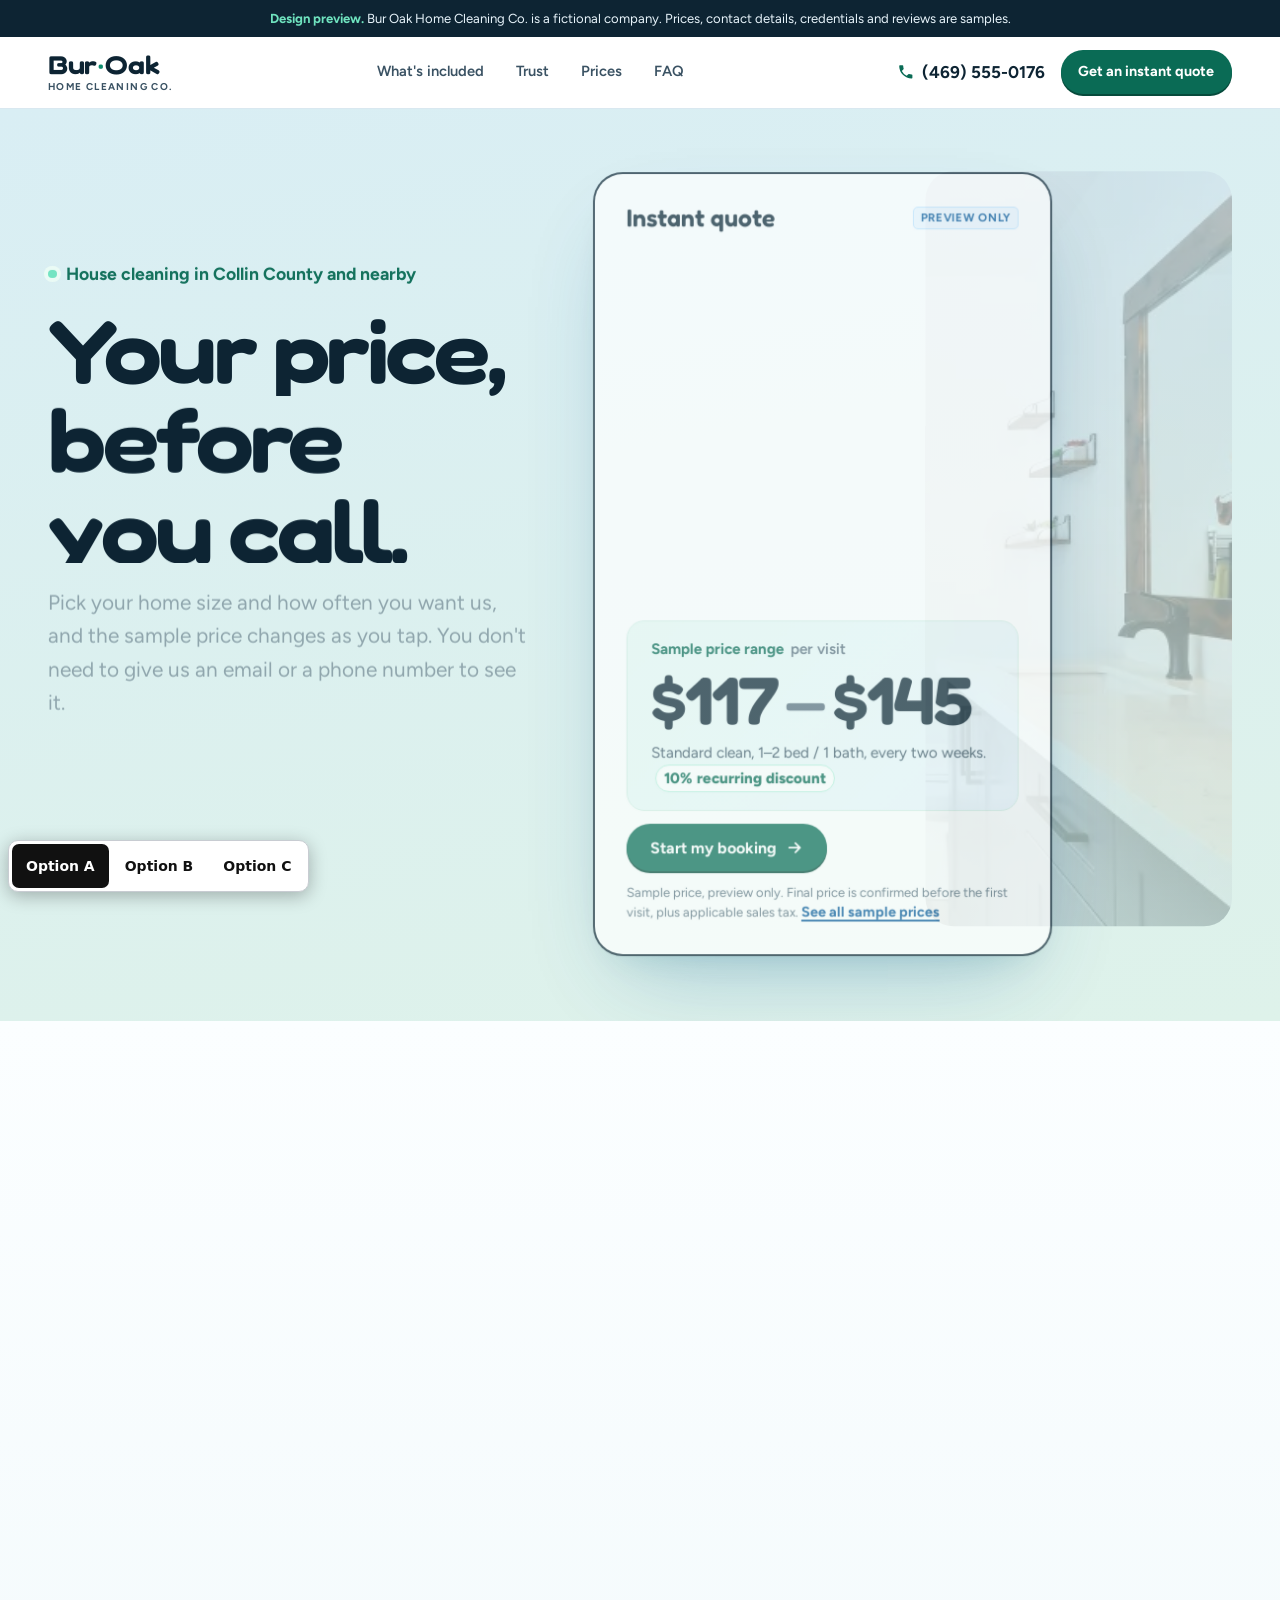
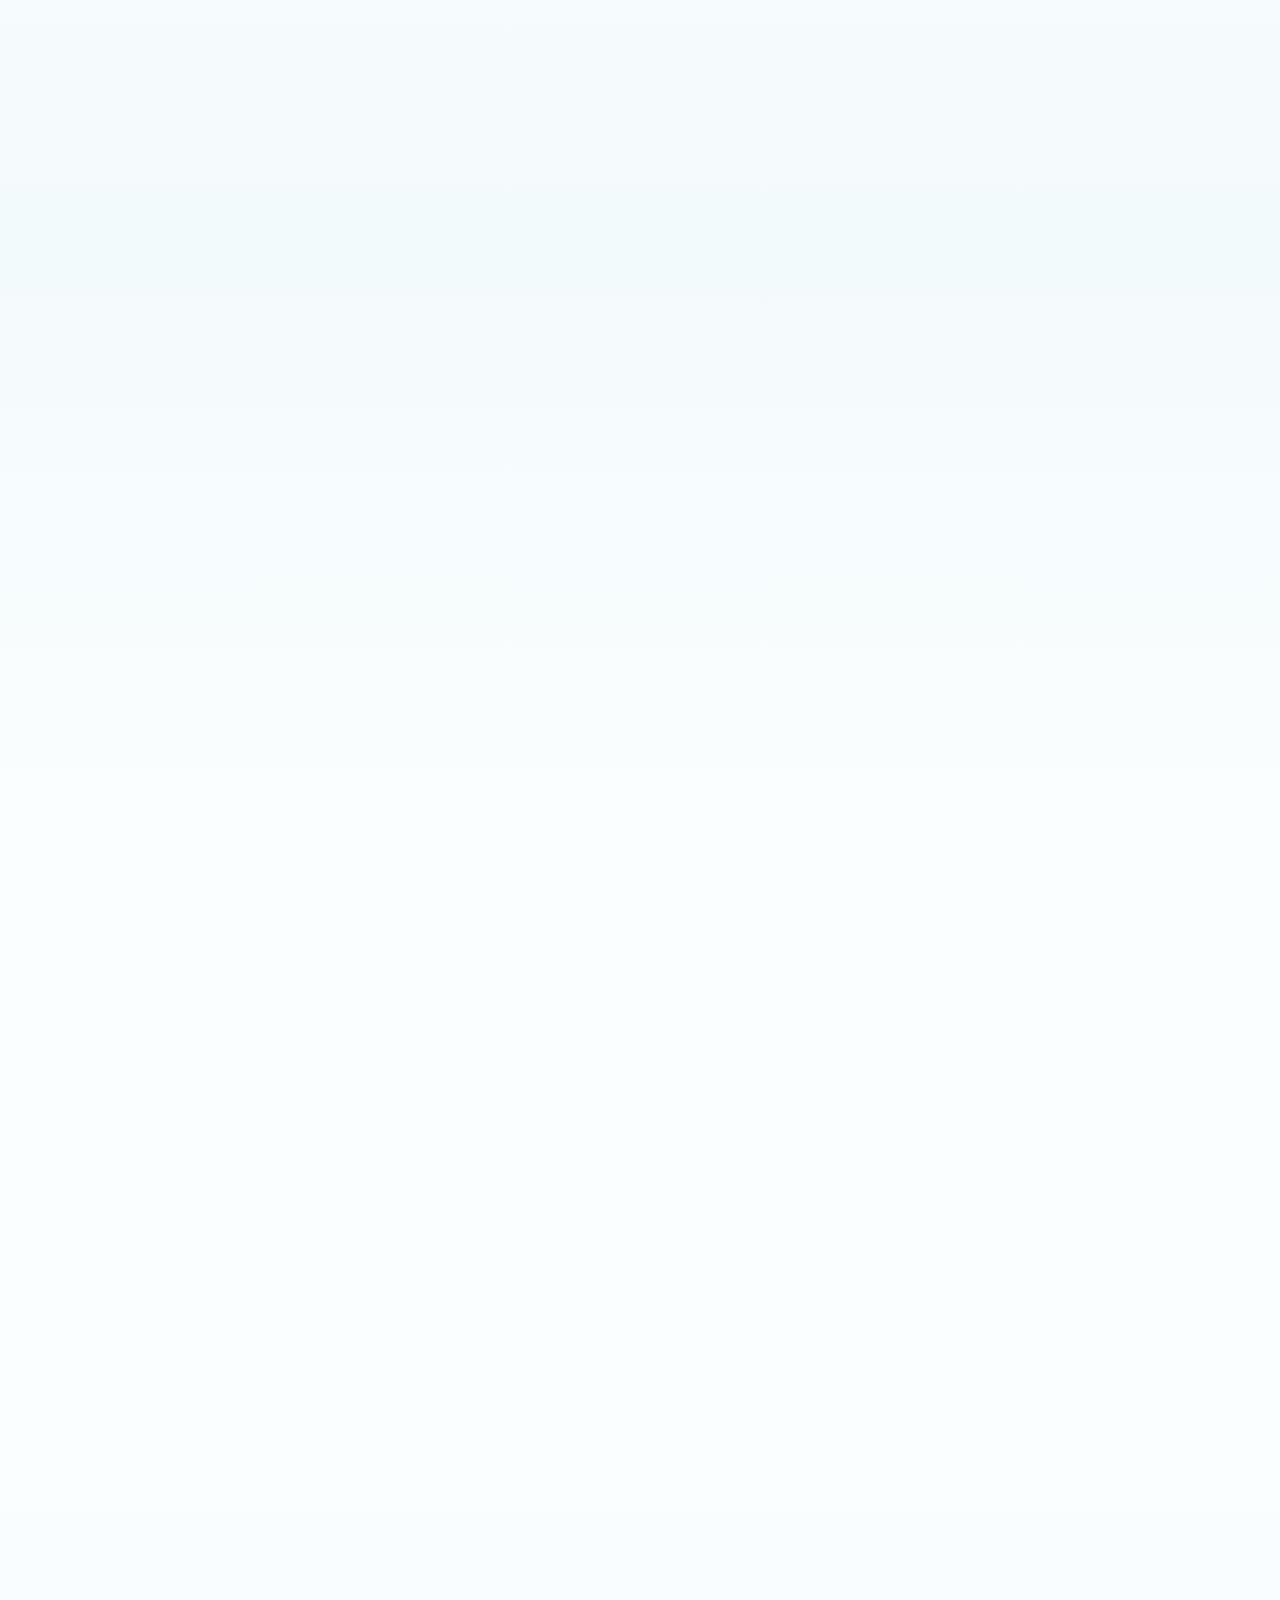
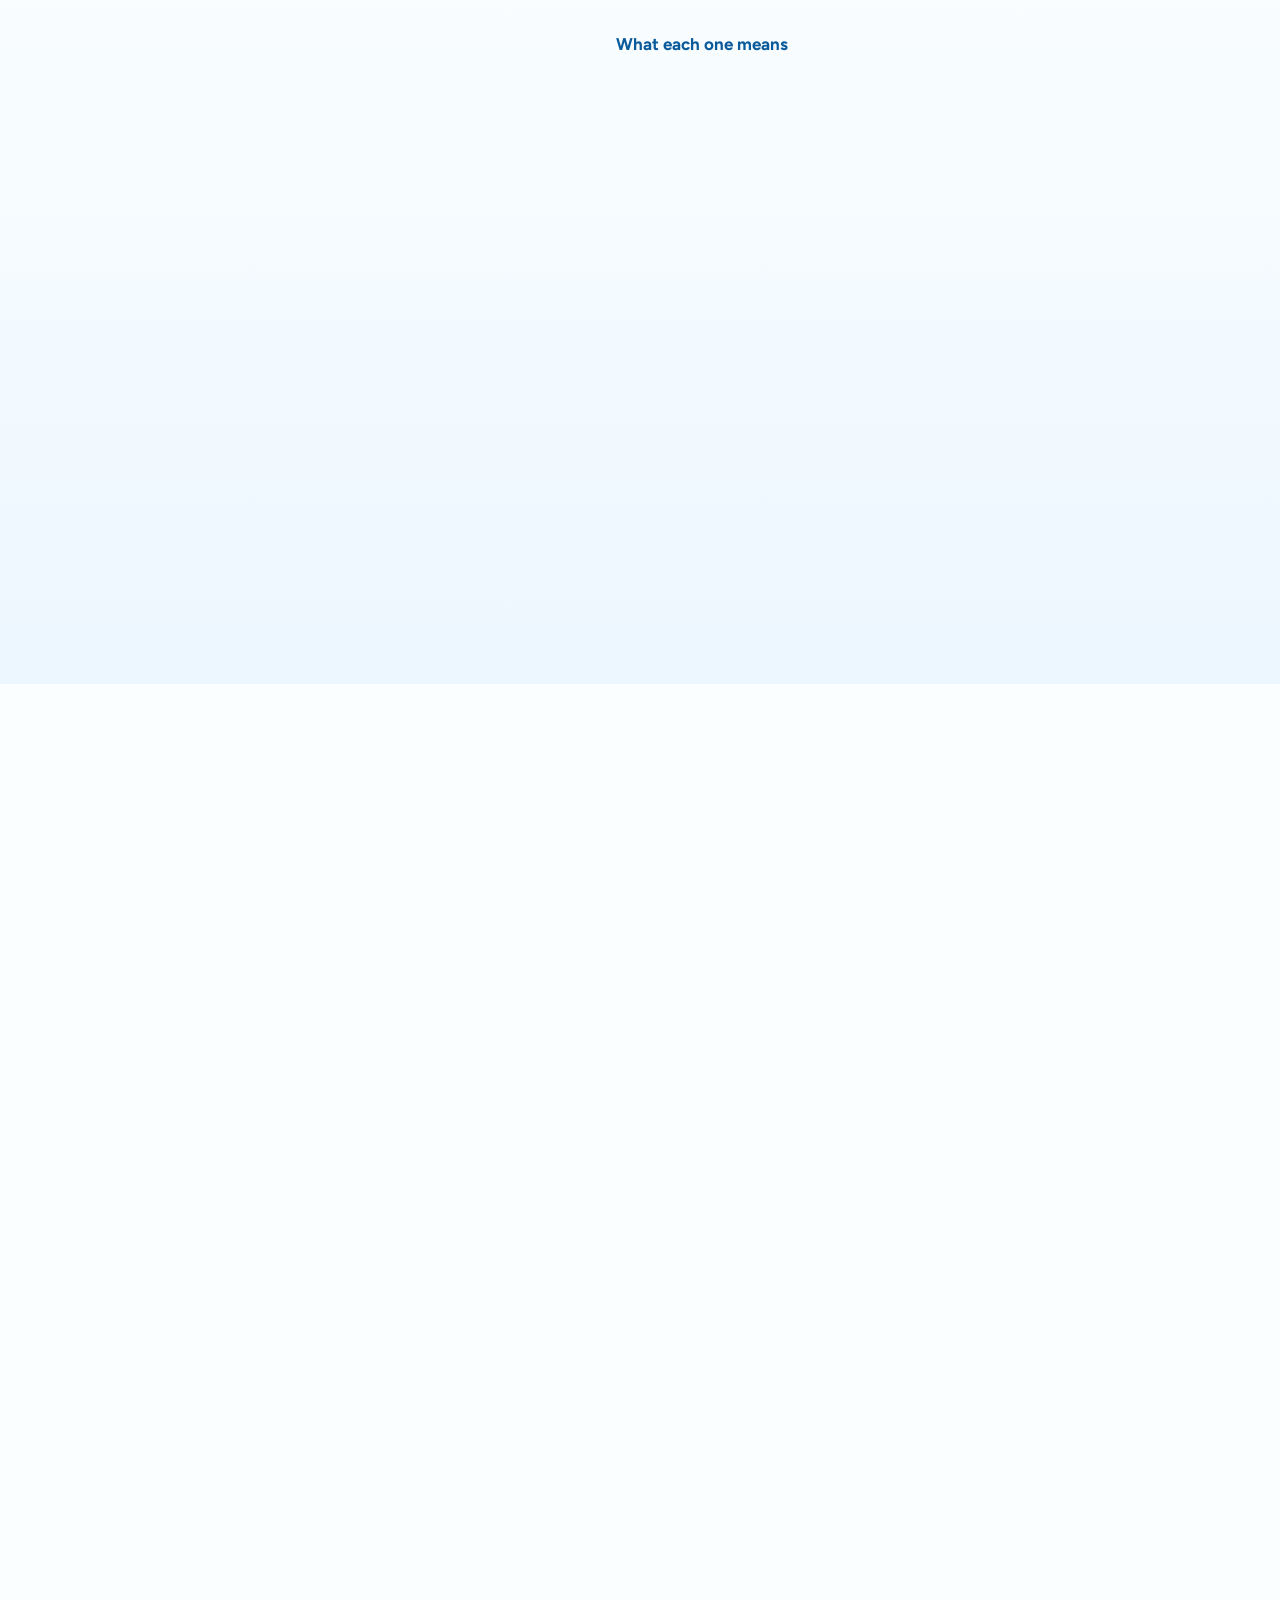
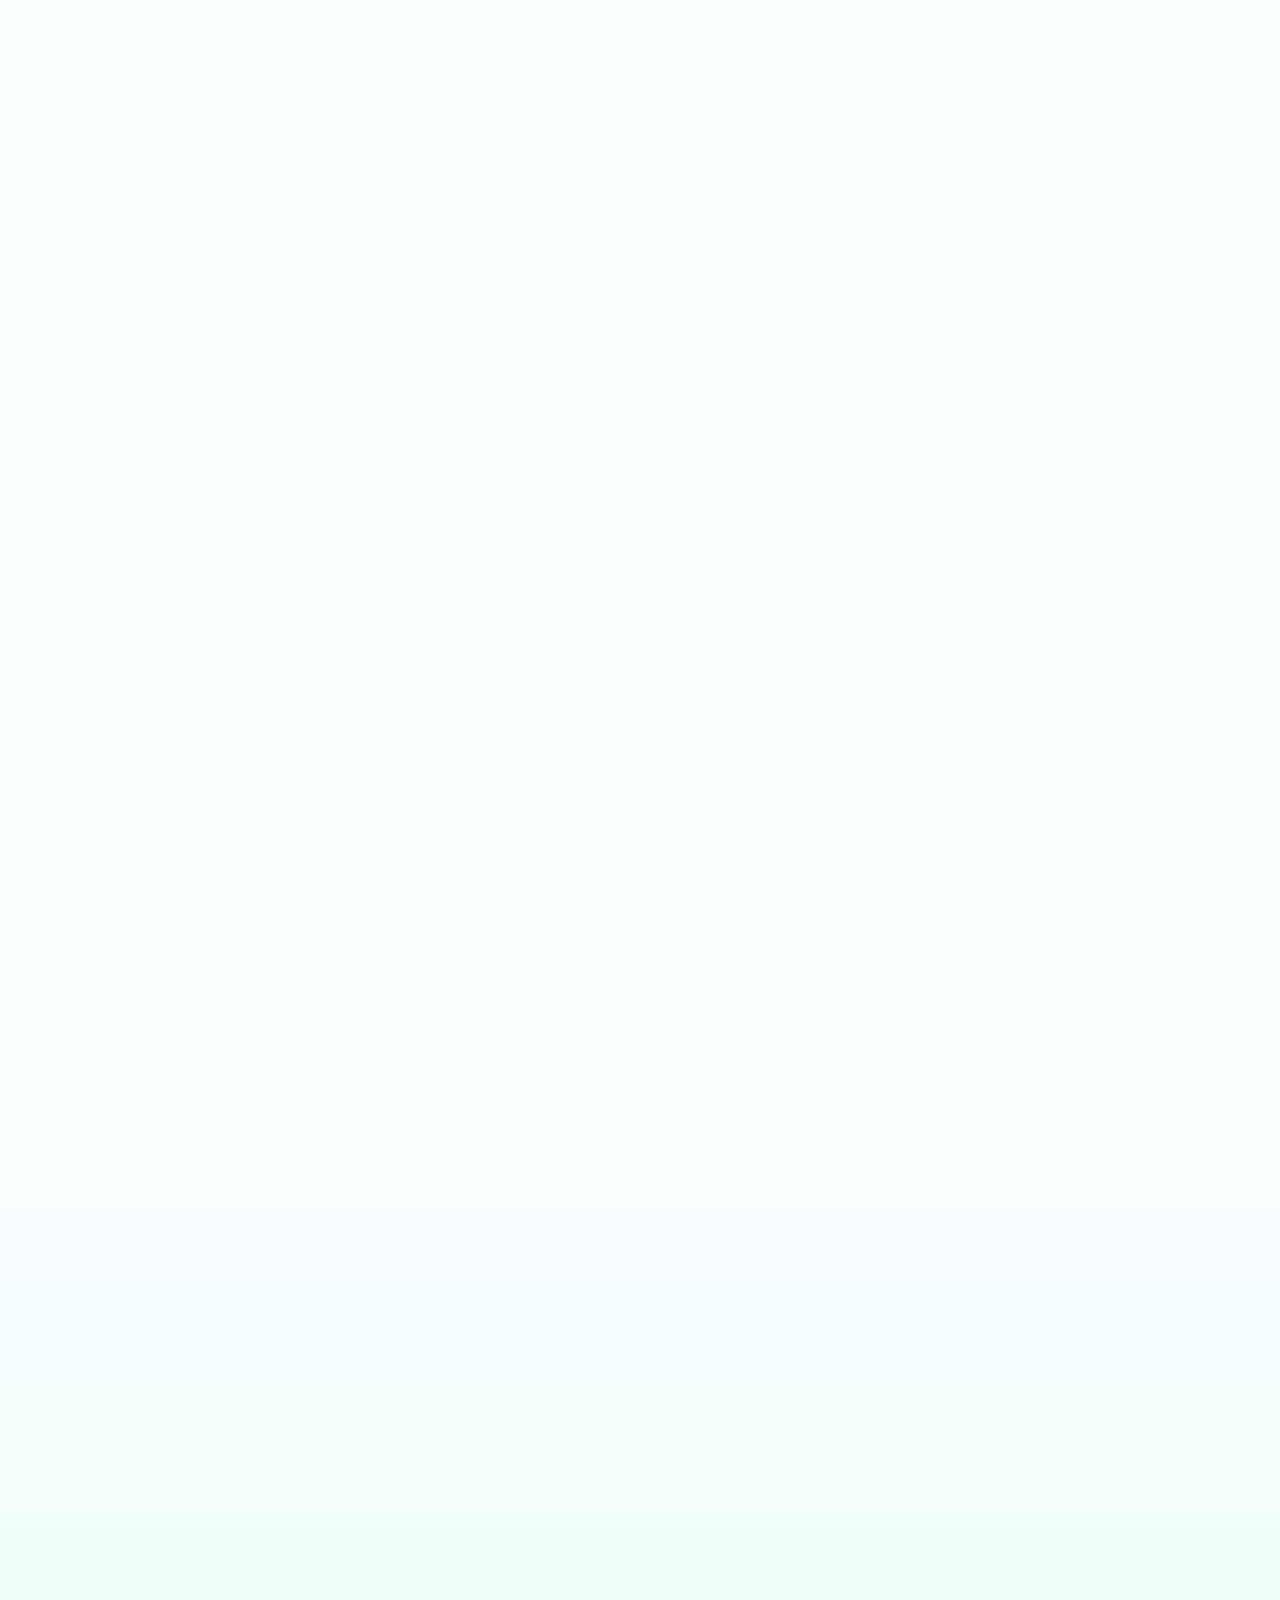
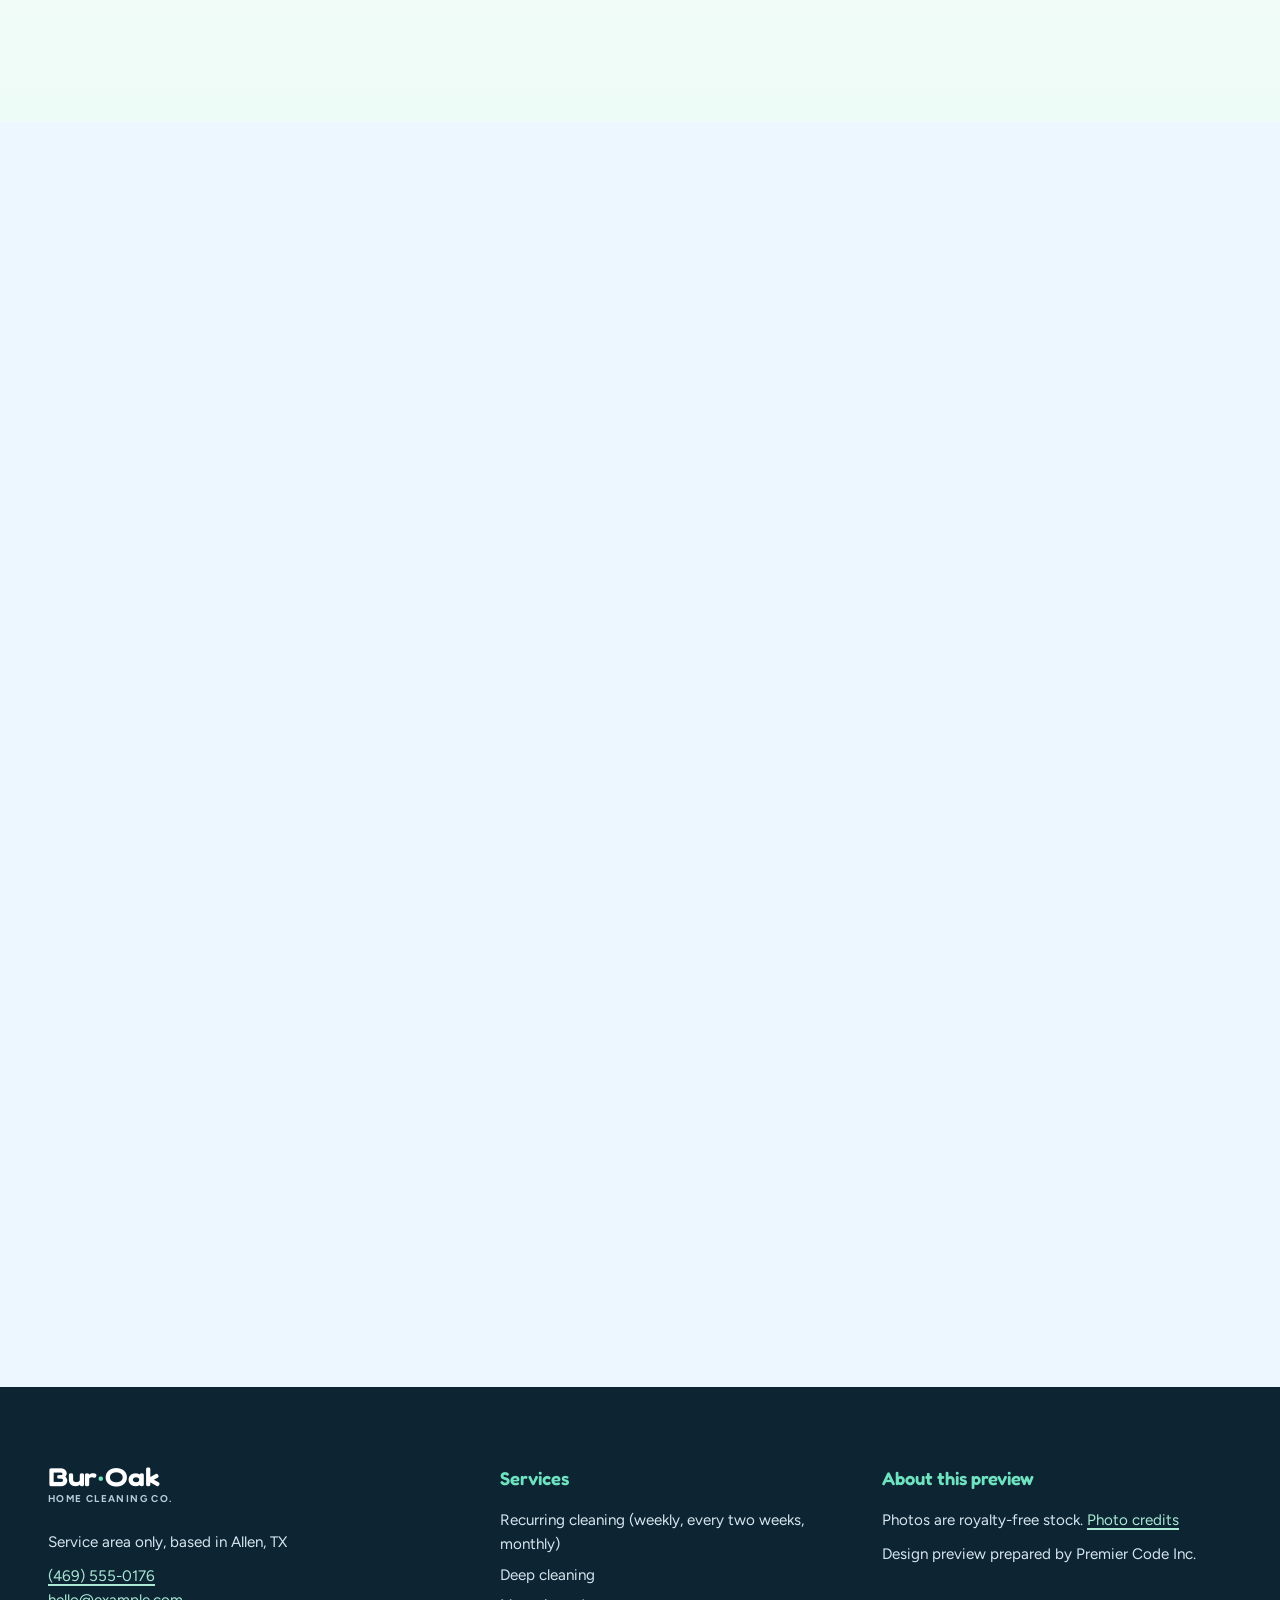
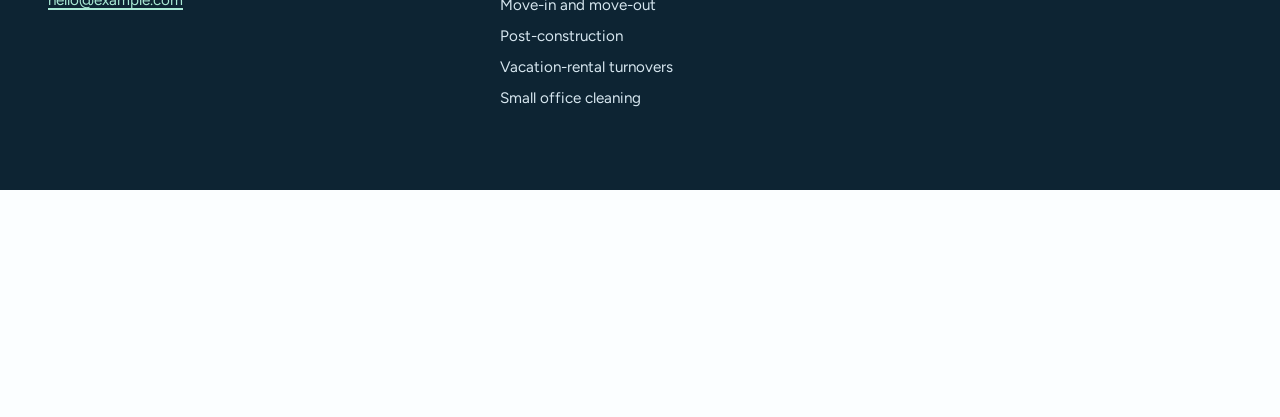
<file: index.html>
<!doctype html>
<html lang="en">
<head>
  <meta charset="utf-8">
  <meta name="viewport" content="width=device-width, initial-scale=1">
  <meta name="robots" content="noindex, nofollow">
  <meta http-equiv="refresh" content="0; url=option-a/">
  <title>Bur Oak Home Cleaning Co. · design preview</title>
  <style>
    body { margin: 0; min-height: 100svh; display: grid; place-items: center; font: 17px/1.5 system-ui, -apple-system, "Segoe UI", sans-serif; color: #1d2329; background: #f7f7f5; text-align: center; padding: 1.5rem; }
    a { color: #0b5cad; font-weight: 600; }
    a:focus-visible { outline: 3px solid #1a73e8; outline-offset: 2px; }
  </style>
</head>
<body>
  <main>
    <h1 style="font-size:1.4rem;margin:0 0 .5rem">Bur Oak Home Cleaning Co. design preview</h1>
    <p>Opening Option A. <a href="option-a/">Go to the preview</a> if nothing happens.</p>
  </main>
<!-- REMOVE AT LAUNCH: option switcher -->
<!-- Copy this block unchanged to the end of <body> on every option page, just before </body>.
     Per page, move aria-current="page" and the "on" class to that page's own link. Change nothing else.
     Links are relative to option-a/, option-b/ and option-c/ folders (one level below the site root). -->
<style class="pv-style">
  html { scroll-padding-bottom: 6rem; }
  footer, .site-footer, body > :last-of-type:not(script):not(nav) { padding-bottom: max(env(safe-area-inset-bottom), 5rem); }
  .pv-switch {
    position: fixed; left: 8px; bottom: 8px; z-index: 9999;
    display: flex; gap: 2px; padding: 3px;
    background: #fff; border: 1px solid #c8ccd2; border-radius: 10px;
    box-shadow: 0 4px 18px rgba(0,0,0,.28);
    font: 600 14px/1.2 system-ui, -apple-system, "Segoe UI", sans-serif;
  }
  .pv-switch a {
    display: flex; align-items: center; justify-content: center;
    min-height: 44px; padding: 0 14px; border-radius: 7px;
    color: #111; background: transparent; text-decoration: none; white-space: nowrap;
  }
  .pv-switch a:hover { background: #eceef1; }
  .pv-switch a.on { color: #fff; background: #111; }
  .pv-switch a:focus-visible { outline: 3px solid #1a73e8; outline-offset: 1px; }
  @media (max-width: 420px) { .pv-switch a { padding: 0 11px; font-size: 13px; } }
  @media print { .pv-switch { display: none; } }
</style>
<nav class="pv-switch" aria-label="Design options">
  <a href="../option-a/">Option A</a>
  <a href="../option-b/">Option B</a>
  <a href="../option-c/">Option C</a>
</nav>
<!-- /REMOVE AT LAUNCH -->
</body>
</html>
</file>
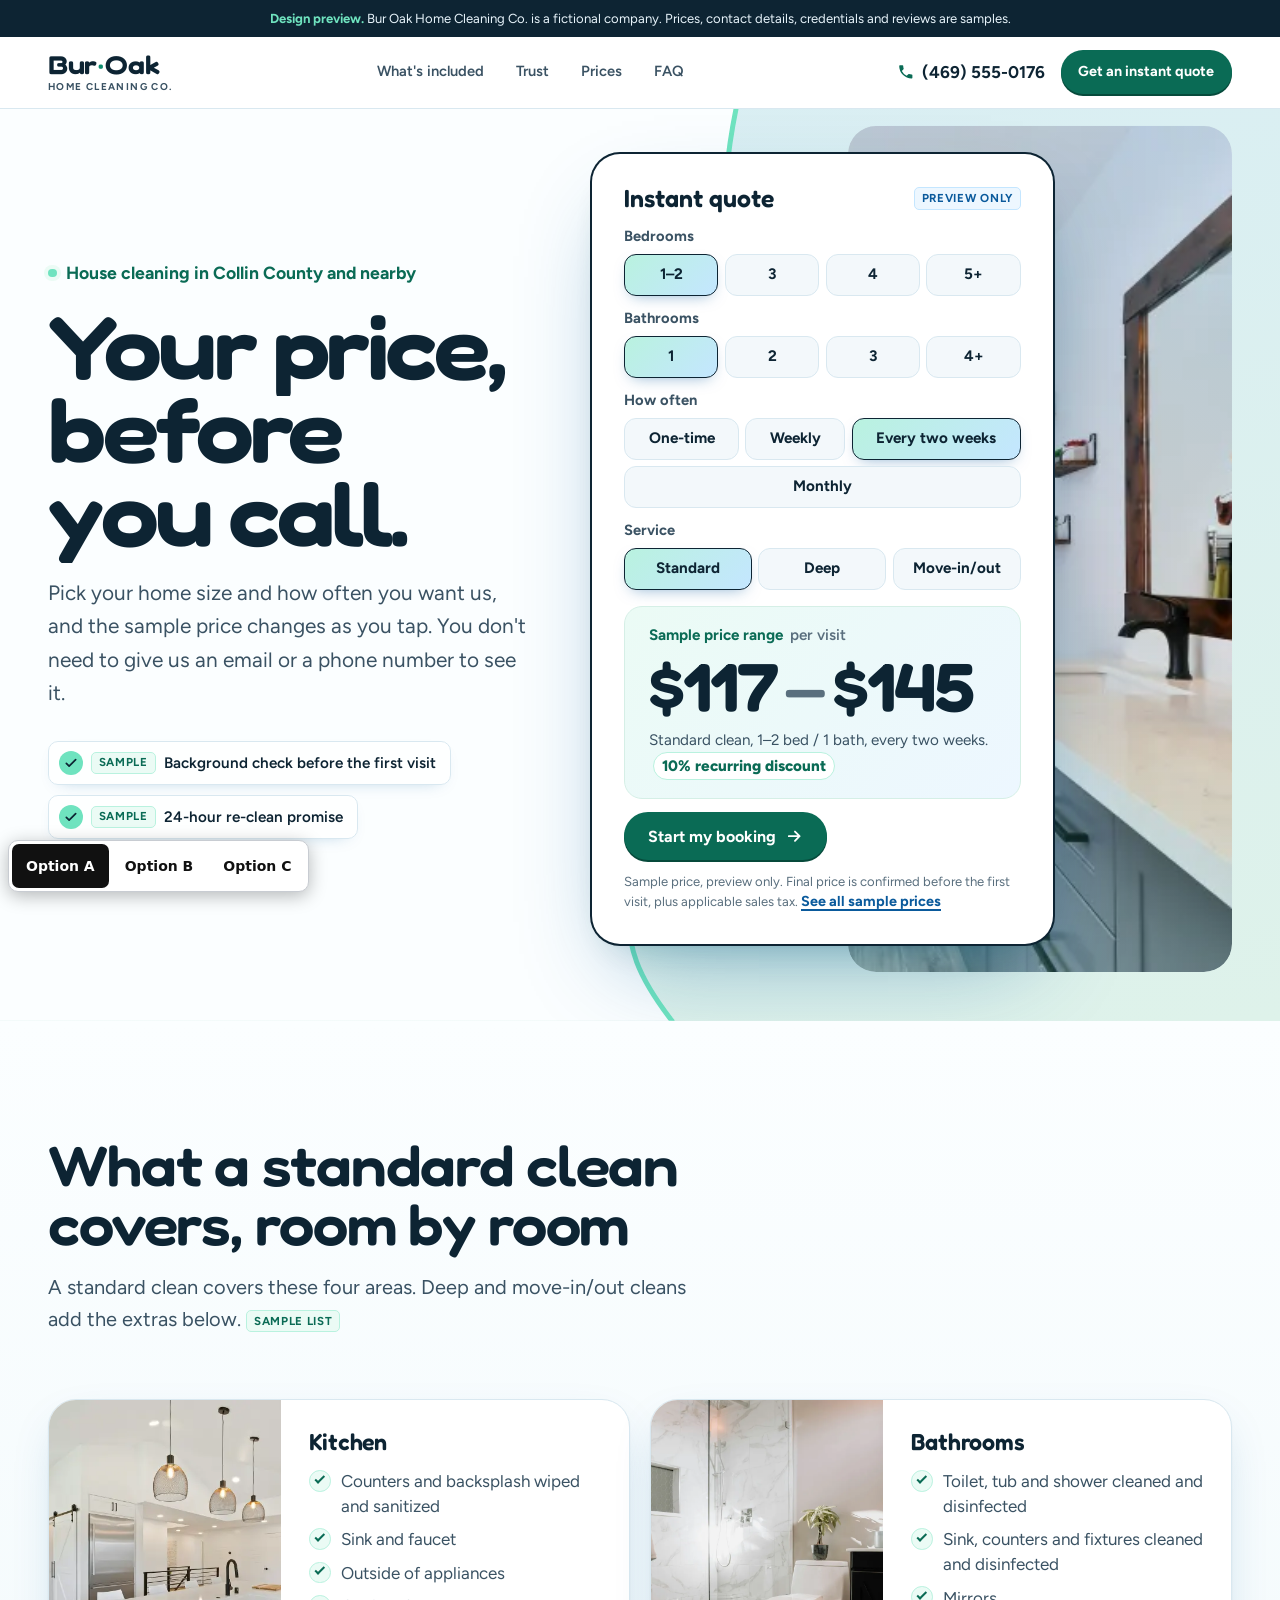
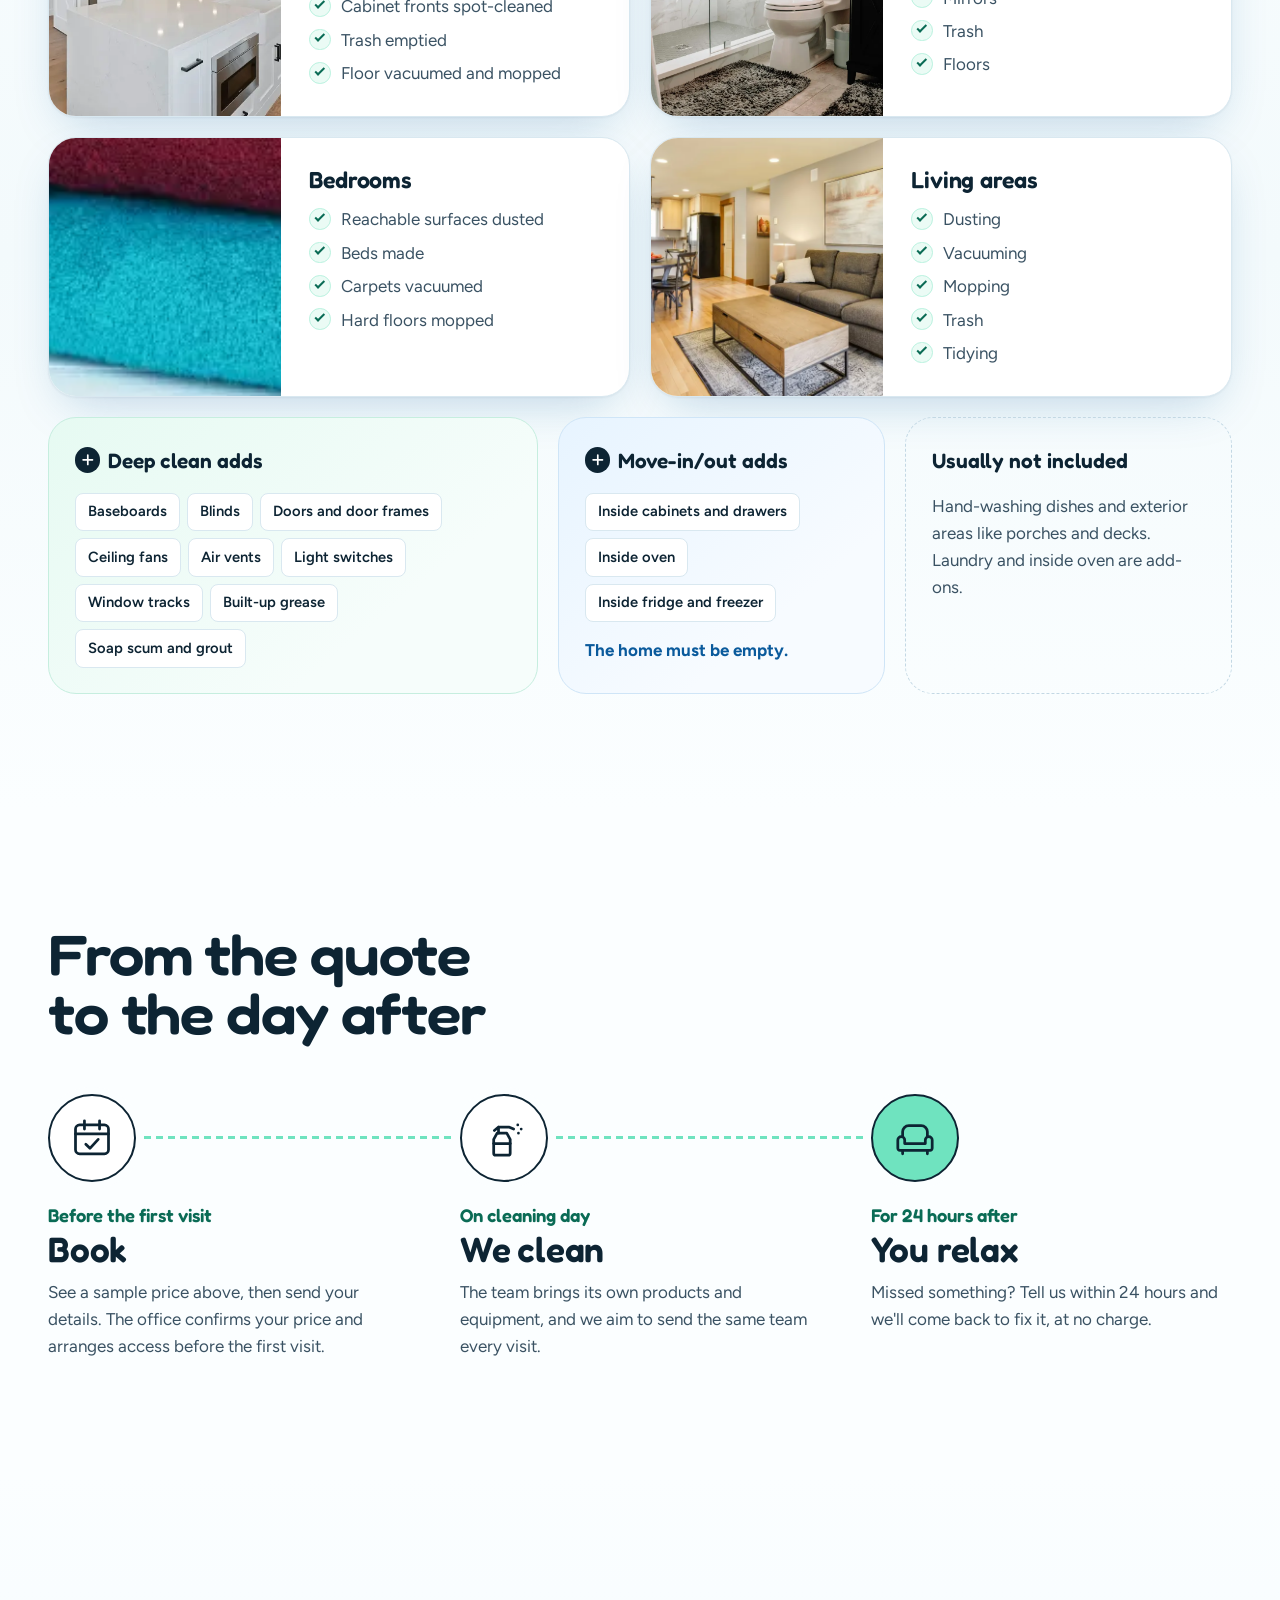
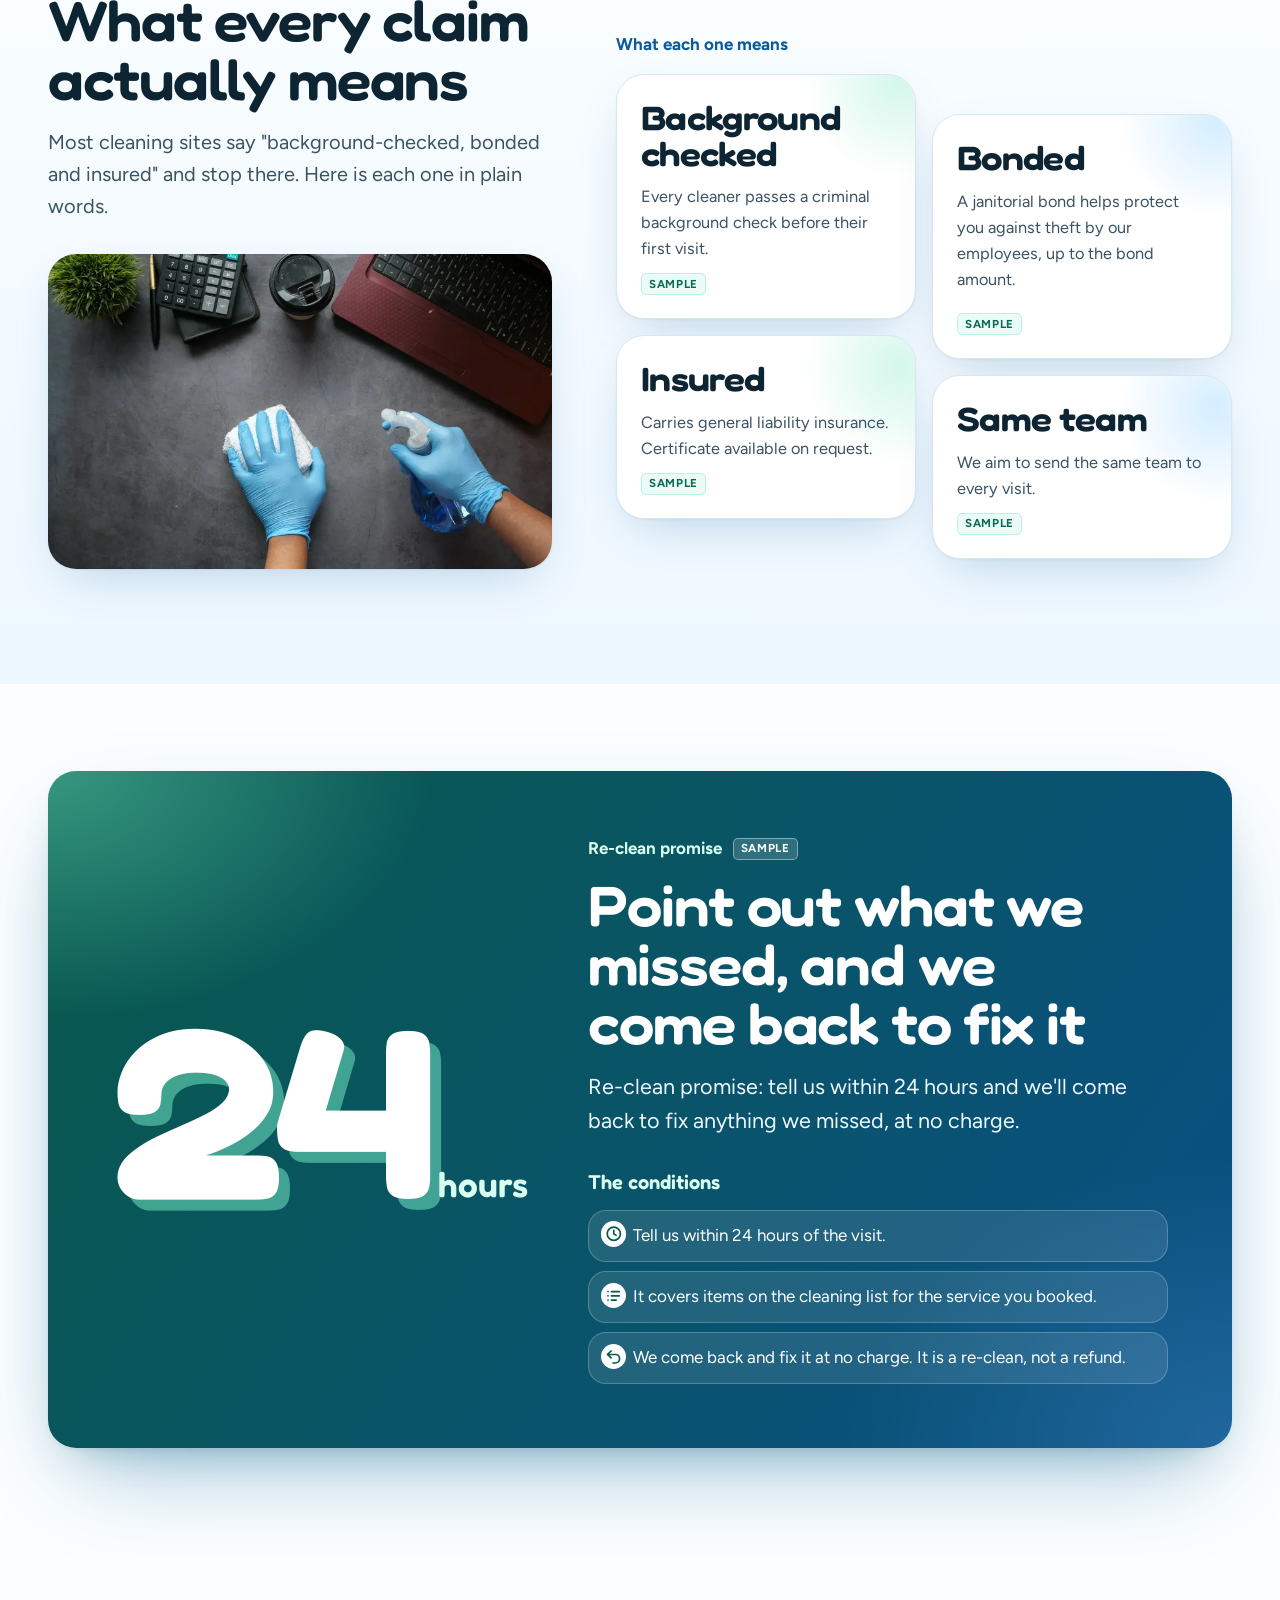
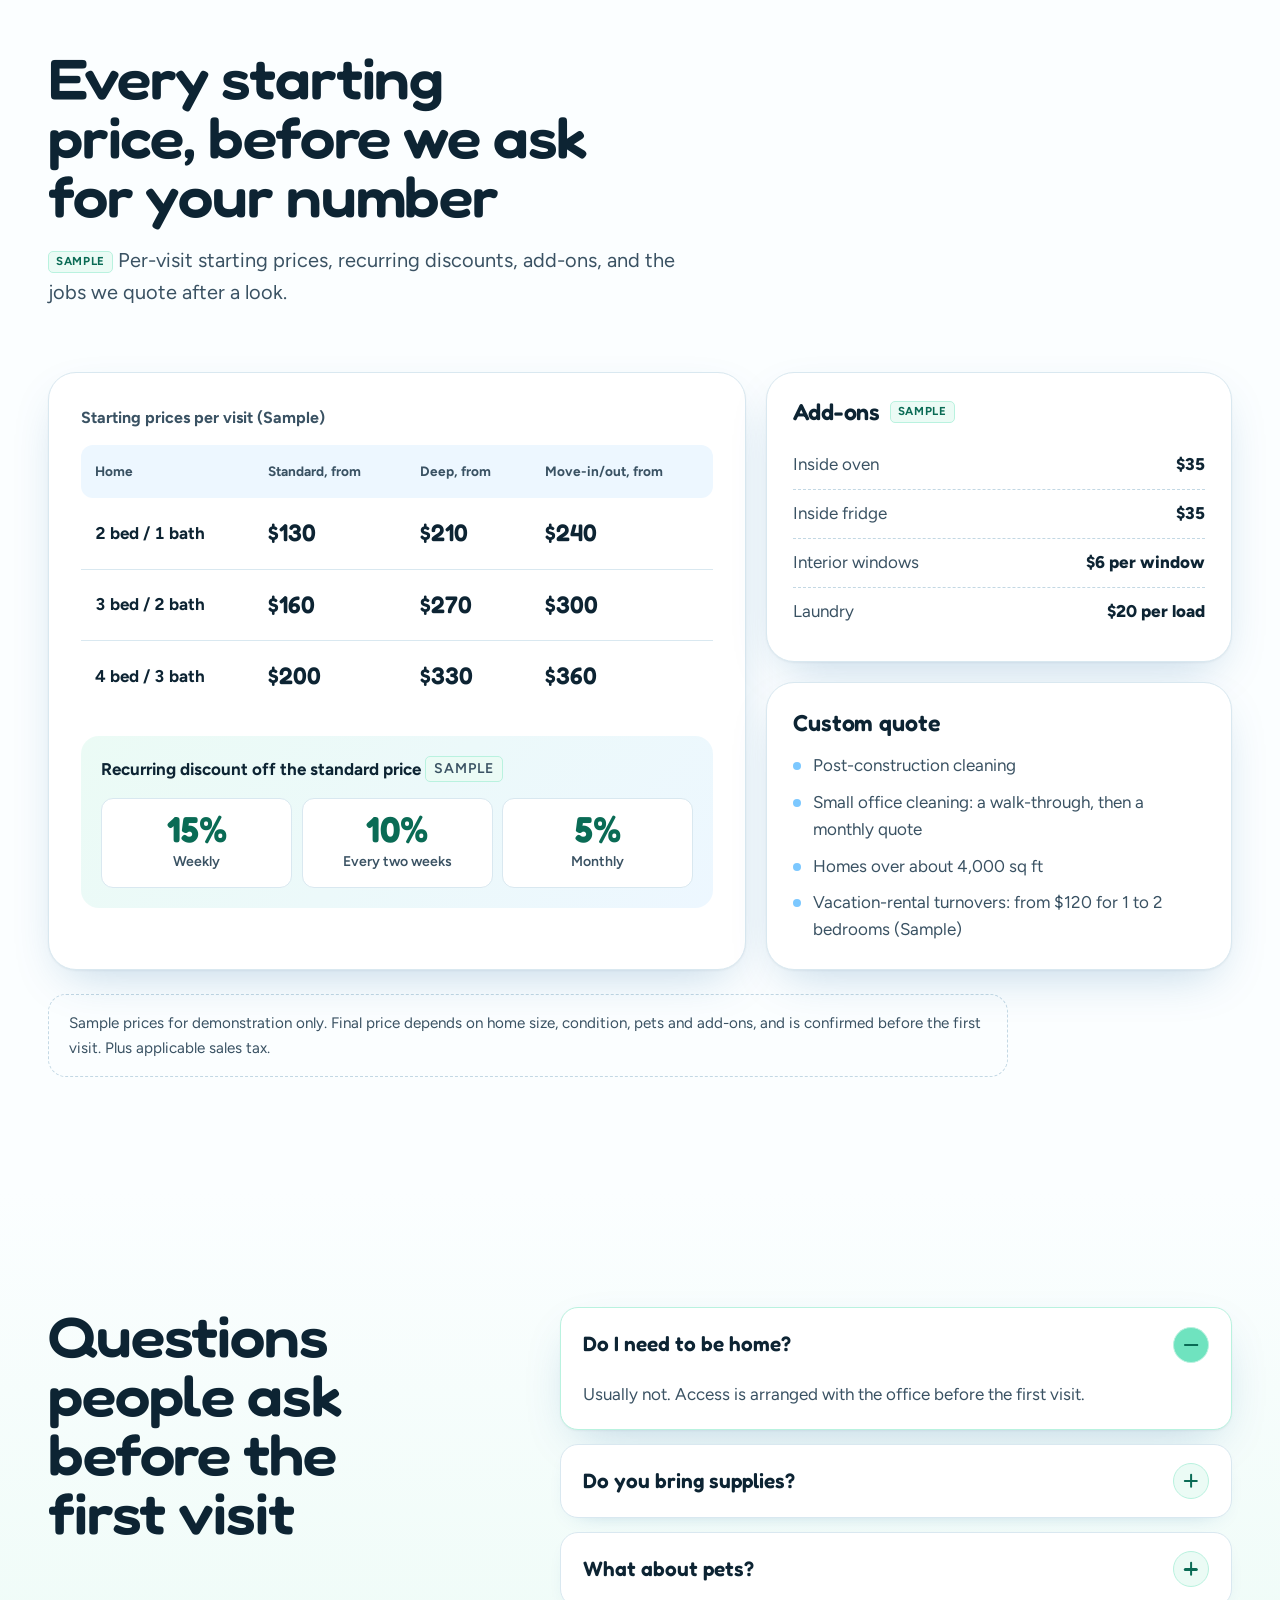
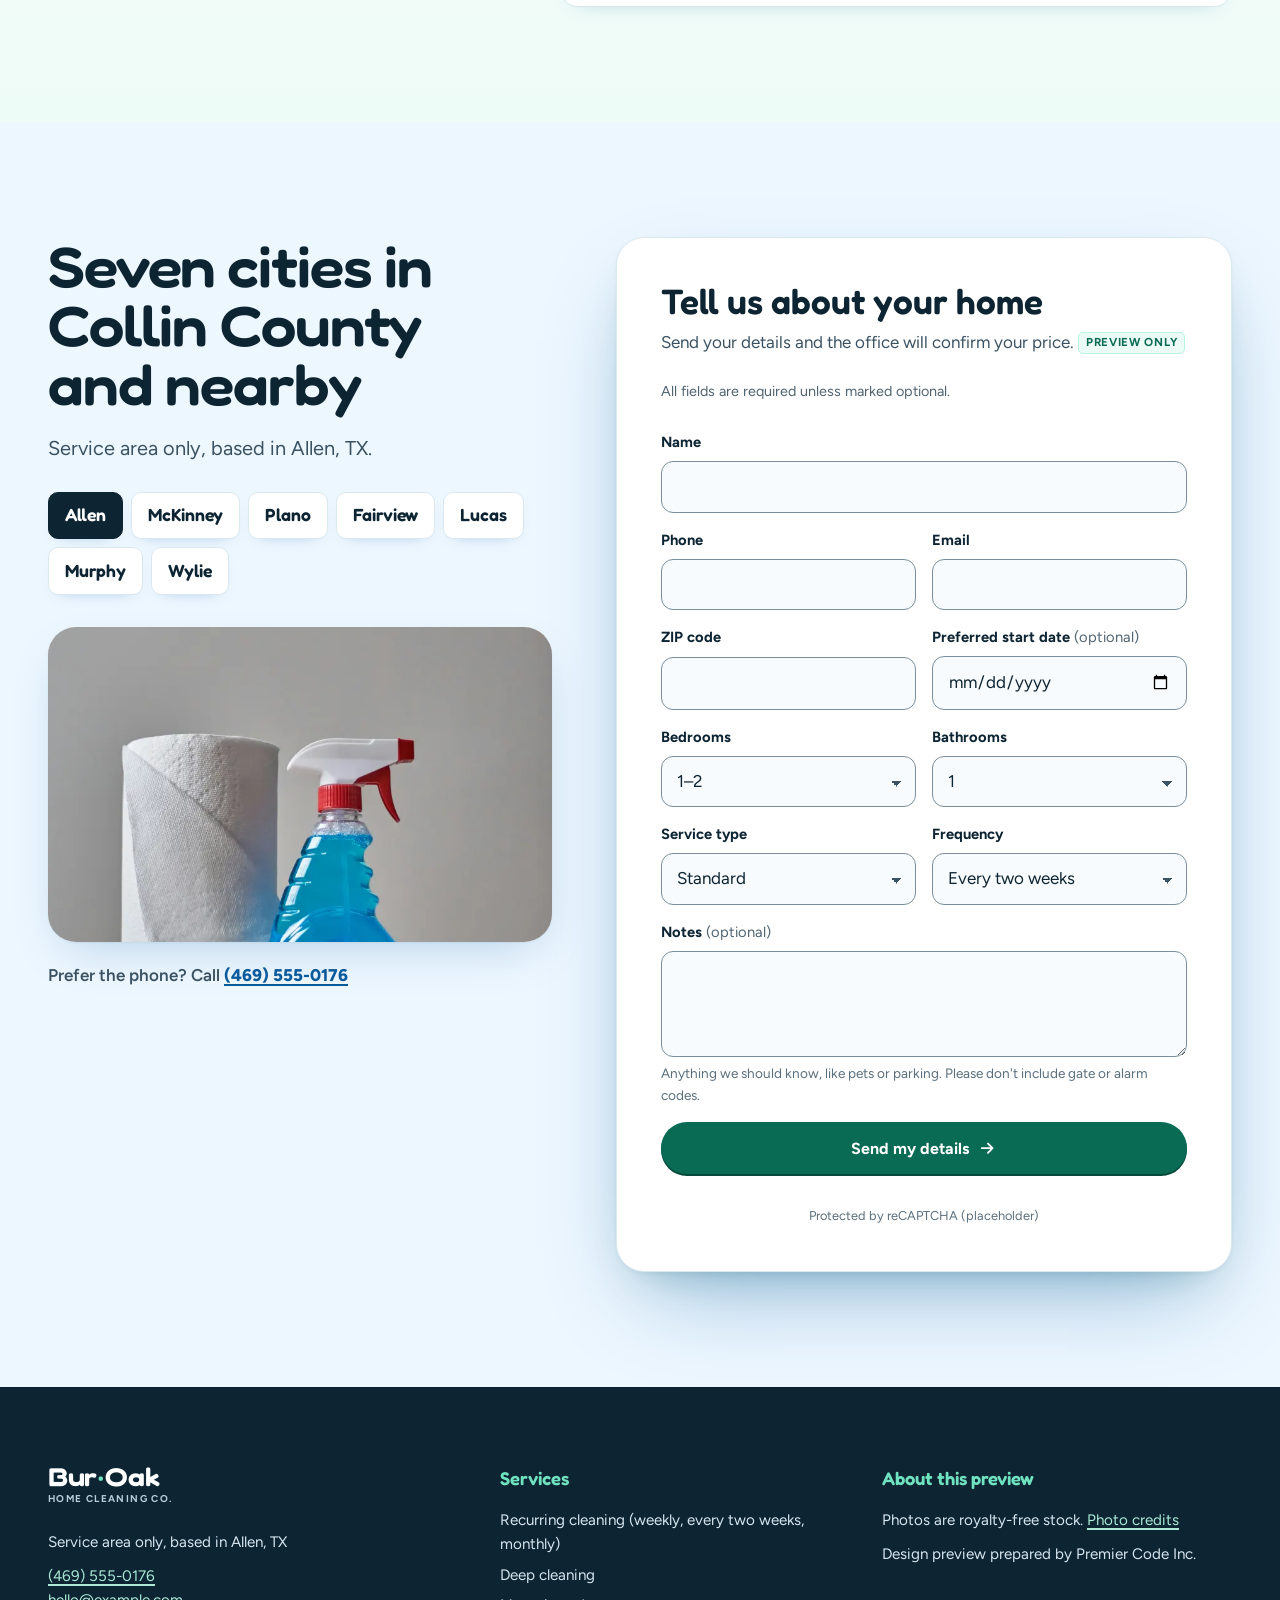
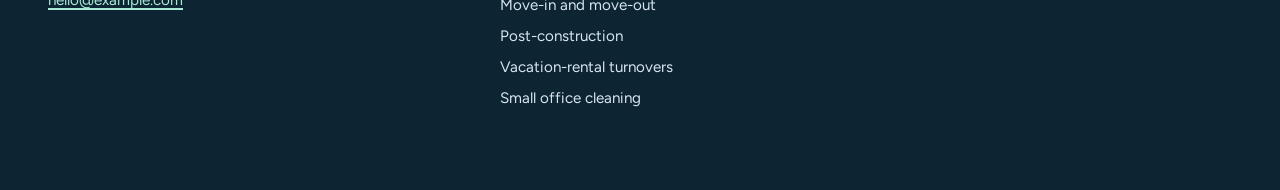
<file: option-a/index.html>
<!doctype html>
<!--
  PITCH NOTE (Option A, "Fresh and bright"): a bright mint-and-sky homepage where the instant quote is the hero,
  so a visitor sees a sample price range in seconds, before giving any contact details.
  Look first at the hero widget: change bedrooms, bathrooms, frequency and service type and watch the price move.
  Then scroll to "What every claim means" (trust) and the 24-hour re-clean promise.
-->
<html lang="en">
<head>
  <meta charset="utf-8">
  <meta name="viewport" content="width=device-width, initial-scale=1">
  <meta name="robots" content="noindex, nofollow">
  <title>Bur Oak Home Cleaning Co. | See a sample price in seconds (Design preview)</title>
  <meta name="description" content="Design preview for a fictional house cleaning company in Allen, TX. Pick your home size and frequency to see a sample price range instantly, with no contact details needed.">
  <meta name="theme-color" content="#f4fbff">
  <link rel="icon" href="data:,">
  <link rel="preconnect" href="https://fonts.googleapis.com">
  <link rel="preconnect" href="https://fonts.gstatic.com" crossorigin>
  <link rel="stylesheet" href="https://fonts.googleapis.com/css2?family=Figtree:wght@400;500;600;700;800&family=Fredoka:wdth,wght@75..125,400..700&display=swap">
  <link rel="stylesheet" href="styles.css">
  <script>document.documentElement.classList.add('js');</script>
  <script src="main.js" defer></script>
</head>
<body>
  <div class="page">
  <a class="skip-link" href="#main">Skip to main content</a>

  <svg class="sprite" aria-hidden="true" focusable="false">
    <symbol id="i-book" viewBox="0 0 32 32"><g fill="none" stroke="currentColor" stroke-width="2" stroke-linecap="round" stroke-linejoin="round"><rect x="4" y="6.5" width="24" height="21" rx="3"/><path d="M4 13h24M10.5 3.5v6M21.5 3.5v6M11.5 20.5l3 3 6-6.5"/></g></symbol>
    <symbol id="i-clean" viewBox="0 0 32 32"><g fill="none" stroke="currentColor" stroke-width="2" stroke-linecap="round" stroke-linejoin="round"><path d="M11 12.5h7l2.5 4.5v10a1.5 1.5 0 0 1-1.5 1.5H10A1.5 1.5 0 0 1 8.5 27V17Z"/><path d="M12 12.5V8h7.5l3.5 1.5M12 8l-3 2.5"/><path d="M8.5 20h12"/><path d="M26 6.5v.01M28.5 9.5v.01M26.5 12.5v.01"/></g></symbol>
    <symbol id="i-relax" viewBox="0 0 32 32"><g fill="none" stroke="currentColor" stroke-width="2" stroke-linecap="round" stroke-linejoin="round"><path d="M7 15v-3.5A4.5 4.5 0 0 1 11.5 7h9a4.5 4.5 0 0 1 4.5 4.5V15"/><path d="M3.5 17.5a2.5 2.5 0 0 1 5 0V20h15v-2.5a2.5 2.5 0 0 1 5 0v6a1.5 1.5 0 0 1-1.5 1.5H5a1.5 1.5 0 0 1-1.5-1.5Z"/><path d="M7 25v2.5M25 25v2.5"/></g></symbol>
    <symbol id="i-clock" viewBox="0 0 24 24"><g fill="none" stroke="currentColor" stroke-width="2.2" stroke-linecap="round" stroke-linejoin="round"><circle cx="12" cy="12" r="8.5"/><path d="M12 7.5V12l3 2"/></g></symbol>
    <symbol id="i-list" viewBox="0 0 24 24"><g fill="none" stroke="currentColor" stroke-width="2.2" stroke-linecap="round" stroke-linejoin="round"><path d="M9 6.5h10M9 12h10M9 17.5h6"/><path d="M4.5 6.5h.01M4.5 12h.01M4.5 17.5h.01"/></g></symbol>
    <symbol id="i-return" viewBox="0 0 24 24"><g fill="none" stroke="currentColor" stroke-width="2.2" stroke-linecap="round" stroke-linejoin="round"><path d="M8.5 13.5 4 9l4.5-4.5"/><path d="M4 9h10a5.5 5.5 0 0 1 0 11h-3"/></g></symbol>
    <symbol id="tick" viewBox="0 0 24 24"><path d="M5 12.5l4.2 4.2L19 7" fill="none" stroke="currentColor" stroke-width="2.6" stroke-linecap="round" stroke-linejoin="round"/></symbol>
    <symbol id="plus" viewBox="0 0 24 24"><path d="M12 5v14M5 12h14" fill="none" stroke="currentColor" stroke-width="2.6" stroke-linecap="round"/></symbol>
    <symbol id="phone" viewBox="0 0 24 24"><path d="M6.6 10.8a15.1 15.1 0 0 0 6.6 6.6l2.2-2.2a1 1 0 0 1 1-.25 11.4 11.4 0 0 0 3.6.57 1 1 0 0 1 1 1V20a1 1 0 0 1-1 1A17 17 0 0 1 3 4a1 1 0 0 1 1-1h3.5a1 1 0 0 1 1 1c0 1.25.2 2.45.57 3.57a1 1 0 0 1-.25 1Z" fill="currentColor"/></symbol>
    <symbol id="arrow" viewBox="0 0 24 24"><path d="M5 12h14M13 6l6 6-6 6" fill="none" stroke="currentColor" stroke-width="2.4" stroke-linecap="round" stroke-linejoin="round"/></symbol>
  </svg>

  <div class="preview-bar" role="note">
    <p><strong>Design preview.</strong> Bur Oak Home Cleaning Co. is a fictional company. Prices, contact details, credentials and reviews are samples.</p>
  </div>

  <header class="site-header">
    <div class="wrap header-inner">
      <a class="wordmark" href="#main" aria-label="Bur Oak Home Cleaning Co., back to top">
        <span class="wordmark-main">Bur<span class="wordmark-dot" aria-hidden="true">·</span>Oak</span>
        <span class="wordmark-sub">Home Cleaning Co.</span>
      </a>
      <nav class="site-nav" aria-label="Main">
        <ul>
          <li class="nav-phone"><a href="tel:+14695550176"><svg aria-hidden="true"><use href="#phone"/></svg>(469) 555-0176</a></li>
          <li><a href="#included">What's included</a></li>
          <li><a href="#trust">Trust</a></li>
          <li><a href="#prices">Prices</a></li>
          <li><a href="#faq">FAQ</a></li>
        </ul>
      </nav>
      <div class="header-actions">
        <!-- PLACEHOLDER: client's real phone number (469-555-0176 is a reserved fictional number) -->
        <a class="header-phone" href="tel:+14695550176">
          <svg aria-hidden="true"><use href="#phone"/></svg>
          <span>(469) 555-0176</span>
        </a>
        <a class="btn btn-primary btn-sm" href="#instant-quote">Get an instant quote</a>
      </div>
    </div>
  </header>

  <main id="main" tabindex="-1">

    <!-- HERO + QUOTE WIDGET -->
    <section class="hero" aria-labelledby="hero-title">
      <!-- One squeegee pass: the copy side is wiped clear, the water line runs down behind the quote card -->
      <svg class="hero-wipe hero-wipe-wide" aria-hidden="true" focusable="false" viewBox="0 0 1000 1000" preserveAspectRatio="none">
        <path class="wipe-clear" d="M0 0 H575 C 540 240, 610 440, 548 650 S 470 900, 525 1000 H0 Z"/>
        <path class="wipe-edge" d="M575 0 C 540 240, 610 440, 548 650 S 470 900, 525 1000"/>
      </svg>
      <svg class="hero-wipe hero-wipe-narrow" aria-hidden="true" focusable="false" viewBox="0 0 1000 1000" preserveAspectRatio="none">
        <path class="wipe-clear" d="M0 0 H1000 V420 C 820 470, 620 370, 420 430 S 140 470, 0 410 Z"/>
        <path class="wipe-edge" d="M1000 420 C 820 470, 620 370, 420 430 S 140 470, 0 410"/>
      </svg>

      <div class="wrap hero-grid">
        <div class="hero-copy">
          <p class="hero-where"><span class="eyebrow-dot" aria-hidden="true"></span>House cleaning in Collin County and nearby</p>
          <h1 id="hero-title" class="hero-title">
            <span class="line"><span>Your price,</span></span>
            <span class="line"><span>before</span> <span>you call.</span></span>
          </h1>
          <p class="hero-lede">Pick your home size and how often you want us, and the sample price changes as you tap. You don't need to give us an email or a phone number to see it.</p>

        </div>

        <div class="hero-stage">
          <figure class="hero-photo">
            <picture>
              <source type="image/webp" srcset="../assets/img/bathroom-shower-vanity-01-800.webp 800w, ../assets/img/bathroom-shower-vanity-01-1600.webp 1600w, ../assets/img/bathroom-shower-vanity-01-2400.webp 2400w" sizes="(min-width: 64em) 30vw, 60vw">
              <img src="../assets/img/bathroom-shower-vanity-01-800.webp" width="800" height="534" alt="Modern bathroom with a glass shower, soaking tub and double vanity" fetchpriority="high">
            </picture>
          </figure>

          <div class="quote-card" id="instant-quote">
            <div class="quote-head">
              <h2 class="quote-title">Instant quote</h2>
              <span class="tag tag-live">Preview only</span>
            </div>

            <form class="quote-form" id="quote-widget" aria-describedby="quote-note" novalidate>
              <fieldset class="seg">
                <legend>Bedrooms</legend>
                <div class="seg-row">
                  <label><input type="radio" name="w-beds" value="2" checked><span>1–2</span></label>
                  <label><input type="radio" name="w-beds" value="3"><span>3</span></label>
                  <label><input type="radio" name="w-beds" value="4"><span>4</span></label>
                  <label><input type="radio" name="w-beds" value="5"><span>5+</span></label>
                </div>
              </fieldset>
              <fieldset class="seg">
                <legend>Bathrooms</legend>
                <div class="seg-row">
                  <label><input type="radio" name="w-baths" value="1" checked><span>1</span></label>
                  <label><input type="radio" name="w-baths" value="2"><span>2</span></label>
                  <label><input type="radio" name="w-baths" value="3"><span>3</span></label>
                  <label><input type="radio" name="w-baths" value="4"><span>4+</span></label>
                </div>
              </fieldset>
              <fieldset class="seg">
                <legend>How often</legend>
                <div class="seg-row seg-wrap">
                  <label><input type="radio" name="w-freq" value="once"><span>One-time</span></label>
                  <label><input type="radio" name="w-freq" value="weekly"><span>Weekly</span></label>
                  <label><input type="radio" name="w-freq" value="biweekly" checked><span>Every two weeks</span></label>
                  <label><input type="radio" name="w-freq" value="monthly"><span>Monthly</span></label>
                </div>
              </fieldset>
              <fieldset class="seg">
                <legend>Service</legend>
                <div class="seg-row">
                  <label><input type="radio" name="w-type" value="standard" checked><span>Standard</span></label>
                  <label><input type="radio" name="w-type" value="deep"><span>Deep</span></label>
                  <label><input type="radio" name="w-type" value="move"><span>Move-in/out</span></label>
                </div>
              </fieldset>
            </form>

            <div class="price-panel">
              <p class="price-label">Sample price range <span class="price-per">per visit</span></p>
              <!-- PLACEHOLDER: pricing logic. Base = larger of bedroom or bathroom tier from the sample table; recurring discount on standard only; range = from price to about +25%; 5+ bedrooms or 4+ bathrooms shows "custom quote" -->
              <output class="price" id="price-out" for="quote-widget" aria-live="off">
                <span class="price-static">from <strong>$130</strong> <span class="tag">Sample</span></span>
              </output>
              <p class="visually-hidden" id="price-live" aria-live="polite" aria-atomic="true"></p>
              <p class="price-detail" id="price-detail">Standard clean, 2 bed / 1 bath. Other sizes and services are in the full sample price list.</p>
            </div>
            <div class="price-actions">
              <a class="btn btn-primary" href="#quote" id="widget-cta">Start my booking <svg aria-hidden="true"><use href="#arrow"/></svg></a>
            </div>
            <p class="quote-note" id="quote-note">Sample price, preview only. Final price is confirmed before the first visit, plus applicable sales tax. <a class="text-link" href="#prices">See all sample prices</a></p>
          </div>
        </div>
        <ul class="hero-proof" aria-label="Up front, in plain words">
          <li><svg aria-hidden="true"><use href="#tick"/></svg><span class="tag">Sample</span> Background check before the first visit</li>
          <li><svg aria-hidden="true"><use href="#tick"/></svg><span class="tag">Sample</span> 24-hour re-clean promise</li>
        </ul>
      </div>
    </section>

    <!-- WHAT'S INCLUDED -->
    <section class="section included" id="included" aria-labelledby="included-title">
      <div class="wrap">
        <header class="section-head reveal">
          <h2 id="included-title" class="h2">What a standard clean covers, room by room</h2>
          <p class="section-lede">A standard clean covers these four areas. Deep and move-in/out cleans add the extras below. <span class="tag">Sample list</span></p>
        </header>

        <div class="rooms">
          <article class="room reveal">
            <div class="room-img">
              <picture>
                <source type="image/webp" srcset="../assets/img/kitchen-pendant-lights-05-800.webp 800w, ../assets/img/kitchen-pendant-lights-05-1600.webp 1600w" sizes="(min-width: 72em) 16vw, (min-width: 48em) 36vw, 92vw">
                <img src="../assets/img/kitchen-pendant-lights-05-800.webp" width="800" height="534" loading="lazy" decoding="async" alt="Open white kitchen with a marble island, black pendant lights and wood floors">
              </picture>
            </div>
            <div class="room-body">
              <h3 class="h3">Kitchen</h3>
              <ul class="ticks">
                <li>Counters and backsplash wiped and sanitized</li>
                <li>Sink and faucet</li>
                <li>Outside of appliances</li>
                <li>Cabinet fronts spot-cleaned</li>
                <li>Trash emptied</li>
                <li>Floor vacuumed and mopped</li>
              </ul>
            </div>
          </article>
          <article class="room reveal">
            <div class="room-img">
              <picture>
                <source type="image/webp" srcset="../assets/img/bathroom-glass-shower-03-800.webp 800w, ../assets/img/bathroom-glass-shower-03-1600.webp 1600w" sizes="(min-width: 72em) 16vw, (min-width: 48em) 36vw, 92vw">
                <img src="../assets/img/bathroom-glass-shower-03-800.webp" width="800" height="1200" loading="lazy" decoding="async" alt="Bathroom with a marble-tiled glass shower, a white toilet and a dark vanity">
              </picture>
            </div>
            <div class="room-body">
              <h3 class="h3">Bathrooms</h3>
              <ul class="ticks">
                <li>Toilet, tub and shower cleaned and disinfected</li>
                <li>Sink, counters and fixtures cleaned and disinfected</li>
                <li>Mirrors</li>
                <li>Trash</li>
                <li>Floors</li>
              </ul>
            </div>
          </article>
          <article class="room reveal">
            <div class="room-img">
              <picture>
                <source type="image/webp" srcset="../assets/img/towels-stack-three-03-800.webp 800w, ../assets/img/towels-stack-three-03-1600.webp 1600w, ../assets/img/towels-stack-three-03-2400.webp 2400w" sizes="(min-width: 48em) 50vw, 100vw">
                <img class="pos-towel" src="../assets/img/towels-stack-three-03-800.webp" width="800" height="534" loading="lazy" decoding="async" alt="Two neatly folded bath towels stacked on a white table">
              </picture>
            </div>
            <div class="room-body">
              <h3 class="h3">Bedrooms</h3>
              <ul class="ticks">
                <li>Reachable surfaces dusted</li>
                <li>Beds made</li>
                <li>Carpets vacuumed</li>
                <li>Hard floors mopped</li>
              </ul>
            </div>
          </article>
          <article class="room reveal">
            <div class="room-img">
              <picture>
                <source type="image/webp" srcset="../assets/img/living-room-gray-sofa-03-800.webp 800w, ../assets/img/living-room-gray-sofa-03-1600.webp 1600w" sizes="(min-width: 72em) 16vw, (min-width: 48em) 36vw, 92vw">
                <img src="../assets/img/living-room-gray-sofa-03-800.webp" width="800" height="534" loading="lazy" decoding="async" alt="Tidy living room with a gray sofa and wood coffee table, open to the dining area and kitchen">
              </picture>
            </div>
            <div class="room-body">
              <h3 class="h3">Living areas</h3>
              <ul class="ticks">
                <li>Dusting</li>
                <li>Vacuuming</li>
                <li>Mopping</li>
                <li>Trash</li>
                <li>Tidying</li>
              </ul>
            </div>
          </article>
        </div>

        <div class="levels">
          <div class="level level-deep reveal">
            <p class="level-kicker"><svg aria-hidden="true"><use href="#plus"/></svg>Deep clean adds</p>
            <ul class="chips">
              <li>Baseboards</li><li>Blinds</li><li>Doors and door frames</li><li>Ceiling fans</li><li>Air vents</li><li>Light switches</li><li>Window tracks</li><li>Built-up grease</li><li>Soap scum and grout</li>
            </ul>
          </div>
          <div class="level level-move reveal">
            <p class="level-kicker"><svg aria-hidden="true"><use href="#plus"/></svg>Move-in/out adds</p>
            <ul class="chips">
              <li>Inside cabinets and drawers</li><li>Inside oven</li><li>Inside fridge and freezer</li>
            </ul>
            <p class="level-note">The home must be empty.</p>
          </div>
          <div class="level level-not reveal">
            <p class="level-kicker">Usually not included</p>
            <p>Hand-washing dishes and exterior areas like porches and decks. Laundry and inside oven are add-ons.</p>
          </div>
        </div>
      </div>
    </section>

    <!-- HOW IT WORKS -->
    <section class="section how" id="how" aria-labelledby="how-title">
      <div class="wrap">
        <header class="section-head how-head reveal">
          <h2 id="how-title" class="h2">From the quote to the day after</h2>
        </header>
        <ol class="steps">
          <li class="step reveal">
            <span class="step-icon" aria-hidden="true"><svg><use href="#i-book"/></svg></span>
            <p class="step-when">Before the first visit</p>
            <h3 class="h3">Book</h3>
            <p>See a sample price above, then send your details. The office confirms your price and arranges access before the first visit.</p>
          </li>
          <li class="step reveal">
            <span class="step-icon" aria-hidden="true"><svg><use href="#i-clean"/></svg></span>
            <p class="step-when">On cleaning day</p>
            <h3 class="h3">We clean</h3>
            <p>The team brings its own products and equipment, and we aim to send the same team every visit.</p>
          </li>
          <li class="step step-last reveal">
            <span class="step-icon" aria-hidden="true"><svg><use href="#i-relax"/></svg></span>
            <p class="step-when">For 24 hours after</p>
            <h3 class="h3">You relax</h3>
            <p>Missed something? Tell us within 24 hours and we'll come back to fix it, at no charge.</p>
          </li>
        </ol>
      </div>
    </section>

    <!-- TRUST -->
    <section class="section trust" id="trust" aria-labelledby="trust-title">
      <div class="wrap trust-grid">
        <div class="trust-intro reveal">
          <h2 id="trust-title" class="h2">What every claim actually means</h2>
          <p class="section-lede">Most cleaning sites say "background-checked, bonded and insured" and stop there. Here is each one in plain words.</p>
          <figure class="trust-photo">
            <picture>
              <source type="image/webp" srcset="../assets/img/gloves-spray-cloth-desk-01-800.webp 800w, ../assets/img/gloves-spray-cloth-desk-01-1600.webp 1600w" sizes="(min-width: 64em) 38vw, 92vw">
              <img src="../assets/img/gloves-spray-cloth-desk-01-800.webp" width="800" height="534" loading="lazy" decoding="async" alt="Gloved hands wiping a desk with a cloth and spray bottle">
            </picture>
          </figure>
        </div>
        <!-- PLACEHOLDER: client to confirm background check provider, bond amount and insurance certificate before launch -->
        <div class="claims-col">
        <p class="claims-key">What each one means</p>
        <ul class="claims">
          <li class="claim reveal">
            <p class="claim-word">Background checked</p>
            <p class="claim-means">Every cleaner passes a criminal background check before their first visit.</p>
            <span class="tag">Sample</span>
          </li>
          <li class="claim reveal">
            <p class="claim-word">Bonded</p>
            <p class="claim-means">A janitorial bond helps protect you against theft by our employees, up to the bond amount.</p>
            <span class="tag">Sample</span>
          </li>
          <li class="claim reveal">
            <p class="claim-word">Insured</p>
            <p class="claim-means">Carries general liability insurance. Certificate available on request.</p>
            <span class="tag">Sample</span>
          </li>
          <li class="claim reveal">
            <p class="claim-word">Same team</p>
            <p class="claim-means">We aim to send the same team to every visit.</p>
            <span class="tag">Sample</span>
          </li>
        </ul>
        </div>
      </div>
    </section>

    <!-- RE-CLEAN PROMISE -->
    <section class="section promise" id="promise" aria-labelledby="promise-title">
      <div class="wrap">
        <div class="promise-card reveal">
          <div class="promise-big" aria-hidden="true"><span>24</span><small>hours</small></div>
          <div class="promise-copy">
            <p class="promise-label">Re-clean promise <span class="tag tag-light">Sample</span></p>
            <h2 id="promise-title" class="h2">Point out what we missed, and we come back to fix it</h2>
            <p class="promise-quote">Re-clean promise: tell us within 24 hours and we'll come back to fix anything we missed, at no charge.</p>
            <!-- PLACEHOLDER: client to confirm the re-clean conditions -->
            <h3 class="promise-cond-title">The conditions</h3>
            <ul class="promise-cond">
              <li><svg aria-hidden="true"><use href="#i-clock"/></svg>Tell us within 24 hours of the visit.</li>
              <li><svg aria-hidden="true"><use href="#i-list"/></svg>It covers items on the cleaning list for the service you booked.</li>
              <li><svg aria-hidden="true"><use href="#i-return"/></svg>We come back and fix it at no charge. It is a re-clean, not a refund.</li>
            </ul>
          </div>
        </div>
      </div>
    </section>

    <!-- PRICES -->
    <section class="section prices" id="prices" aria-labelledby="prices-title">
      <div class="wrap">
        <header class="section-head reveal">
          <h2 id="prices-title" class="h2">Every starting price, before we ask for your number</h2>
          <p class="section-lede"><span class="tag">Sample</span> Per-visit starting prices, recurring discounts, add-ons, and the jobs we quote after a look.</p>
        </header>

        <div class="price-grid">
          <div class="table-card reveal">
            <div class="table-scroll" role="region" aria-labelledby="price-caption" tabindex="0">
              <table class="price-table">
                <caption id="price-caption">Starting prices per visit (Sample)</caption>
                <thead>
                  <tr><th scope="col">Home</th><th scope="col">Standard, from</th><th scope="col">Deep, from</th><th scope="col">Move-in/out, from</th></tr>
                </thead>
                <tbody>
                  <tr><th scope="row">2 bed / 1 bath</th><td data-label="Standard, from">$130</td><td data-label="Deep, from">$210</td><td data-label="Move-in/out, from">$240</td></tr>
                  <tr><th scope="row">3 bed / 2 bath</th><td data-label="Standard, from">$160</td><td data-label="Deep, from">$270</td><td data-label="Move-in/out, from">$300</td></tr>
                  <tr><th scope="row">4 bed / 3 bath</th><td data-label="Standard, from">$200</td><td data-label="Deep, from">$330</td><td data-label="Move-in/out, from">$360</td></tr>
                </tbody>
              </table>
            </div>
            <div class="discounts">
              <p class="mini-title">Recurring discount off the standard price <span class="tag">Sample</span></p>
              <ul>
                <li><strong>15%</strong><span>Weekly</span></li>
                <li><strong>10%</strong><span>Every two weeks</span></li>
                <li><strong>5%</strong><span>Monthly</span></li>
              </ul>
            </div>
          </div>

          <div class="price-side">
            <div class="side-card reveal">
              <h3 class="h3">Add-ons <span class="tag">Sample</span></h3>
              <dl class="addons">
                <div><dt>Inside oven</dt><dd>$35</dd></div>
                <div><dt>Inside fridge</dt><dd>$35</dd></div>
                <div><dt>Interior windows</dt><dd>$6 per window</dd></div>
                <div><dt>Laundry</dt><dd>$20 per load</dd></div>
              </dl>
            </div>
            <div class="side-card reveal">
              <h3 class="h3">Custom quote</h3>
              <ul class="plain">
                <li>Post-construction cleaning</li>
                <li>Small office cleaning: a walk-through, then a monthly quote</li>
                <li>Homes over about 4,000 sq ft</li>
                <li>Vacation-rental turnovers: from $120 for 1 to 2 bedrooms (Sample)</li>
              </ul>
            </div>
          </div>
        </div>
        <p class="disclaimer reveal">Sample prices for demonstration only. Final price depends on home size, condition, pets and add-ons, and is confirmed before the first visit. Plus applicable sales tax.</p>
      </div>
    </section>

    <!-- FAQ -->
    <section class="section faq" id="faq" aria-labelledby="faq-title">
      <div class="wrap faq-grid">
        <header class="section-head reveal">
          <h2 id="faq-title" class="h2">Questions people ask before the first visit</h2>
        </header>
        <div class="faq-list">
          <details class="reveal" open>
            <summary><span class="faq-q">Do I need to be home?</span><span class="faq-icon" aria-hidden="true"></span></summary>
            <p>Usually not. Access is arranged with the office before the first visit.</p>
          </details>
          <details class="reveal">
            <summary><span class="faq-q">Do you bring supplies?</span><span class="faq-icon" aria-hidden="true"></span></summary>
            <p>Yes, the team brings its own products and equipment. If you'd like a specific product used, tell us.</p>
          </details>
          <details class="reveal">
            <summary><span class="faq-q">What about pets?</span><span class="faq-icon" aria-hidden="true"></span></summary>
            <p>Tell us about pets before the first visit. Keep pets that might slip out an open door secured. Pet accidents are not part of a standard clean.</p>
          </details>
        </div>
      </div>
    </section>

    <!-- SERVICE AREA + FORM -->
    <section class="section book" id="quote" aria-labelledby="book-title">
      <div class="wrap book-grid">
        <div class="area reveal">
          <h2 id="book-title" class="h2">Seven cities in Collin County and nearby</h2>
          <p class="section-lede">Service area only, based in Allen, TX.</p>
          <ul class="cities" aria-label="Cities we serve">
            <li>Allen</li><li>McKinney</li><li>Plano</li><li>Fairview</li><li>Lucas</li><li>Murphy</li><li>Wylie</li>
          </ul>
          <figure class="area-photo">
            <picture>
              <source type="image/webp" srcset="../assets/img/spray-bottle-clear-02-800.webp 800w, ../assets/img/spray-bottle-clear-02-1600.webp 1600w" sizes="(min-width: 64em) 36vw, 92vw">
              <img src="../assets/img/spray-bottle-clear-02-800.webp" width="800" height="1200" loading="lazy" decoding="async" alt="Spray bottle of blue cleaner beside a roll of paper towels">
            </picture>
          </figure>
          <p class="area-call">Prefer the phone? Call <a href="tel:+14695550176">(469) 555-0176</a></p>
        </div>

        <div class="form-card reveal">
          <h3 class="form-title">Tell us about your home</h3>
          <p class="form-intro">Send your details and the office will confirm your price. <span class="tag">Preview only</span></p>
          <!-- PLACEHOLDER: form endpoint (no action attribute in this preview) -->
          <form class="lead-form" id="lead-form" novalidate>
            <p class="req-note">All fields are required unless marked optional.</p>
            <div class="field">
              <label for="f-name">Name</label>
              <input id="f-name" name="name" type="text" autocomplete="name" required>
            </div>
            <div class="field-row">
              <div class="field">
                <label for="f-phone">Phone</label>
                <input id="f-phone" name="phone" type="tel" autocomplete="tel" inputmode="tel" required>
              </div>
              <div class="field">
                <label for="f-email">Email</label>
                <input id="f-email" name="email" type="email" autocomplete="email" inputmode="email" required>
              </div>
            </div>
            <div class="field-row">
              <div class="field">
                <label for="f-zip">ZIP code</label>
                <input id="f-zip" name="zip" type="text" autocomplete="postal-code" inputmode="numeric" pattern="[0-9]{5}" maxlength="5" required>
              </div>
              <div class="field">
                <label for="f-date">Preferred start date <span class="optional">(optional)</span></label>
                <input id="f-date" name="start_date" type="date">
              </div>
            </div>
            <div class="field-row">
              <div class="field">
                <label for="f-beds">Bedrooms</label>
                <select id="f-beds" name="bedrooms">
                  <option value="2">1–2</option><option value="3">3</option><option value="4">4</option><option value="5">5 or more</option>
                </select>
              </div>
              <div class="field">
                <label for="f-baths">Bathrooms</label>
                <select id="f-baths" name="bathrooms">
                  <option value="1">1</option><option value="2">2</option><option value="3">3</option><option value="4">4 or more</option>
                </select>
              </div>
            </div>
            <div class="field-row">
              <div class="field">
                <label for="f-type">Service type</label>
                <select id="f-type" name="service_type">
                  <option value="standard">Standard</option><option value="deep">Deep</option><option value="move">Move-in/out</option>
                </select>
              </div>
              <div class="field">
                <label for="f-freq">Frequency</label>
                <select id="f-freq" name="frequency">
                  <option value="once">One-time</option><option value="weekly">Weekly</option><option value="biweekly" selected>Every two weeks</option><option value="monthly">Monthly</option>
                </select>
              </div>
            </div>
            <div class="field">
              <label for="f-notes">Notes <span class="optional">(optional)</span></label>
              <textarea id="f-notes" name="notes" rows="3" aria-describedby="f-notes-help"></textarea>
              <p class="help" id="f-notes-help">Anything we should know, like pets or parking. Please don't include gate or alarm codes.</p>
            </div>

            <div class="hp" aria-hidden="true">
              <label for="f-website">Company website</label>
              <input id="f-website" name="company_website" type="text" tabindex="-1" autocomplete="off">
            </div>

            <!-- PLACEHOLDER: reCAPTCHA v3 site key and script go here at launch -->
            <button class="btn btn-primary btn-block" type="submit" id="lead-submit" disabled>Send my details <svg aria-hidden="true"><use href="#arrow"/></svg></button>
            <noscript><p class="noscript">Submitting is disabled in this preview.</p></noscript>
            <p class="form-status" id="form-status" role="status" aria-live="polite"></p>
            <p class="recaptcha-note">Protected by reCAPTCHA (placeholder)</p>
          </form>
        </div>
      </div>
    </section>
  </main>

  <footer class="site-footer">
    <div class="wrap footer-grid">
      <div class="footer-brand">
        <p class="wordmark wordmark-foot"><span class="wordmark-main">Bur<span class="wordmark-dot" aria-hidden="true">·</span>Oak</span><span class="wordmark-sub">Home Cleaning Co.</span></p>
        <p>Service area only, based in Allen, TX</p>
        <p><a href="tel:+14695550176">(469) 555-0176</a><br><a href="mailto:hello@example.com">hello@example.com</a></p>
      </div>
      <div>
        <h2 class="footer-h">Services</h2>
        <ul class="footer-list">
          <li>Recurring cleaning (weekly, every two weeks, monthly)</li>
          <li>Deep cleaning</li>
          <li>Move-in and move-out</li>
          <li>Post-construction</li>
          <li>Vacation-rental turnovers</li>
          <li>Small office cleaning</li>
        </ul>
      </div>
      <div>
        <h2 class="footer-h">About this preview</h2>
        <p>Photos are royalty-free stock. <a href="../credits.html">Photo credits</a></p>
        <p>Design preview prepared by Premier Code Inc.</p>
      </div>
    </div>
  </footer>
  </div>
<!-- REMOVE AT LAUNCH: option switcher -->
<!-- Copy this block unchanged to the end of <body> on every option page, just before </body>.
     Per page, move aria-current="page" and the "on" class to that page's own link. Change nothing else.
     Links are relative to option-a/, option-b/ and option-c/ folders (one level below the site root). -->
<style class="pv-style">
  html { scroll-padding-bottom: 6rem; }
  footer, .site-footer, body > :last-of-type:not(script):not(nav) { padding-bottom: max(env(safe-area-inset-bottom), 5rem); }
  .pv-switch {
    position: fixed; left: 8px; bottom: 8px; z-index: 9999;
    display: flex; gap: 2px; padding: 3px;
    background: #fff; border: 1px solid #c8ccd2; border-radius: 10px;
    box-shadow: 0 4px 18px rgba(0,0,0,.28);
    font: 600 14px/1.2 system-ui, -apple-system, "Segoe UI", sans-serif;
  }
  .pv-switch a {
    display: flex; align-items: center; justify-content: center;
    min-height: 44px; padding: 0 14px; border-radius: 7px;
    color: #111; background: transparent; text-decoration: none; white-space: nowrap;
  }
  .pv-switch a:hover { background: #eceef1; }
  .pv-switch a.on { color: #fff; background: #111; }
  .pv-switch a:focus-visible { outline: 3px solid #1a73e8; outline-offset: 1px; }
  @media (max-width: 420px) { .pv-switch a { padding: 0 11px; font-size: 13px; } }
  @media print { .pv-switch { display: none; } }
</style>
<nav class="pv-switch" aria-label="Design options">
  <a href="../option-a/" class="on" aria-current="page">Option A</a>
  <a href="../option-b/">Option B</a>
  <a href="../option-c/">Option C</a>
</nav>
<!-- /REMOVE AT LAUNCH -->
</body>
</html>
</file>
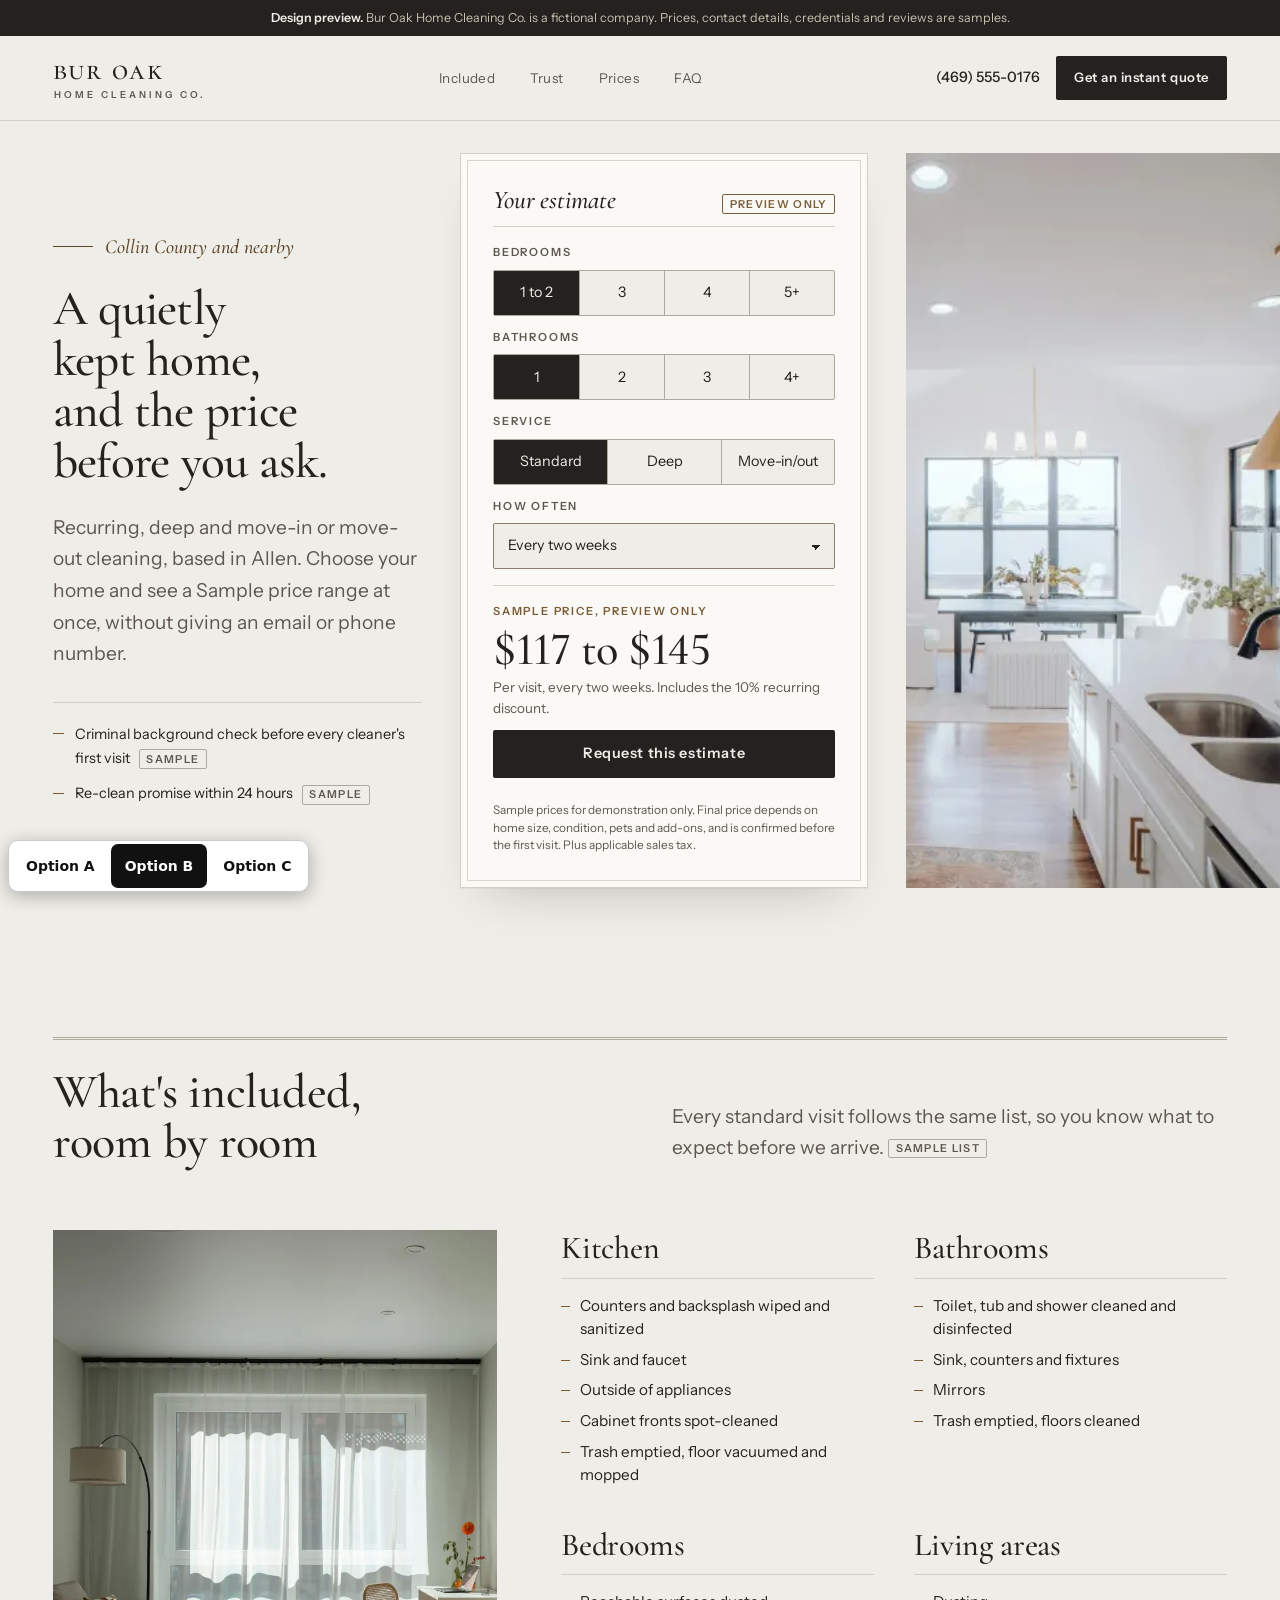
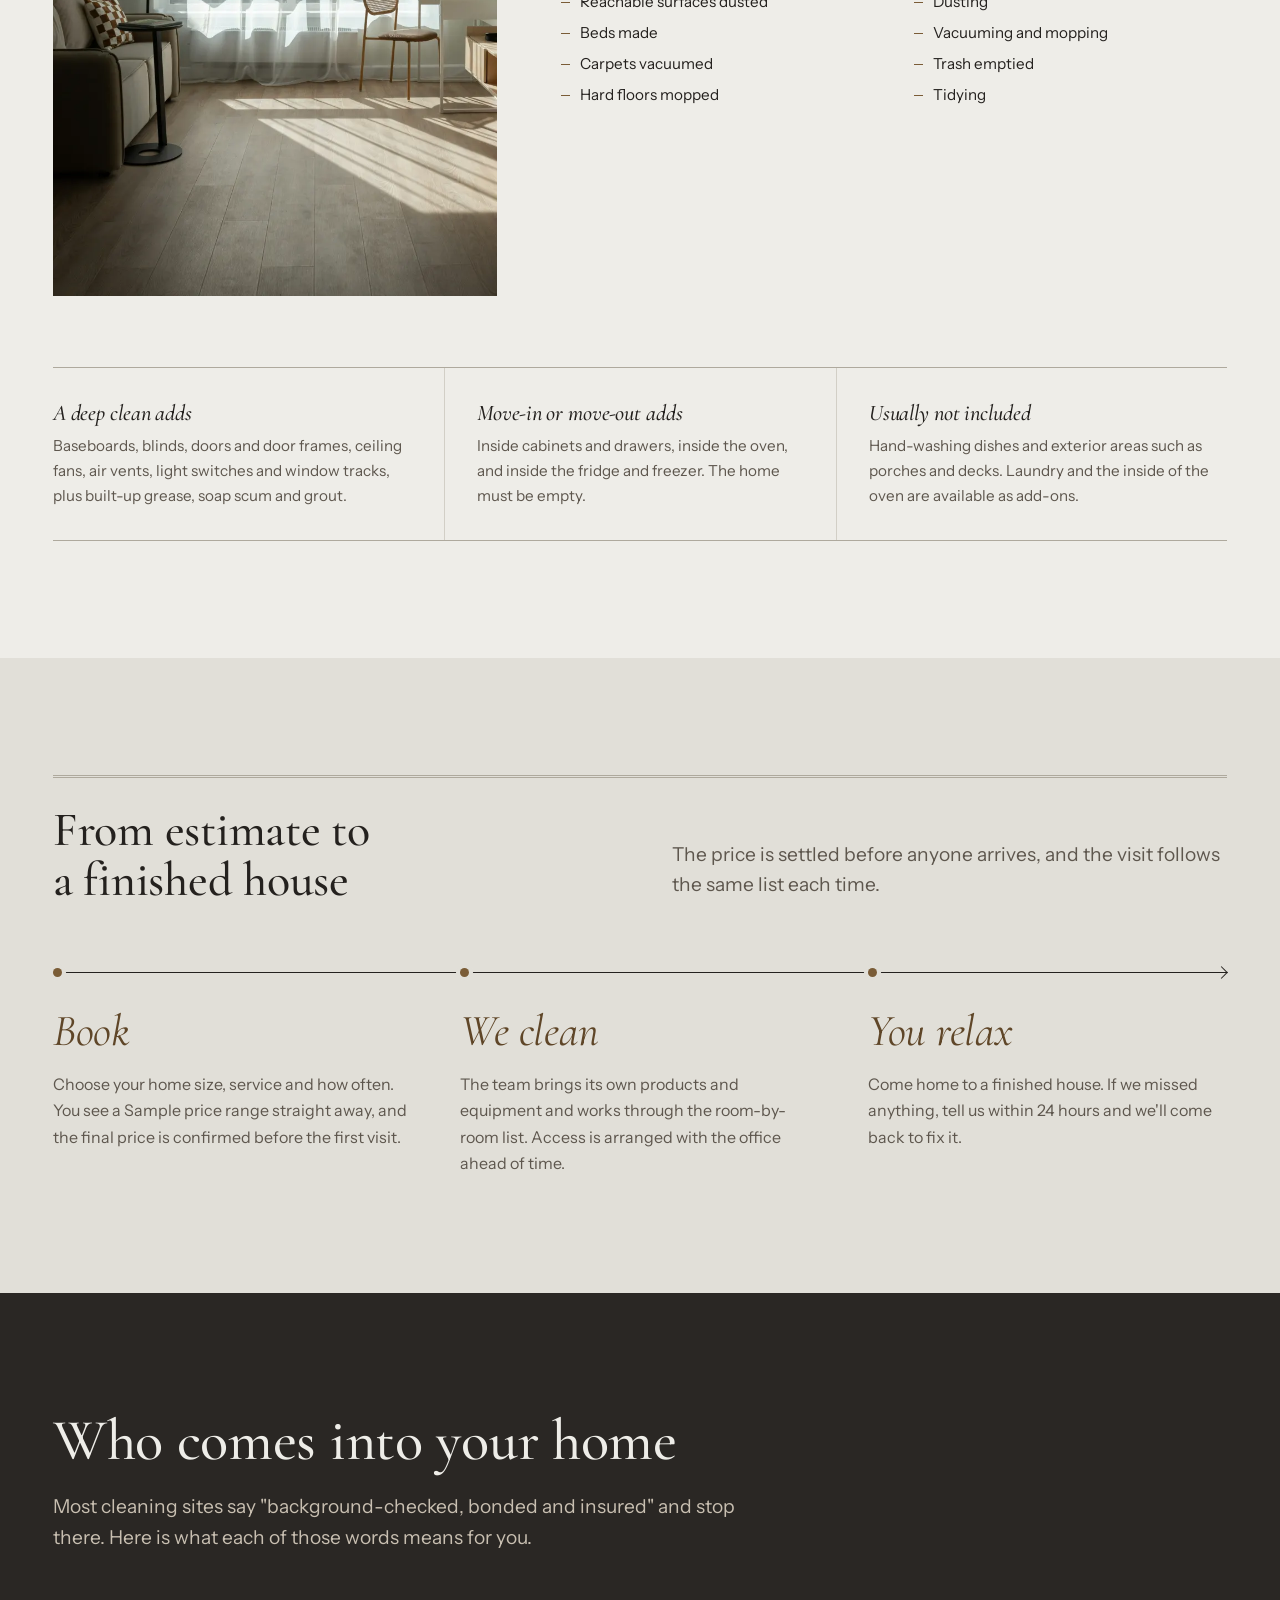
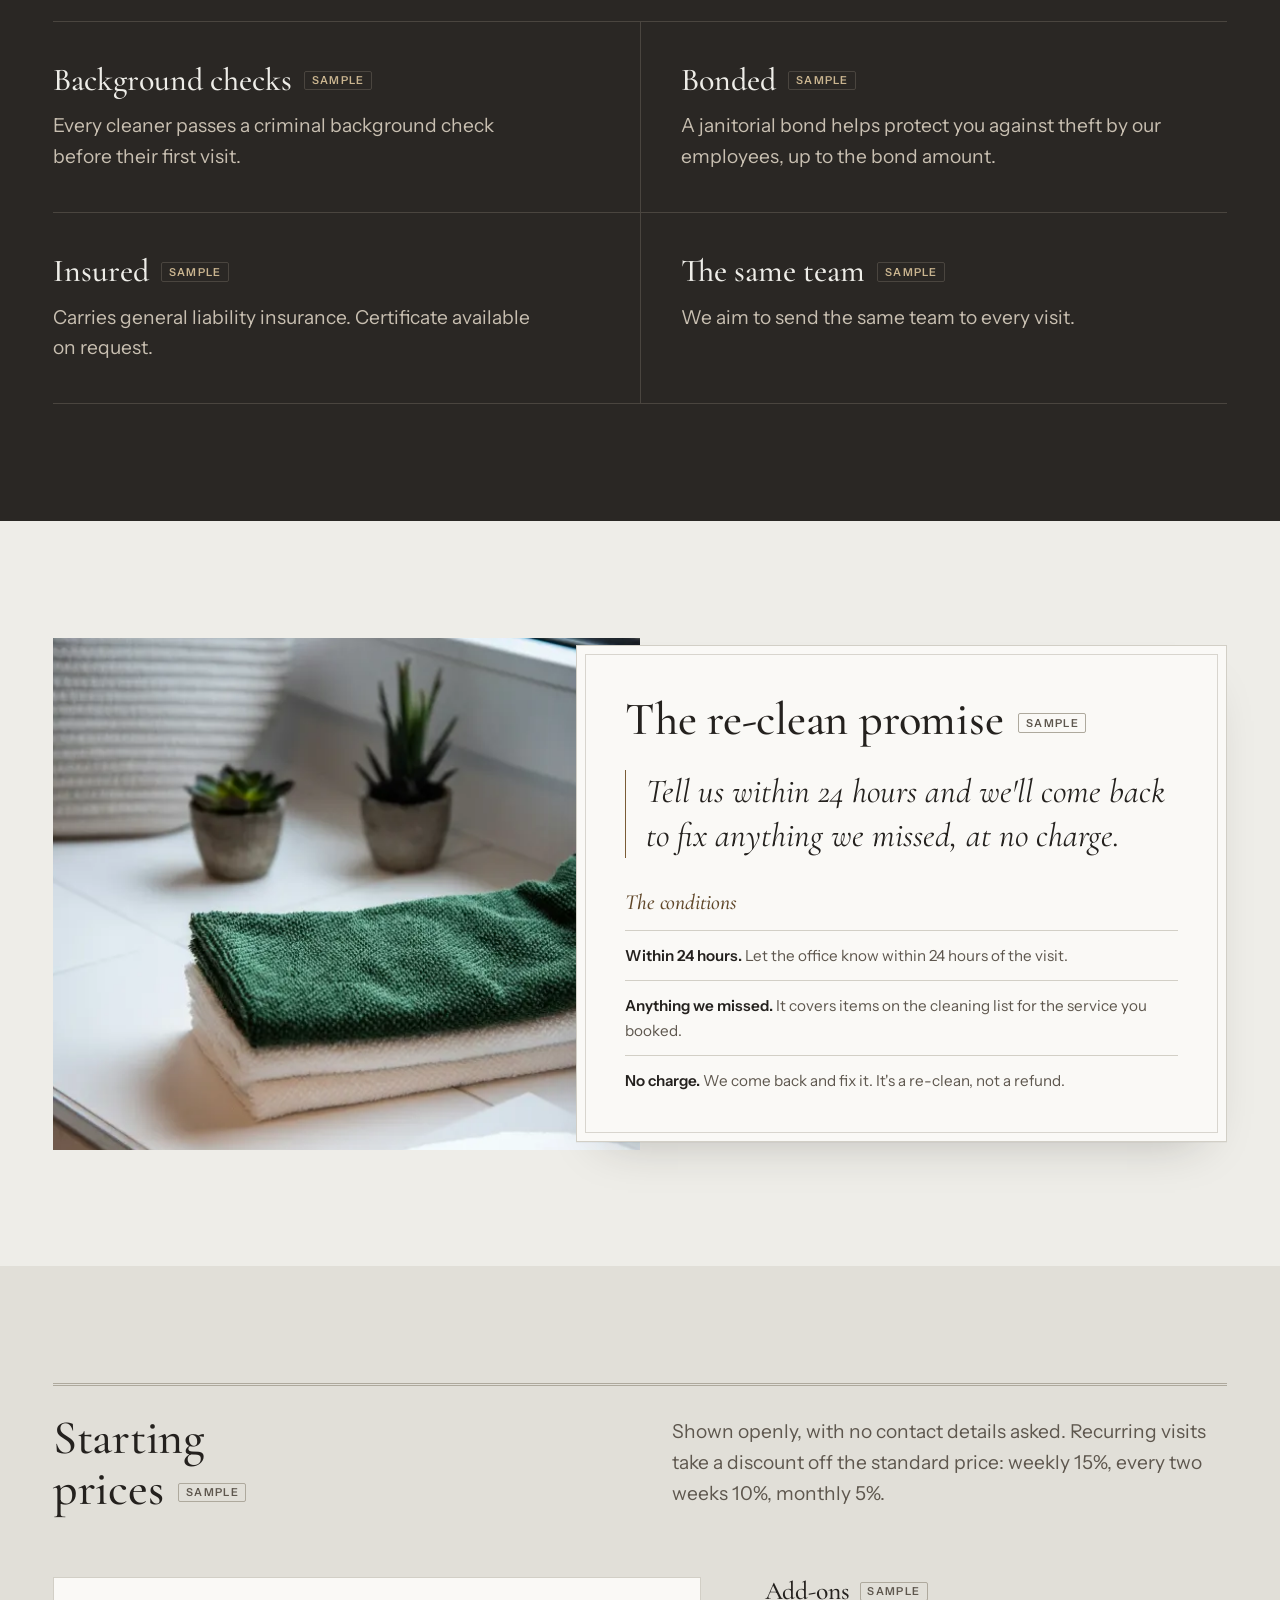
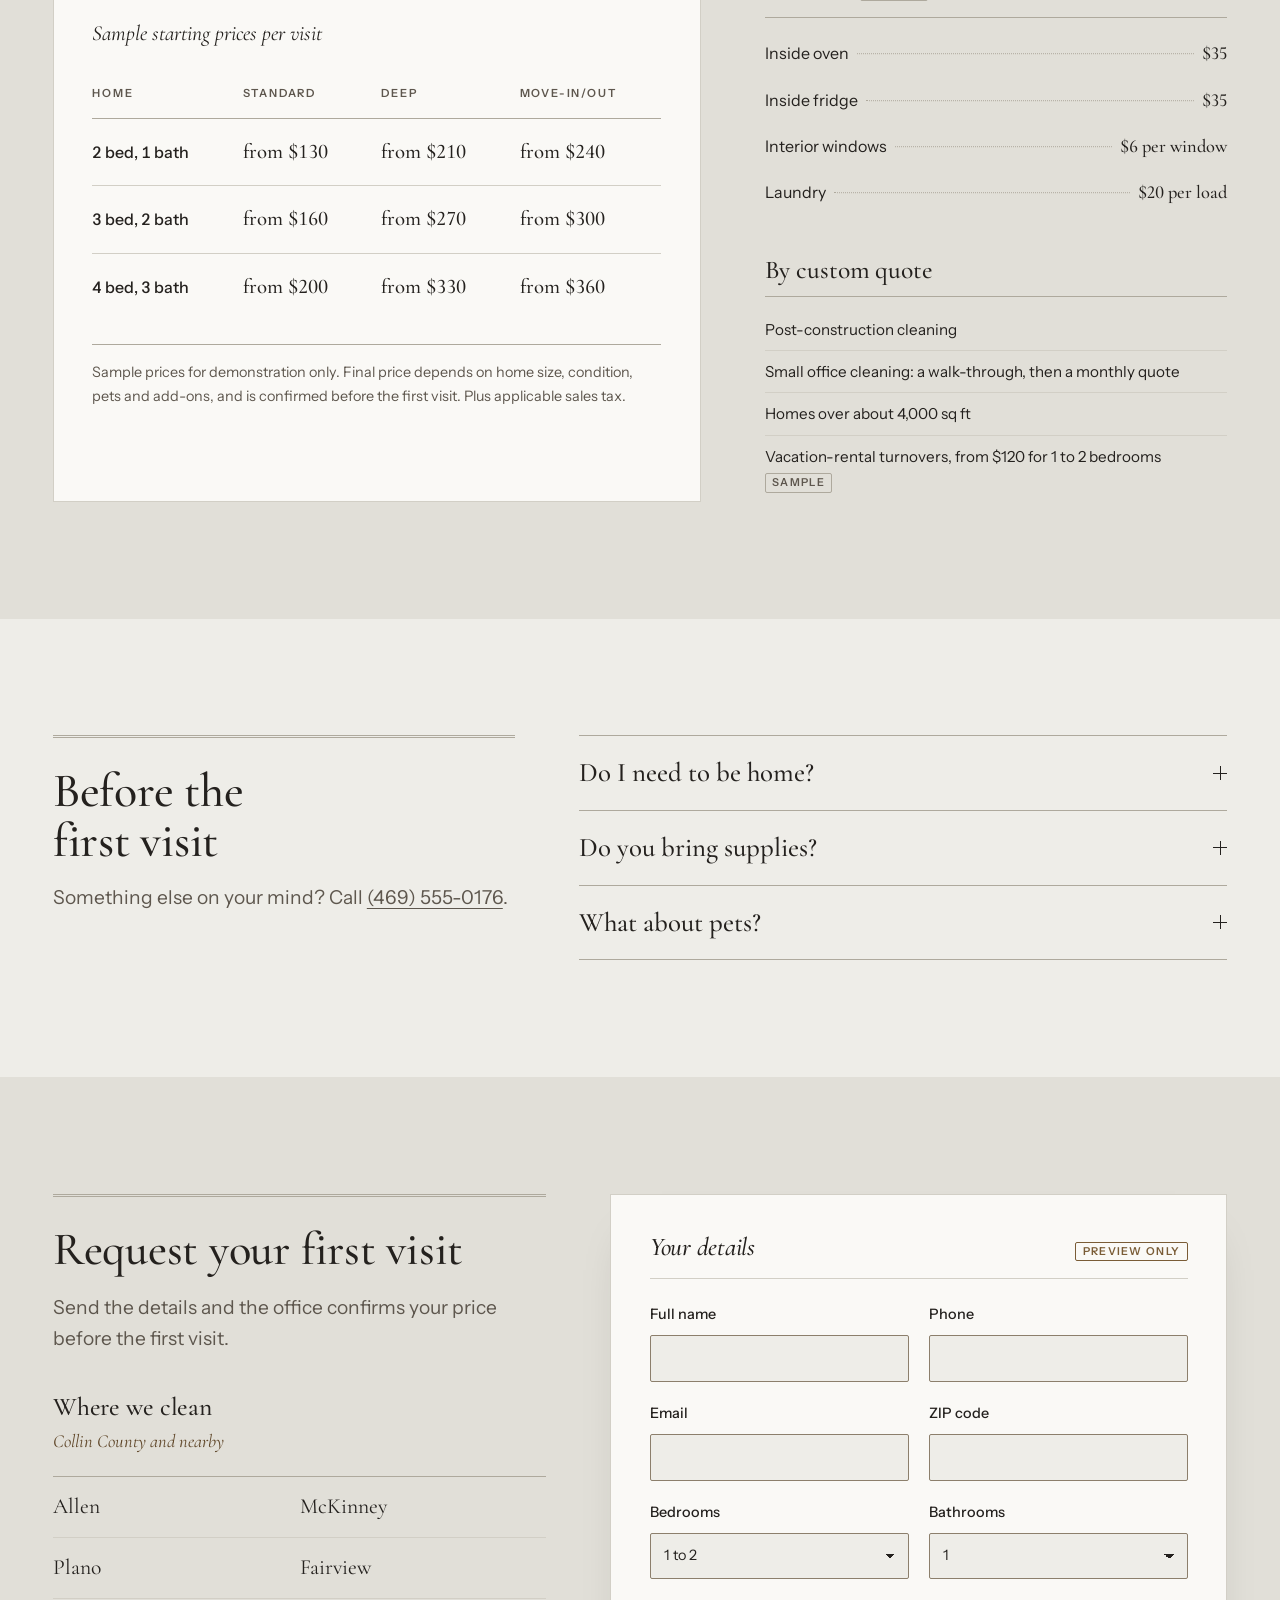
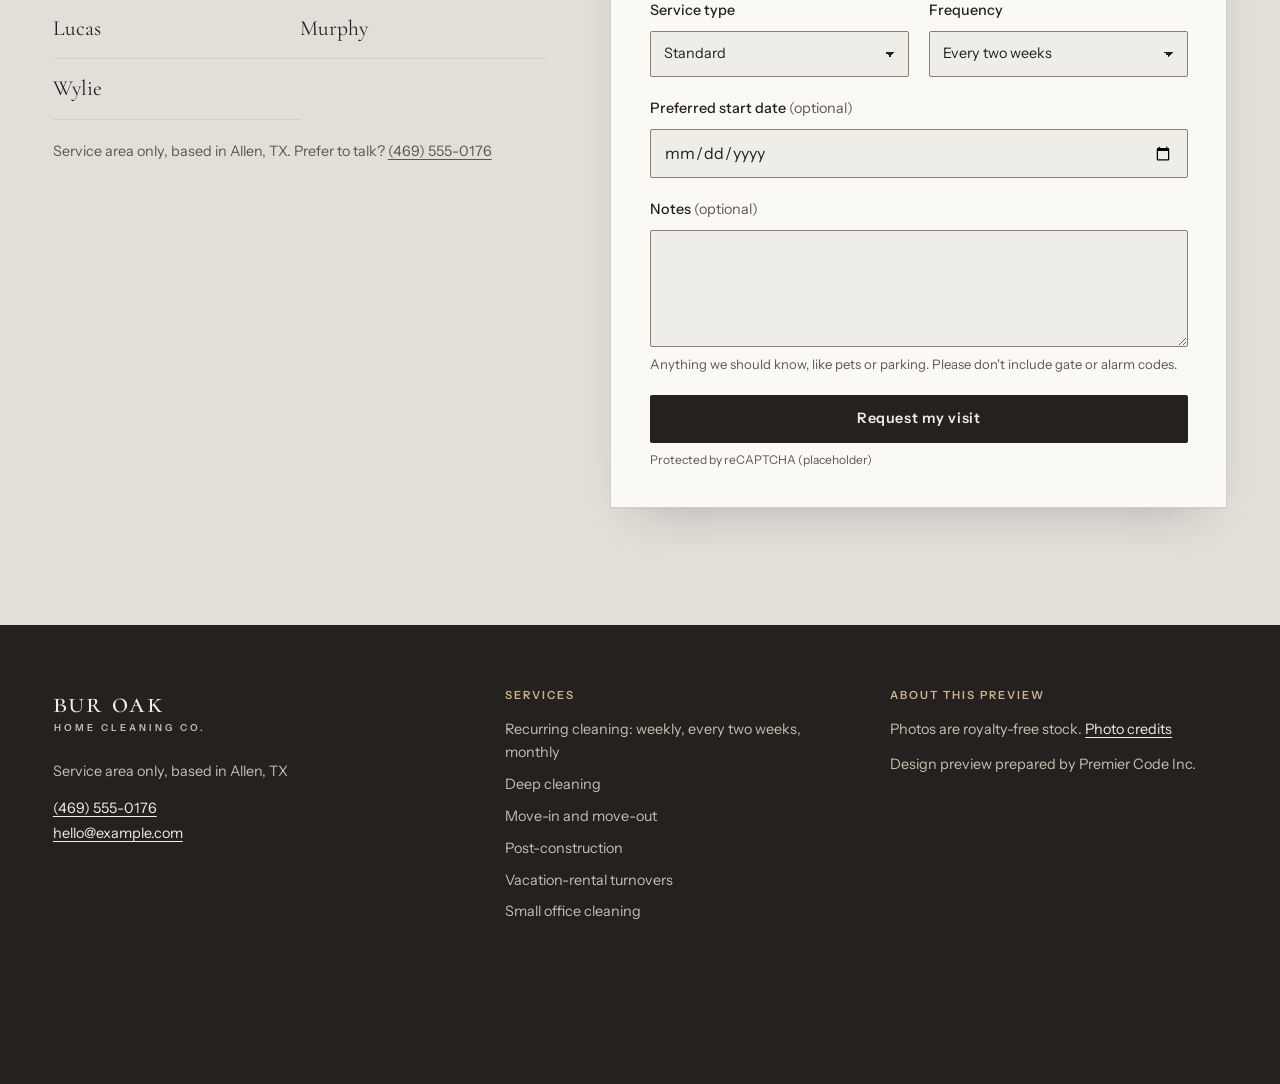
<file: option-b/index.html>
<!doctype html>
<!--
  PITCH NOTE (Option B, "Boutique concierge"): Bur Oak presented like a small, well-run hotel, with calm linen
  and charcoal, an editorial serif and a quiet sans, and a price that arrives without asking for anything.
  Look first at the estimate card in the hero: change any setting and the Sample range updates at once,
  with no contact details asked. Then scroll to "Who comes into your home", where each trust claim says plainly what it means.
-->
<html lang="en">
<head>
  <meta charset="utf-8">
  <meta name="viewport" content="width=device-width, initial-scale=1">
  <meta name="robots" content="noindex, nofollow">
  <title>Bur Oak Home Cleaning Co. | House cleaning in Collin County (Design preview)</title>
  <meta name="description" content="Design preview for a fictional Allen, TX house cleaning company. See a Sample price range for your home in seconds, what each visit includes, and how the team is checked.">
  <link rel="icon" href="data:,">
  <link rel="preconnect" href="https://fonts.googleapis.com">
  <link rel="preconnect" href="https://fonts.gstatic.com" crossorigin>
  <link rel="stylesheet" href="https://fonts.googleapis.com/css2?family=Cormorant+Garamond:ital,wght@0,400;0,500;0,600;1,400;1,500&family=Instrument+Sans:wght@400;500;600&display=swap">
  <link rel="preload" as="image" href="../assets/img/kitchen-sink-window-07-1600.webp" imagesrcset="../assets/img/kitchen-sink-window-07-800.webp 800w, ../assets/img/kitchen-sink-window-07-1600.webp 1600w, ../assets/img/kitchen-sink-window-07-2400.webp 2400w" imagesizes="(min-width: 1200px) 40vw, 100vw">
  <link rel="stylesheet" href="styles.css">
  <script>document.documentElement.classList.add('js');</script>
</head>
<body>
  <div class="page">
  <a class="skip-link" href="#main">Skip to main content</a>

  <div class="preview-bar" role="note">
    <p><strong>Design preview.</strong> Bur Oak Home Cleaning Co. is a fictional company. Prices, contact details, credentials and reviews are samples.</p>
  </div>

  <header class="site-header">
    <div class="container header-inner">
      <a class="wordmark" href="#main" aria-label="Bur Oak Home Cleaning Co., back to top">
        <span class="wordmark-name">Bur Oak</span>
        <span class="wordmark-sub">Home Cleaning Co.</span>
      </a>
      <nav class="site-nav" aria-label="Main">
        <ul>
          <li><a href="#included">Included</a></li>
          <li><a href="#trust">Trust</a></li>
          <li><a href="#prices">Prices</a></li>
          <li><a href="#faq">FAQ</a></li>
        </ul>
      </nav>
      <a class="header-call" href="tel:+14695550176" aria-label="Call (469) 555-0176">Call</a>
      <div class="header-actions">
        <!-- PLACEHOLDER: real business phone number -->
        <a class="header-phone" href="tel:+14695550176"><span class="visually-hidden">Call </span>(469) 555-0176</a>
        <a class="btn btn-primary btn-sm" href="#quote">Get an instant quote</a>
      </div>
    </div>
  </header>

  <main id="main" tabindex="-1">

    <!-- HERO + ESTIMATE CARD -->
    <section class="hero" aria-labelledby="hero-title">
      <div class="container hero-grid">
        <div class="hero-copy">
          <p class="eyebrow">Collin County and nearby</p>
          <h1 id="hero-title">A quietly kept home, <span class="h1-line">and the price before you ask.</span></h1>
          <p class="lede">Recurring, deep and move-in or move-out cleaning, based in Allen. Choose your home and see a Sample price range at once, without giving an email or phone number.</p>
        </div>

        <ul class="hero-notes" aria-label="At a glance">
          <li>Criminal background check before every cleaner's <span class="nowrap">first visit <span class="tag">Sample</span></span></li>
          <li>Re-clean promise within 24 hours <span class="tag">Sample</span></li>
        </ul>

        <figure class="hero-photo">
          <img src="../assets/img/kitchen-sink-window-07-1600.webp"
               srcset="../assets/img/kitchen-sink-window-07-800.webp 800w, ../assets/img/kitchen-sink-window-07-1600.webp 1600w, ../assets/img/kitchen-sink-window-07-2400.webp 2400w"
               sizes="(min-width: 1200px) 40vw, 100vw"
               width="1600" height="1067"
               alt="White kitchen with gold cabinet pulls, an island sink and a sunny dining area beyond"
               fetchpriority="high">
        </figure>

        <section class="estimate" id="quote" aria-labelledby="estimate-title">
          <div class="estimate-head">
            <h2 id="estimate-title" class="estimate-title">Your estimate</h2>
            <span class="tag tag-strong">Preview only</span>
          </div>

          <!-- Shown without JavaScript -->
          <div class="estimate-static">
            <p class="estimate-price-static">from $130 <span class="tag">Sample</span></p>
            <p class="estimate-small">Standard clean, 2 bedrooms and 1 bathroom. <a href="#prices">See every Sample price</a>.</p>
            <p class="estimate-disclaimer">Sample prices for demonstration only. Final price depends on home size, condition, pets and add-ons, and is confirmed before the first visit. Plus applicable sales tax.</p>
          </div>

          <form class="estimate-form" id="estimate-form" aria-describedby="estimate-disclaimer">
            <fieldset class="seg">
              <legend>Bedrooms</legend>
              <div class="seg-options">
                <input type="radio" name="est-beds" id="eb2" value="2" checked><label for="eb2">1 to 2</label>
                <input type="radio" name="est-beds" id="eb3" value="3"><label for="eb3">3</label>
                <input type="radio" name="est-beds" id="eb4" value="4"><label for="eb4">4</label>
                <input type="radio" name="est-beds" id="eb5" value="5"><label for="eb5">5+</label>
              </div>
            </fieldset>
            <fieldset class="seg">
              <legend>Bathrooms</legend>
              <div class="seg-options">
                <input type="radio" name="est-baths" id="ea1" value="1" checked><label for="ea1">1</label>
                <input type="radio" name="est-baths" id="ea2" value="2"><label for="ea2">2</label>
                <input type="radio" name="est-baths" id="ea3" value="3"><label for="ea3">3</label>
                <input type="radio" name="est-baths" id="ea4" value="4"><label for="ea4">4+</label>
              </div>
            </fieldset>
            <fieldset class="seg">
              <legend>Service</legend>
              <div class="seg-options">
                <input type="radio" name="est-type" id="et-std" value="standard" checked><label for="et-std">Standard</label>
                <input type="radio" name="est-type" id="et-deep" value="deep"><label for="et-deep">Deep</label>
                <input type="radio" name="est-type" id="et-move" value="move"><label for="et-move">Move-in/out</label>
              </div>
            </fieldset>
            <div class="field-inline">
              <label for="est-freq">How often</label>
              <select id="est-freq" name="est-freq">
                <option value="once">One time</option>
                <option value="weekly">Weekly</option>
                <option value="biweekly" selected>Every two weeks</option>
                <option value="monthly">Monthly</option>
              </select>
            </div>

            <div class="estimate-result">
              <p class="estimate-label">Sample price, preview only</p>
              <p class="estimate-price" aria-live="polite" aria-atomic="true">
                <span class="visually-hidden">Sample price range: </span><span id="est-range">$117 to $145</span>
              </p>
              <p class="estimate-detail" id="est-detail">Per visit, every two weeks. Includes the 10% recurring discount.</p>
            </div>

            <a class="btn btn-primary btn-block" href="#book" id="est-cta">Request this estimate</a>
            <p class="estimate-disclaimer" id="estimate-disclaimer">Sample prices for demonstration only. Final price depends on home size, condition, pets and add-ons, and is confirmed before the first visit. Plus applicable sales tax.</p>
          </form>

        </section>
      </div>
    </section>

    <!-- WHAT'S INCLUDED -->
    <section class="section" id="included" aria-labelledby="included-title">
      <div class="container">
        <header class="section-head">
          <h2 id="included-title">What's included, room by room</h2>
          <p class="section-intro">Every standard visit follows the same list, so you know what to expect before we arrive. <span class="tag">Sample list</span></p>
        </header>

        <div class="rooms-layout">
          <figure class="rooms-photo reveal">
            <img src="../assets/img/window-sheer-curtains-sunlight-01-800.webp"
                 srcset="../assets/img/window-sheer-curtains-sunlight-01-800.webp 800w, ../assets/img/window-sheer-curtains-sunlight-01-1600.webp 1600w"
                 sizes="(min-width: 1024px) 34vw, 100vw"
                 width="800" height="1200" loading="lazy"
                 alt="Sunlight pouring through sheer white curtains into a calm, tidy room">
          </figure>
        <div class="rooms">
          <article class="room">
            <h3>Kitchen</h3>
            <ul>
              <li>Counters and backsplash wiped and sanitized</li>
              <li>Sink and faucet</li>
              <li>Outside of appliances</li>
              <li>Cabinet fronts spot-cleaned</li>
              <li>Trash emptied, floor vacuumed and mopped</li>
            </ul>
          </article>
          <article class="room">
            <h3>Bathrooms</h3>
            <ul>
              <li>Toilet, tub and shower cleaned and disinfected</li>
              <li>Sink, counters and fixtures</li>
              <li>Mirrors</li>
              <li>Trash emptied, floors cleaned</li>
            </ul>
          </article>
          <article class="room">
            <h3>Bedrooms</h3>
            <ul>
              <li>Reachable surfaces dusted</li>
              <li>Beds made</li>
              <li>Carpets vacuumed</li>
              <li>Hard floors mopped</li>
            </ul>
          </article>
          <article class="room">
            <h3>Living areas</h3>
            <ul>
              <li>Dusting</li>
              <li>Vacuuming and mopping</li>
              <li>Trash emptied</li>
              <li>Tidying</li>
            </ul>
          </article>
        </div>
        </div>

        <div class="extras">
          <div class="extra">
            <h3>A deep clean adds</h3>
            <p>Baseboards, blinds, doors and door frames, ceiling fans, air vents, light switches and window tracks, plus built-up grease, soap scum and grout.</p>
          </div>
          <div class="extra">
            <h3>Move-in or move-out adds</h3>
            <p>Inside cabinets and drawers, inside the oven, and inside the fridge and freezer. The home must be empty.</p>
          </div>
          <div class="extra extra-muted">
            <h3>Usually not included</h3>
            <p>Hand-washing dishes and exterior areas such as porches and decks. Laundry and the inside of the oven are available as add-ons.</p>
          </div>
        </div>
      </div>
    </section>

    <!-- HOW IT WORKS -->
    <section class="section section-tint" id="how" aria-labelledby="how-title">
      <div class="container">
        <header class="section-head">
          <h2 id="how-title">From estimate to a finished house</h2>
          <p class="section-intro">The price is settled before anyone arrives, and the visit follows the same list each time.</p>
        </header>
        <ol class="steps">
          <li class="step">
            <h3>Book</h3>
            <p>Choose your home size, service and how often. You see a Sample price range straight away, and the final price is confirmed before the first visit.</p>
          </li>
          <li class="step">
            <h3>We clean</h3>
            <p>The team brings its own products and equipment and works through the room-by-room list. Access is arranged with the office ahead of time.</p>
          </li>
          <li class="step">
            <h3>You relax</h3>
            <p>Come home to a finished house. If we missed anything, tell us within 24 hours and we'll come back to fix it.</p>
          </li>
        </ol>
      </div>
    </section>

    <!-- TRUST AND SAFETY -->
    <section class="section section-dark" id="trust" aria-labelledby="trust-title">
      <div class="container">
        <header class="section-head section-head-plain">
          <h2 id="trust-title">Who comes into your home</h2>
          <p class="section-intro">Most cleaning sites say "background-checked, bonded and insured" and stop there. Here is what each of those words means for you.</p>
        </header>
        <!-- PLACEHOLDER: client to confirm background check provider, bond amount and insurance carrier before launch -->
        <dl class="trust">
          <div class="trust-item">
            <dt>Background checks <span class="tag tag-dark">Sample</span></dt>
            <dd>Every cleaner passes a criminal background check before their first visit.</dd>
          </div>
          <div class="trust-item">
            <dt>Bonded <span class="tag tag-dark">Sample</span></dt>
            <dd>A janitorial bond helps protect you against theft by our employees, up to the bond amount.</dd>
          </div>
          <div class="trust-item">
            <dt>Insured <span class="tag tag-dark">Sample</span></dt>
            <dd>Carries general liability insurance. Certificate available on request.</dd>
          </div>
          <div class="trust-item">
            <dt>The same team <span class="tag tag-dark">Sample</span></dt>
            <dd>We aim to send the same team to every visit.</dd>
          </div>
        </dl>
      </div>
    </section>

    <!-- RE-CLEAN PROMISE -->
    <section class="section" id="promise" aria-labelledby="promise-title">
      <div class="container promise-grid">
        <figure class="promise-photo reveal">
          <img src="../assets/img/towels-folded-plants-02-800.webp"
               srcset="../assets/img/towels-folded-plants-02-800.webp 800w, ../assets/img/towels-folded-plants-02-1600.webp 1600w, ../assets/img/towels-folded-plants-02-2400.webp 2400w"
               sizes="(min-width: 1024px) 45vw, 100vw"
               width="800" height="534" loading="lazy"
               alt="Folded green and white towels on a windowsill beside small potted succulents">
        </figure>
        <div class="promise-card">
          <h2 id="promise-title">The re-clean promise <span class="tag">Sample</span></h2>
          <p class="promise-quote">Tell us within 24 hours and we'll come back to fix anything we missed, at no charge.</p>
          <h3 class="promise-sub">The conditions</h3>
          <!-- PLACEHOLDER: client to confirm the exact re-clean conditions -->
          <ul class="promise-terms">
            <li><strong>Within 24 hours.</strong> Let the office know within 24 hours of the visit.</li>
            <li><strong>Anything we missed.</strong> It covers items on the cleaning list for the service you booked.</li>
            <li><strong>No charge.</strong> We come back and fix it. It's a re-clean, not a refund.</li>
          </ul>
        </div>
      </div>
    </section>

    <!-- PRICES -->
    <section class="section section-tint" id="prices" aria-labelledby="prices-title">
      <div class="container">
        <header class="section-head">
          <h2 id="prices-title">Starting prices <span class="tag">Sample</span></h2>
          <p class="section-intro">Shown openly, with no contact details asked. Recurring visits take a discount off the standard price: weekly 15%, every two weeks 10%, monthly 5%.</p>
        </header>

        <div class="prices-grid">
          <div class="rate-card">
            <div class="table-wrap" role="region" aria-labelledby="rate-caption" tabindex="0">
              <table class="rate-table">
                <caption id="rate-caption">Sample starting prices per visit</caption>
                <thead>
                  <tr>
                    <th scope="col">Home</th>
                    <th scope="col">Standard</th>
                    <th scope="col">Deep</th>
                    <th scope="col">Move-in/out</th>
                  </tr>
                </thead>
                <tbody>
                  <tr><th scope="row">2 bed, 1 bath</th><td data-label="Standard">from $130</td><td data-label="Deep">from $210</td><td data-label="Move-in/out">from $240</td></tr>
                  <tr><th scope="row">3 bed, 2 bath</th><td data-label="Standard">from $160</td><td data-label="Deep">from $270</td><td data-label="Move-in/out">from $300</td></tr>
                  <tr><th scope="row">4 bed, 3 bath</th><td data-label="Standard">from $200</td><td data-label="Deep">from $330</td><td data-label="Move-in/out">from $360</td></tr>
                </tbody>
              </table>
            </div>
            <p class="disclaimer">Sample prices for demonstration only. Final price depends on home size, condition, pets and add-ons, and is confirmed before the first visit. Plus applicable sales tax.</p>
          </div>

          <div class="price-side">
            <div class="menu">
              <h3>Add-ons <span class="tag">Sample</span></h3>
              <ul class="menu-list">
                <li><span>Inside oven</span><span class="leader" aria-hidden="true"></span><span>$35</span></li>
                <li><span>Inside fridge</span><span class="leader" aria-hidden="true"></span><span>$35</span></li>
                <li><span>Interior windows</span><span class="leader" aria-hidden="true"></span><span>$6 per window</span></li>
                <li><span>Laundry</span><span class="leader" aria-hidden="true"></span><span>$20 per load</span></li>
              </ul>
            </div>
            <div class="menu">
              <h3>By custom quote</h3>
              <ul class="plain-list">
                <li>Post-construction cleaning</li>
                <li>Small office cleaning: a walk-through, then a monthly quote</li>
                <li>Homes over about 4,000 sq ft</li>
                <li>Vacation-rental turnovers, from $120 for 1 to 2 bedrooms <span class="tag">Sample</span></li>
              </ul>
            </div>
          </div>
        </div>
      </div>
    </section>

    <!-- FAQ -->
    <section class="section" id="faq" aria-labelledby="faq-title">
      <div class="container faq-grid">
        <header class="section-head section-head-stack">
          <h2 id="faq-title">Before the first visit</h2>
          <p class="section-intro">Something else on your mind? Call <a href="tel:+14695550176">(469) 555-0176</a>.</p>
        </header>
        <div class="faq">
          <details>
            <summary>Do I need to be home?</summary>
            <p>Usually not. Access is arranged with the office before the first visit.</p>
          </details>
          <details>
            <summary>Do you bring supplies?</summary>
            <p>Yes, the team brings its own products and equipment. If you'd like a specific product used, tell us.</p>
          </details>
          <details>
            <summary>What about pets?</summary>
            <p>Tell us about pets before the first visit. Keep pets that might slip out an open door secured. Pet accidents are not part of a standard clean.</p>
          </details>
        </div>
      </div>
    </section>

    <!-- SERVICE AREA + FORM -->
    <section class="section section-closing" id="book" aria-labelledby="book-title">
      <div class="container closing-grid">
        <div class="closing-copy">
          <h2 id="book-title">Request your first visit</h2>
          <p class="section-intro">Send the details and the office confirms your price before the first visit.</p>

          <h3 class="area-title">Where we clean</h3>
          <p class="area-sub">Collin County and nearby</p>
          <ul class="cities">
            <li>Allen</li>
            <li>McKinney</li>
            <li>Plano</li>
            <li>Fairview</li>
            <li>Lucas</li>
            <li>Murphy</li>
            <li>Wylie</li>
          </ul>
          <p class="area-note">Service area only, based in Allen, TX. Prefer to talk? <a href="tel:+14695550176">(469) 555-0176</a></p>
        </div>

        <form class="book-form" id="book-form" novalidate>
          <div class="form-head">
            <h3>Your details</h3>
            <span class="tag tag-strong">Preview only</span>
          </div>

          <div class="form-row">
            <div class="form-group">
              <label for="f-name">Full name</label>
              <input id="f-name" name="name" type="text" autocomplete="name" required>
            </div>
            <div class="form-group">
              <label for="f-phone">Phone</label>
              <input id="f-phone" name="phone" type="tel" autocomplete="tel" inputmode="tel" required>
            </div>
          </div>
          <div class="form-row">
            <div class="form-group">
              <label for="f-email">Email</label>
              <input id="f-email" name="email" type="email" autocomplete="email" inputmode="email" required>
            </div>
            <div class="form-group">
              <label for="f-zip">ZIP code</label>
              <input id="f-zip" name="zip" type="text" autocomplete="postal-code" inputmode="numeric" pattern="[0-9]{5}" maxlength="5" required>
            </div>
          </div>
          <div class="form-row">
            <div class="form-group">
              <label for="f-beds">Bedrooms</label>
              <select id="f-beds" name="bedrooms">
                <option value="2">1 to 2</option>
                <option value="3">3</option>
                <option value="4">4</option>
                <option value="5">5 or more</option>
              </select>
            </div>
            <div class="form-group">
              <label for="f-baths">Bathrooms</label>
              <select id="f-baths" name="bathrooms">
                <option value="1">1</option>
                <option value="2">2</option>
                <option value="3">3</option>
                <option value="4">4 or more</option>
              </select>
            </div>
          </div>
          <div class="form-row">
            <div class="form-group">
              <label for="f-type">Service type</label>
              <select id="f-type" name="service_type">
                <option value="standard">Standard</option>
                <option value="deep">Deep</option>
                <option value="move">Move-in/out</option>
              </select>
            </div>
            <div class="form-group">
              <label for="f-freq">Frequency</label>
              <select id="f-freq" name="frequency">
                <option value="once">One time</option>
                <option value="weekly">Weekly</option>
                <option value="biweekly" selected>Every two weeks</option>
                <option value="monthly">Monthly</option>
              </select>
            </div>
          </div>
          <div class="form-group">
            <label for="f-date">Preferred start date <span class="optional">(optional)</span></label>
            <input id="f-date" name="start_date" type="date">
          </div>
          <div class="form-group">
            <label for="f-notes">Notes <span class="optional">(optional)</span></label>
            <textarea id="f-notes" name="notes" rows="4" aria-describedby="f-notes-help"></textarea>
            <p class="form-hint" id="f-notes-help">Anything we should know, like pets or parking. Please don't include gate or alarm codes.</p>
          </div>

          <div class="hp" aria-hidden="true">
            <label for="f-company">Company website</label>
            <input id="f-company" name="company_website" type="text" tabindex="-1" autocomplete="off">
          </div>

          <!-- PLACEHOLDER: reCAPTCHA v3 site key and script go here at launch -->
          <button class="btn btn-primary btn-block" type="submit" id="book-submit" disabled>Request my visit</button>
          <noscript><p class="form-hint">Submitting is disabled in this preview.</p></noscript>
          <p class="form-status" id="book-status" role="status" aria-live="polite"></p>
          <p class="form-hint recaptcha-note">Protected by reCAPTCHA (placeholder)</p>
        </form>
      </div>
    </section>
  </main>

  <footer class="site-footer">
    <div class="container footer-grid">
      <div class="footer-brand">
        <p class="wordmark wordmark-footer"><span class="wordmark-name">Bur Oak</span><span class="wordmark-sub">Home Cleaning Co.</span></p>
        <p>Service area only, based in Allen, TX</p>
        <p><a href="tel:+14695550176">(469) 555-0176</a><br><a href="mailto:hello@example.com">hello@example.com</a></p>
        <!-- PLACEHOLDER: real email address (separate addresses for transactional and marketing mail) -->
      </div>
      <div class="footer-col">
        <h2 class="footer-title">Services</h2>
        <ul>
          <li>Recurring cleaning: weekly, every two weeks, monthly</li>
          <li>Deep cleaning</li>
          <li>Move-in and move-out</li>
          <li>Post-construction</li>
          <li>Vacation-rental turnovers</li>
          <li>Small office cleaning</li>
        </ul>
      </div>
      <div class="footer-col">
        <h2 class="footer-title">About this preview</h2>
        <p>Photos are royalty-free stock. <a href="../credits.html">Photo credits</a></p>
        <p>Design preview prepared by Premier Code Inc.</p>
      </div>
    </div>
  </footer>
  </div>

  <script src="main.js" defer></script>
<!-- REMOVE AT LAUNCH: option switcher -->
<!-- Copy this block unchanged to the end of <body> on every option page, just before </body>.
     Per page, move aria-current="page" and the "on" class to that page's own link. Change nothing else.
     Links are relative to option-a/, option-b/ and option-c/ folders (one level below the site root). -->
<style class="pv-style">
  html { scroll-padding-bottom: 6rem; }
  footer, .site-footer, body > :last-of-type:not(script):not(nav) { padding-bottom: max(env(safe-area-inset-bottom), 5rem); }
  .pv-switch {
    position: fixed; left: 8px; bottom: 8px; z-index: 9999;
    display: flex; gap: 2px; padding: 3px;
    background: #fff; border: 1px solid #c8ccd2; border-radius: 10px;
    box-shadow: 0 4px 18px rgba(0,0,0,.28);
    font: 600 14px/1.2 system-ui, -apple-system, "Segoe UI", sans-serif;
  }
  .pv-switch a {
    display: flex; align-items: center; justify-content: center;
    min-height: 44px; padding: 0 14px; border-radius: 7px;
    color: #111; background: transparent; text-decoration: none; white-space: nowrap;
  }
  .pv-switch a:hover { background: #eceef1; }
  .pv-switch a.on { color: #fff; background: #111; }
  .pv-switch a:focus-visible { outline: 3px solid #1a73e8; outline-offset: 1px; }
  @media (max-width: 420px) { .pv-switch a { padding: 0 11px; font-size: 13px; } }
  @media print { .pv-switch { display: none; } }
</style>
<nav class="pv-switch" aria-label="Design options">
  <a href="../option-a/">Option A</a>
  <a href="../option-b/" class="on" aria-current="page">Option B</a>
  <a href="../option-c/">Option C</a>
</nav>
<!-- /REMOVE AT LAUNCH -->
</body>
</html>
</file>
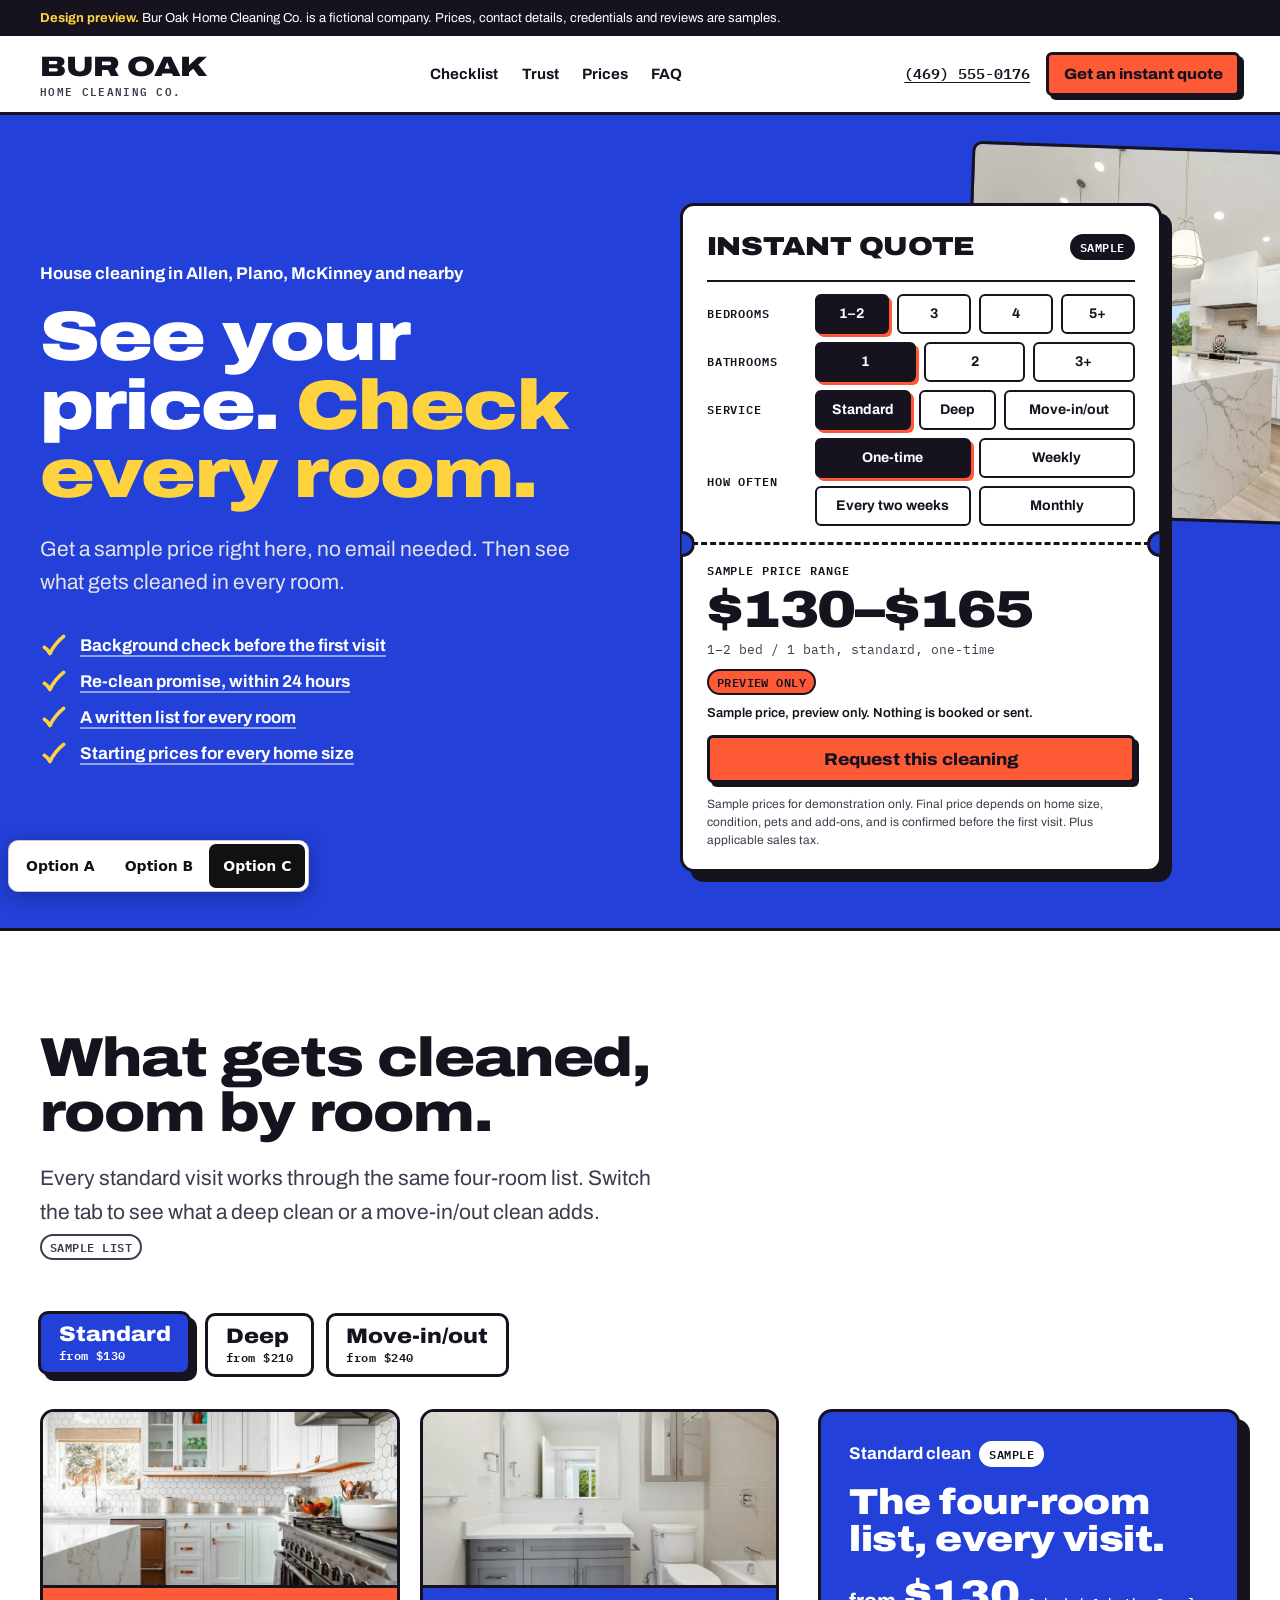
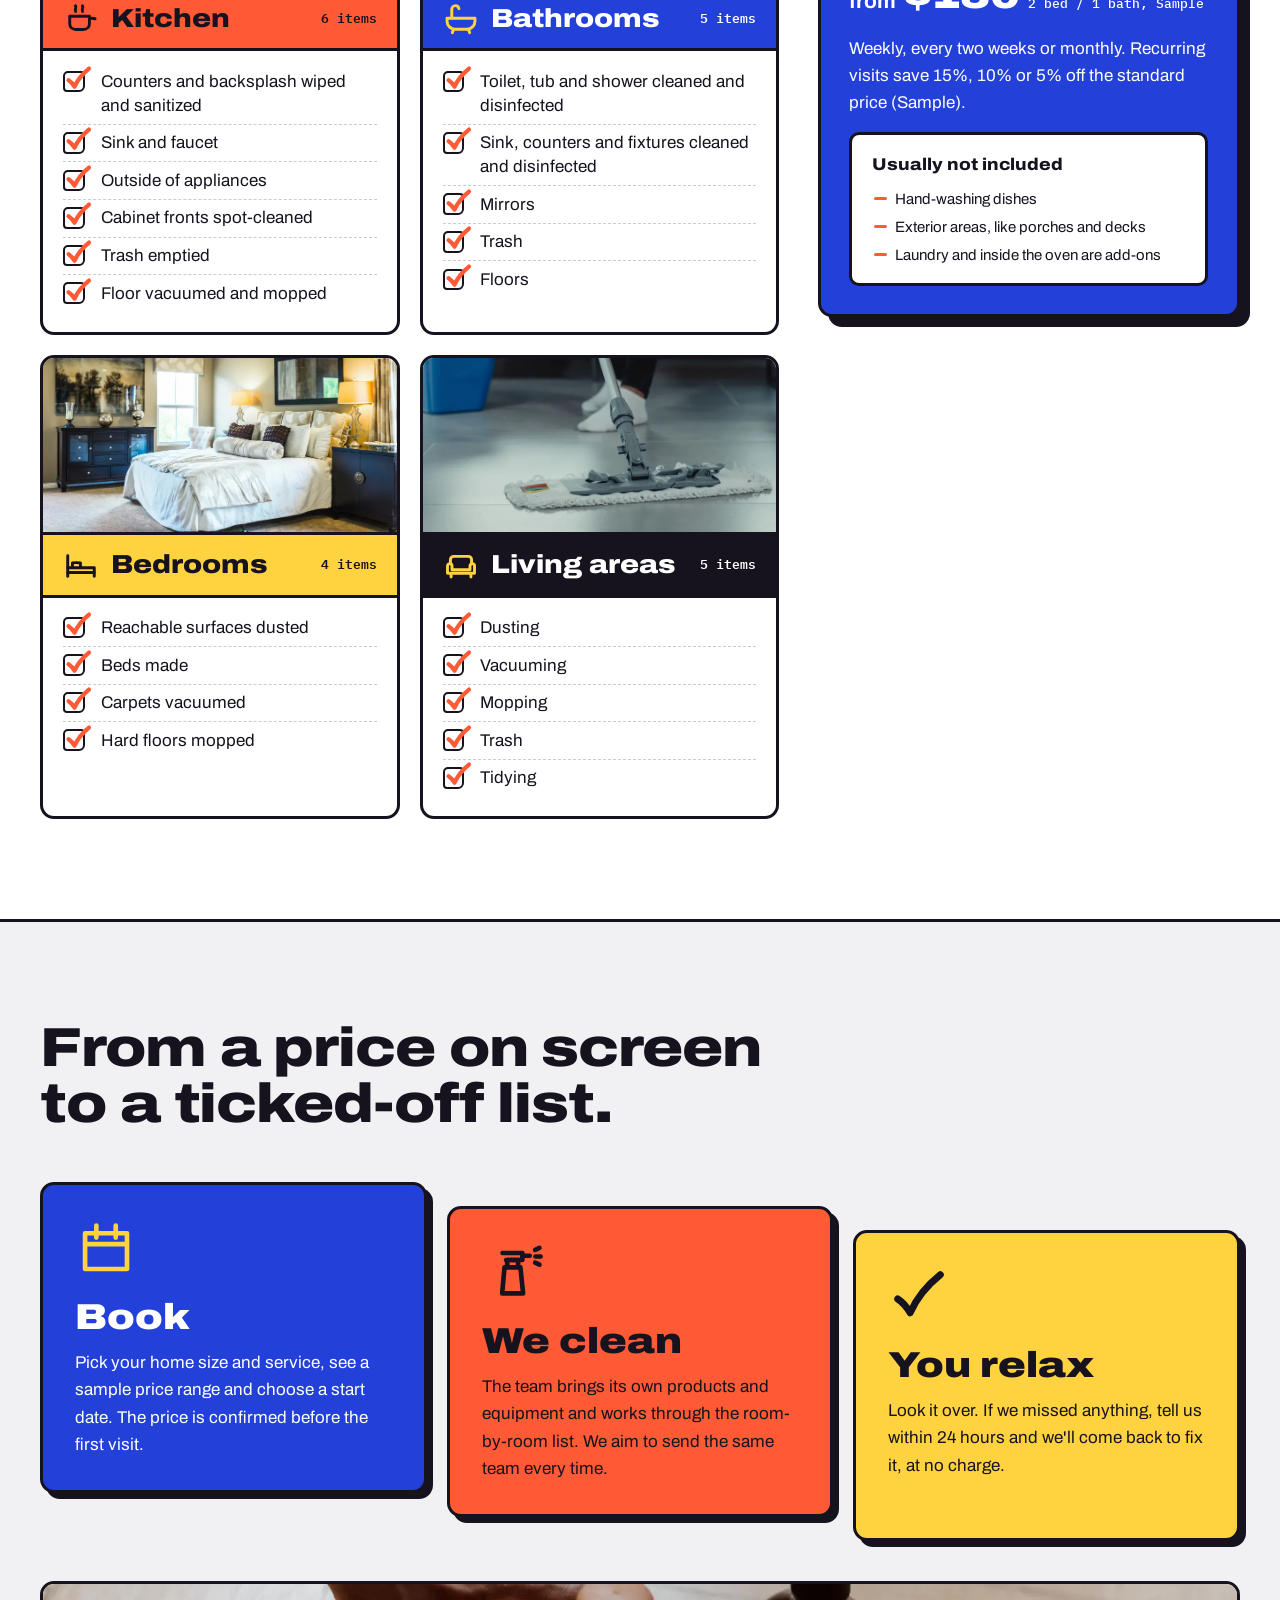
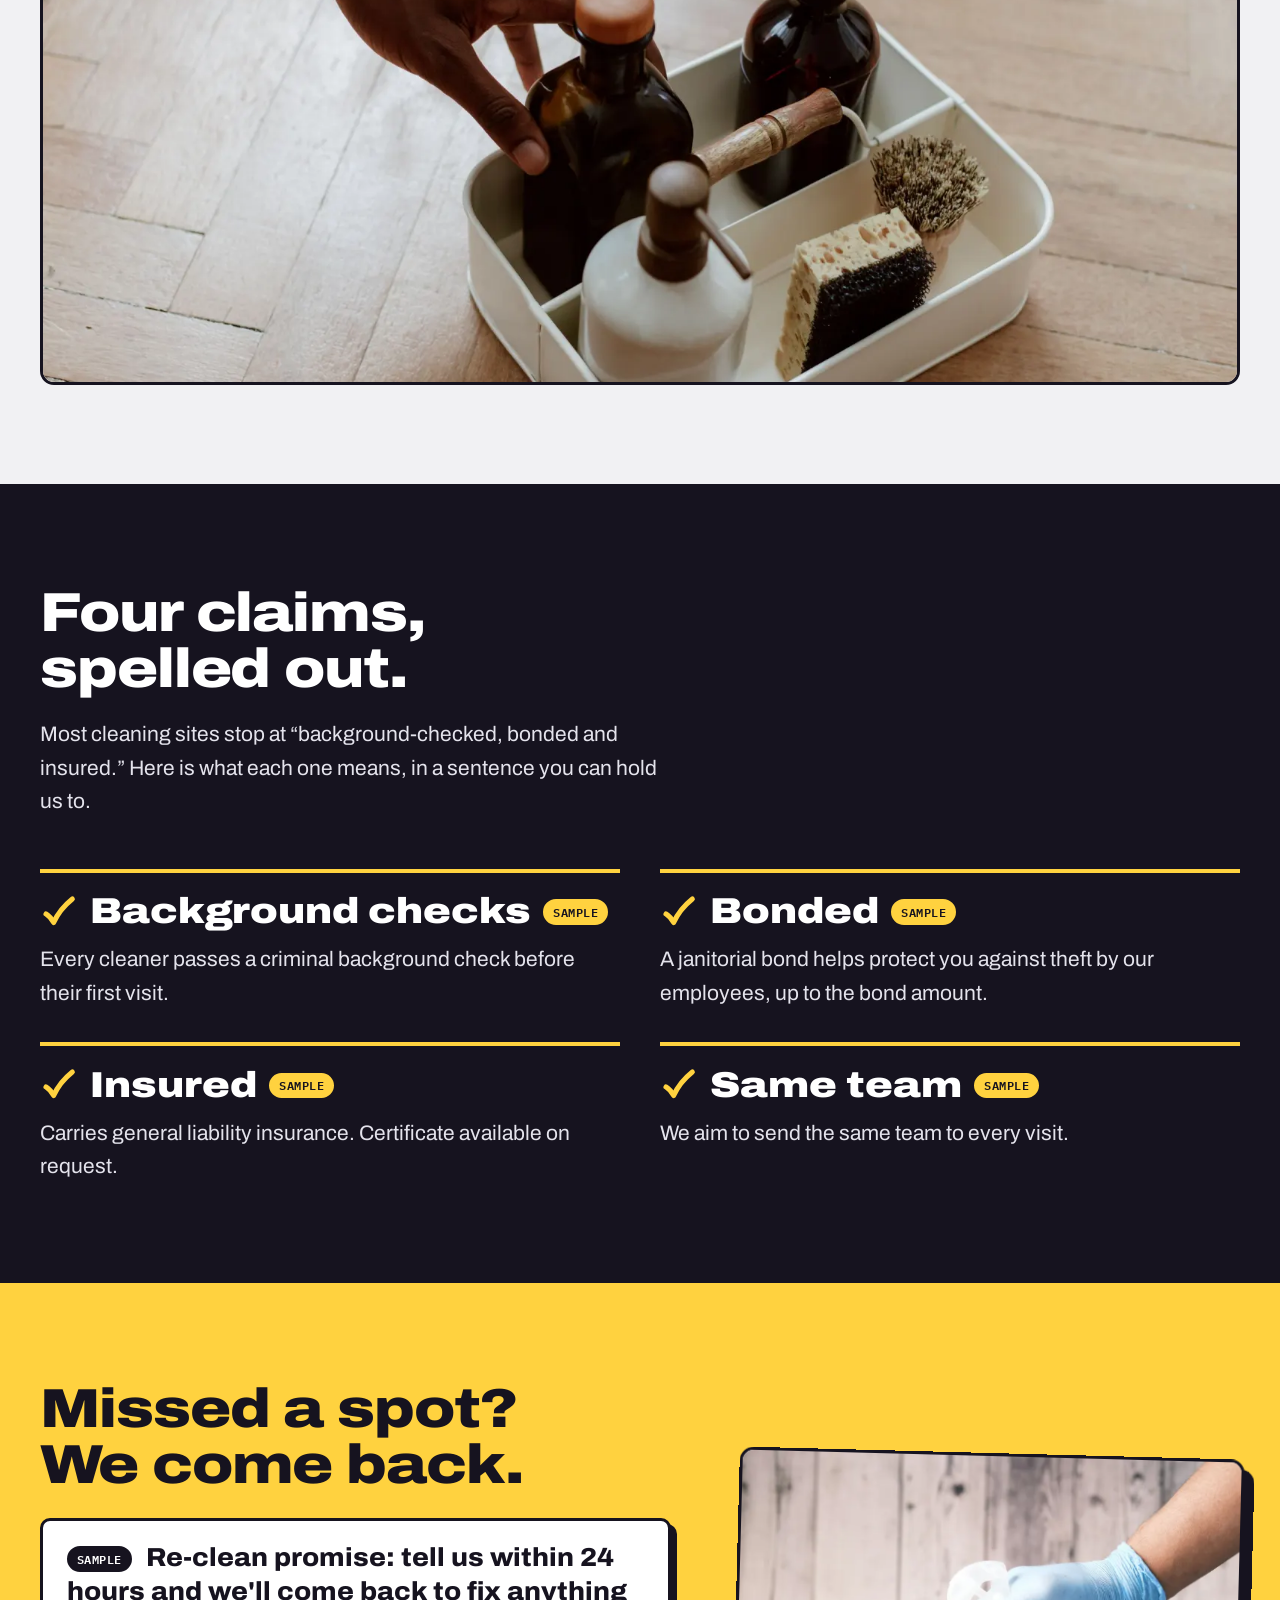
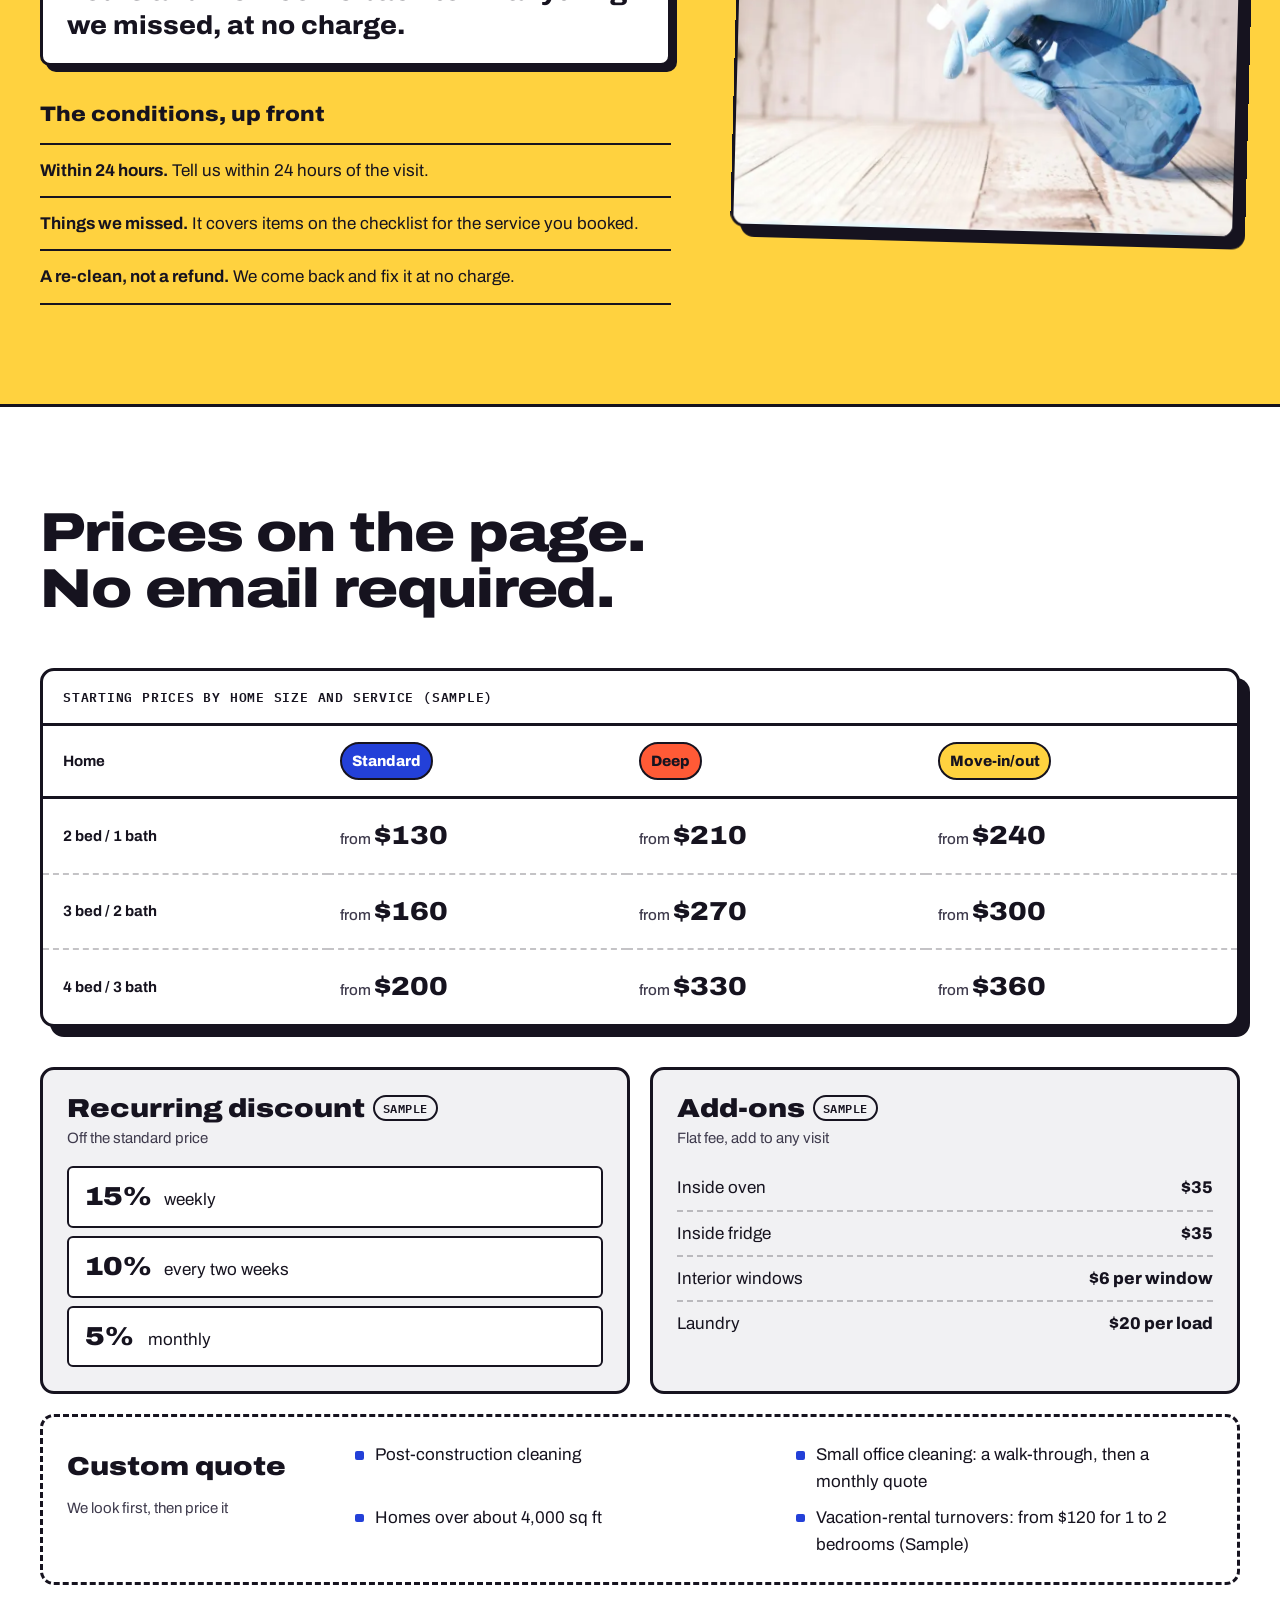
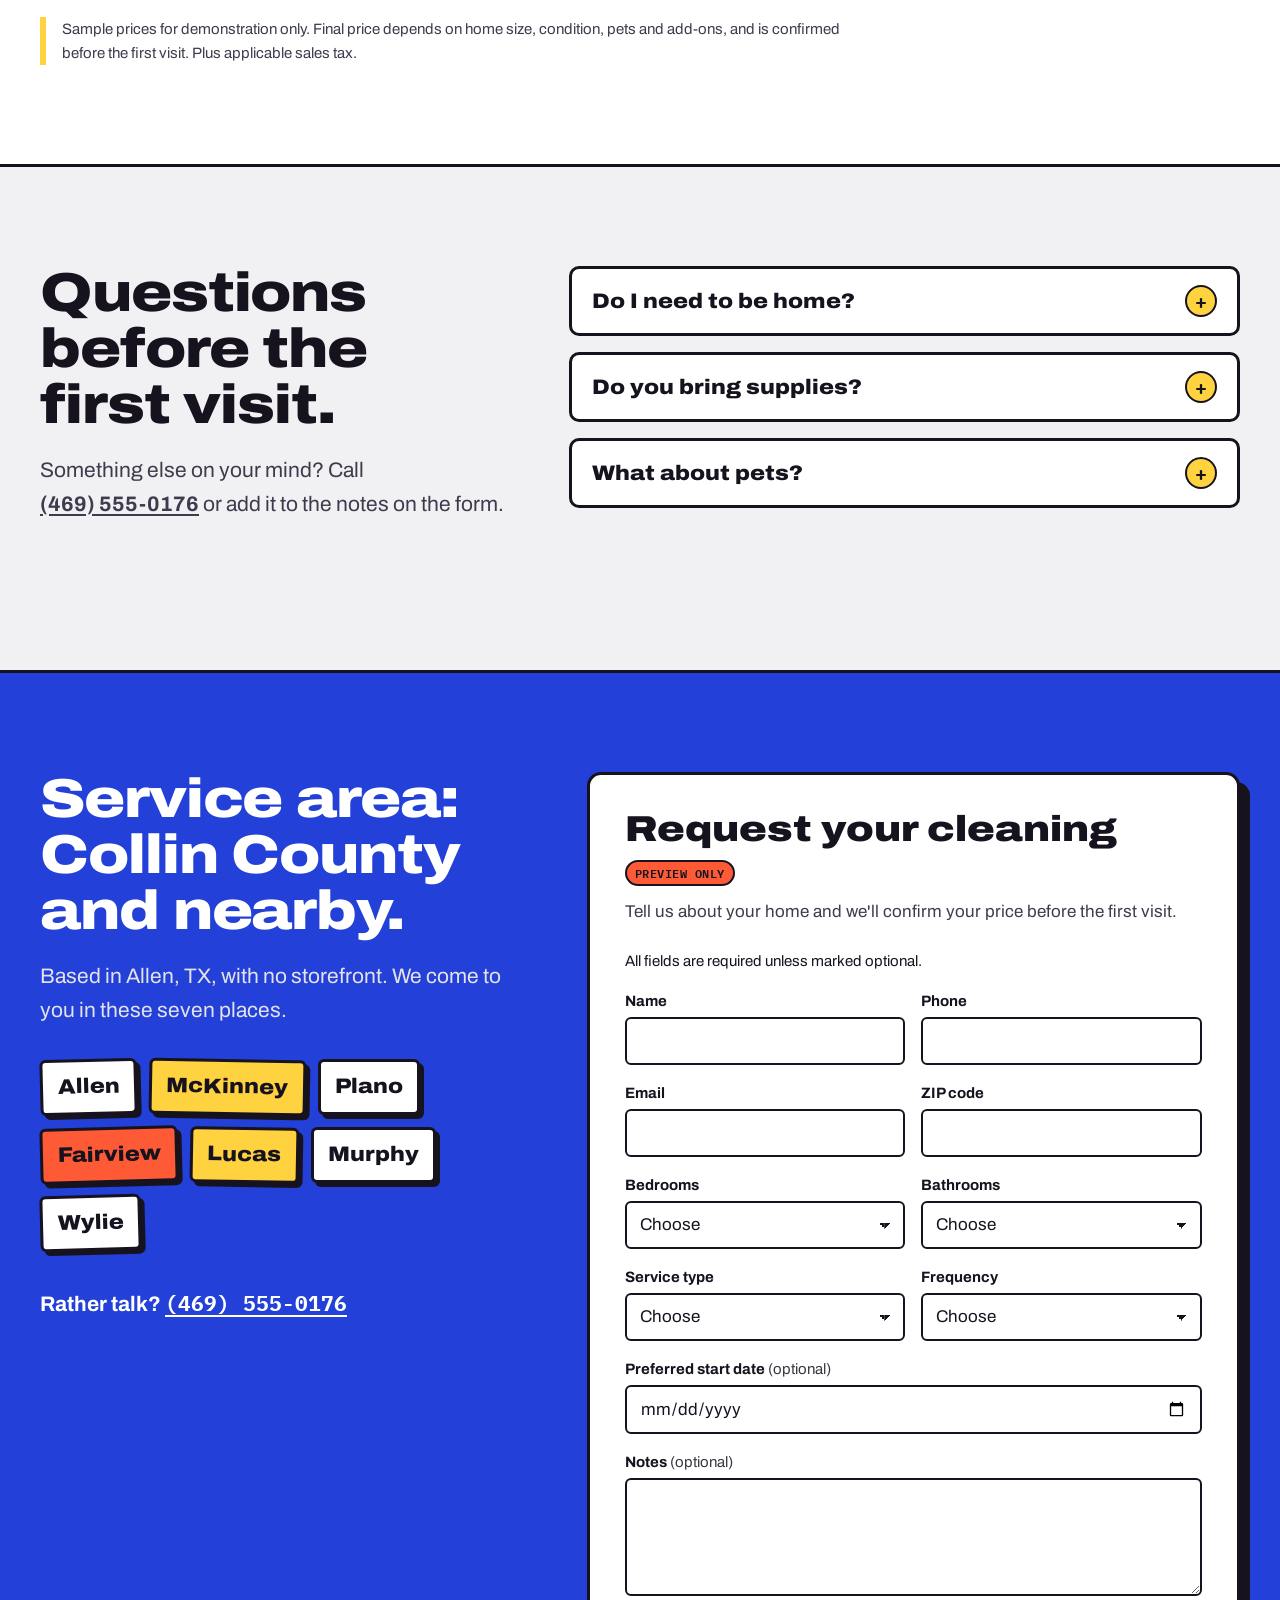
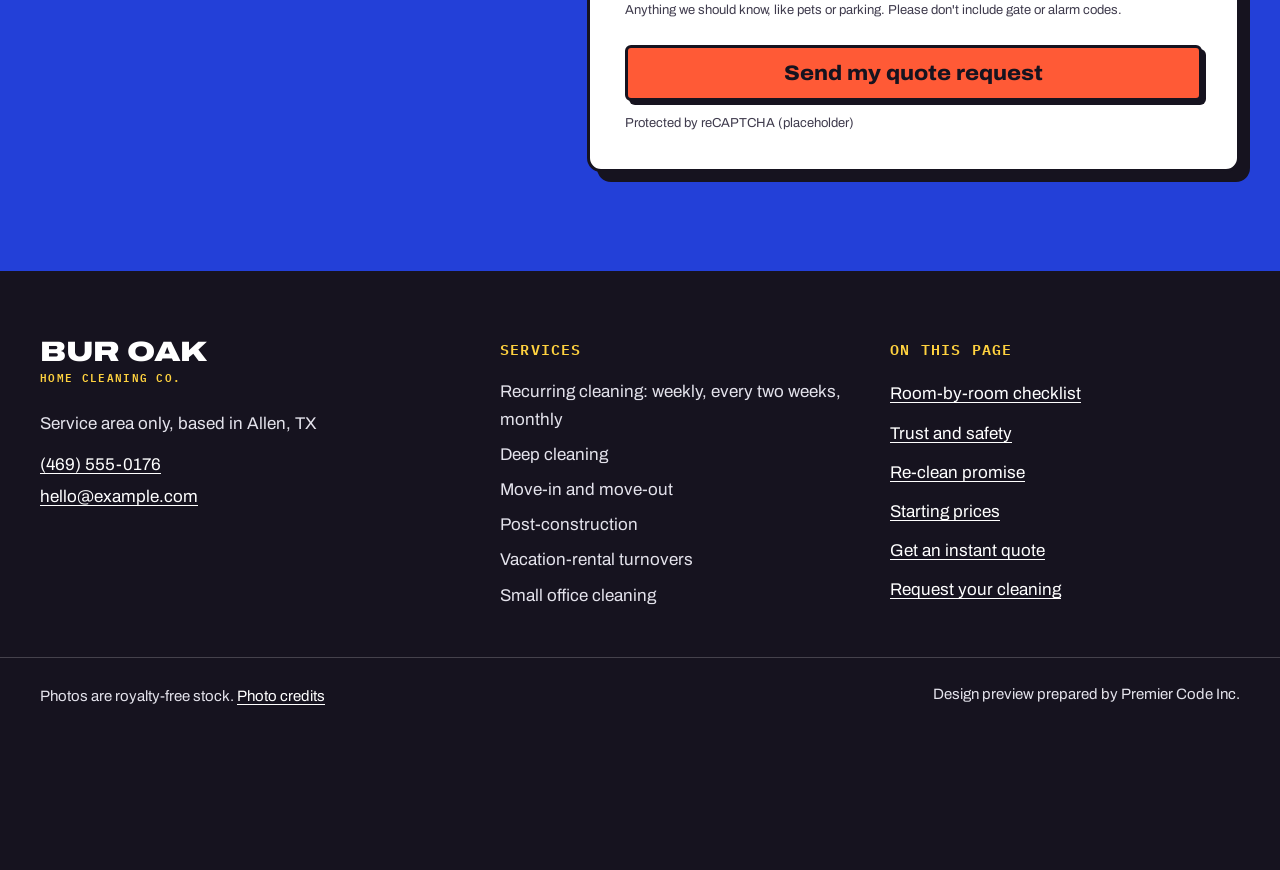
<file: option-c/index.html>
<!doctype html>
<!--
  PITCH NOTE (Option C, "Playful checklist"): Bold flat color blocks and a hand-drawn tick make the whole
  site read like a checklist the customer can hold the company to, from an instant price ticket to a
  room-by-room list of what gets cleaned.
  Look first at the quote ticket in the hero (change the home size and watch the price), then at the
  tabbed "What gets cleaned" checklist just below it.
-->
<html lang="en">
<head>
  <meta charset="utf-8">
  <meta name="viewport" content="width=device-width, initial-scale=1">
  <meta name="robots" content="noindex, nofollow">
  <title>Bur Oak Home Cleaning Co. · Instant sample quote and room-by-room checklist (Design preview C)</title>
  <meta name="description" content="Design preview for a fictional Allen, TX house cleaning company: an instant sample price range, a room-by-room cleaning checklist, plain-language trust details and a re-clean promise.">
  <script>document.documentElement.classList.add('js');if(window.matchMedia&&matchMedia('(prefers-reduced-motion: no-preference)').matches)document.documentElement.classList.add('motion');</script>
  <link rel="icon" href="data:,">
  <link rel="preconnect" href="https://fonts.googleapis.com">
  <link rel="preconnect" href="https://fonts.gstatic.com" crossorigin>
  <link rel="stylesheet" href="https://fonts.googleapis.com/css2?family=Archivo:wdth,wght@62..125,100..900&amp;family=IBM+Plex+Mono:wght@400;500;600&amp;display=swap">
  <link rel="preload" as="image" href="../assets/img/kitchen-marble-island-large-02-1600.webp" imagesrcset="../assets/img/kitchen-marble-island-large-02-800.webp 800w, ../assets/img/kitchen-marble-island-large-02-1600.webp 1600w" imagesizes="(min-width: 64em) 40vw, 100vw">
  <link rel="stylesheet" href="styles.css">
  <script src="main.js" defer></script>
</head>
<body>
<div class="page">
  <a class="skip-link" href="#main">Skip to main content</a>

  <div class="preview-bar" role="note">
    <p><strong>Design preview.</strong> Bur Oak Home Cleaning Co. is a fictional company. Prices, contact details, credentials and reviews are samples.</p>
  </div>

  <header class="site-header">
    <div class="wrap header-inner">
      <a class="wordmark" href="#main" aria-label="Bur Oak Home Cleaning Co., back to top">
        <span class="wordmark-main">Bur&nbsp;Oak</span>
        <span class="wordmark-sub">Home Cleaning Co.</span>
      </a>
      <nav class="site-nav" aria-label="Main">
        <ul>
          <li><a href="#checklist">Checklist</a></li>
          <li><a href="#trust">Trust</a></li>
          <li><a href="#prices">Prices</a></li>
          <li><a href="#faq">FAQ</a></li>
        </ul>
      </nav>
      <div class="header-actions">
        <!-- PLACEHOLDER: client's real phone number (469 555-0176 is fictional) -->
        <a class="header-phone" href="tel:+14695550176"><span class="visually-hidden">Call </span>(469) 555-0176</a>
        <a class="btn btn-tomato btn-sm" href="#instant-quote">Get an instant quote</a>
      </div>
    </div>
  </header>

  <main id="main" tabindex="-1">

    <!-- HERO + QUOTE TICKET -->
    <section class="hero" id="instant-quote" aria-labelledby="hero-title">
      <div class="wrap hero-grid">
        <div class="hero-copy">
          <p class="eyebrow eyebrow-on-dark">House cleaning in Allen, Plano, McKinney and nearby</p>
          <h1 id="hero-title" class="hero-title">See your price. <span class="hl">Check every room.</span></h1>
          <p class="hero-lede">Get a sample price right here, no email needed. Then see what gets cleaned in every room.</p>
        </div>

        <div class="ticket-wrap">
            <figure class="hero-photo">
            <img src="../assets/img/kitchen-marble-island-large-02-1600.webp"
                 srcset="../assets/img/kitchen-marble-island-large-02-800.webp 800w, ../assets/img/kitchen-marble-island-large-02-1600.webp 1600w"
                 sizes="(min-width: 64em) 40vw, 100vw"
                 width="1600" height="1067" fetchpriority="high"
                 alt="Bright white kitchen with a long marble island, bar stools and pendant lights">
          </figure>
          <form class="ticket" id="quote-widget" aria-labelledby="ticket-title">
            <div class="ticket-head">
              <h2 id="ticket-title" class="ticket-title">Instant quote</h2>
              <span class="tag tag-ink">Sample</span>
            </div>

            <div class="ticket-static">
              <p class="ticket-static-price">from <strong>$130</strong> <span class="tag">Sample</span></p>
              <p>Standard clean of a 2 bedroom, 1 bath home. Larger homes, deep cleans and move-outs cost more.</p>
              <p><a class="link-strong" href="#prices">See every starting price</a></p>
            </div>

            <div class="ticket-controls">
              <fieldset class="seg">
                <legend>Bedrooms</legend>
                <div class="seg-options">
                  <label><input type="radio" name="q-beds" value="0" checked><span>1&ndash;2</span></label>
                  <label><input type="radio" name="q-beds" value="1"><span>3</span></label>
                  <label><input type="radio" name="q-beds" value="2"><span>4</span></label>
                  <label><input type="radio" name="q-beds" value="custom"><span>5+</span></label>
                </div>
              </fieldset>
              <fieldset class="seg">
                <legend>Bathrooms</legend>
                <div class="seg-options seg-3">
                  <label><input type="radio" name="q-baths" value="0" checked><span>1</span></label>
                  <label><input type="radio" name="q-baths" value="1"><span>2</span></label>
                  <label><input type="radio" name="q-baths" value="2"><span>3+</span></label>
                </div>
              </fieldset>
              <fieldset class="seg">
                <legend>Service</legend>
                <div class="seg-options seg-3 seg-service">
                  <label><input type="radio" name="q-service" value="standard" checked><span>Standard</span></label>
                  <label><input type="radio" name="q-service" value="deep"><span>Deep</span></label>
                  <label><input type="radio" name="q-service" value="move"><span>Move-in/out</span></label>
                </div>
              </fieldset>
              <fieldset class="seg">
                <legend>How often</legend>
                <div class="seg-options seg-2x2">
                  <label><input type="radio" name="q-freq" value="0" checked><span>One-time</span></label>
                  <label><input type="radio" name="q-freq" value="0.15"><span>Weekly</span></label>
                  <label><input type="radio" name="q-freq" value="0.10"><span>Every two weeks</span></label>
                  <label><input type="radio" name="q-freq" value="0.05"><span>Monthly</span></label>
                </div>
              </fieldset>

              <div class="ticket-perf" aria-hidden="true"></div>

              <div class="ticket-out" aria-live="polite" aria-atomic="true">
                <p class="ticket-out-label">Sample price range</p>
                <p class="ticket-price" id="q-price">$130&ndash;$165</p>
                <p class="ticket-summary" id="q-summary">2 bed / 1 bath, standard, one-time</p>
                <p class="ticket-note" id="q-note"></p>
              </div>
              <p class="ticket-preview"><span class="tag tag-tomato">Preview only</span> Sample price, preview only. Nothing is booked or sent.</p>
            </div>

            <a class="btn btn-tomato btn-block" href="#quote" id="q-request">Request this cleaning</a>
            <p class="ticket-fine">Sample prices for demonstration only. Final price depends on home size, condition, pets and add-ons, and is confirmed before the first visit. Plus applicable sales tax.</p>
          </form>
        </div>
        <ul class="hero-proof draw-group" aria-label="What you can check">
          <li><svg class="tick" viewBox="0 0 32 32" aria-hidden="true" focusable="false"><path pathLength="1" d="M5 17.5c2.2 1.4 4.6 4 6.4 7.1 3.4-7.6 8.6-14 15.6-19.6"/></svg><a href="#trust">Background check before the first visit</a></li>
          <li><svg class="tick" viewBox="0 0 32 32" aria-hidden="true" focusable="false"><path pathLength="1" d="M5 17.5c2.2 1.4 4.6 4 6.4 7.1 3.4-7.6 8.6-14 15.6-19.6"/></svg><a href="#promise">Re-clean promise, within 24 hours</a></li>
          <li><svg class="tick" viewBox="0 0 32 32" aria-hidden="true" focusable="false"><path pathLength="1" d="M5 17.5c2.2 1.4 4.6 4 6.4 7.1 3.4-7.6 8.6-14 15.6-19.6"/></svg><a href="#checklist">A written list for every room</a></li>
          <li><svg class="tick" viewBox="0 0 32 32" aria-hidden="true" focusable="false"><path pathLength="1" d="M5 17.5c2.2 1.4 4.6 4 6.4 7.1 3.4-7.6 8.6-14 15.6-19.6"/></svg><a href="#prices">Starting prices for every home size</a></li>
        </ul>
      </div>
    </section>

    <!-- ROOM-BY-ROOM CHECKLIST (signature) -->
    <section class="section checklist" id="checklist" aria-labelledby="checklist-title">
      <div class="wrap">
        <div class="section-head">
          <h2 id="checklist-title" class="h2">What gets cleaned, room by room.</h2>
          <p class="section-lede">Every standard visit works through the same four-room list. Switch the tab to see what a deep clean or a move-in/out clean adds. <span class="tag">Sample list</span></p>
        </div>

        <div class="cl-tabs" role="tablist" aria-label="Cleaning type">
          <button type="button" role="tab" id="tab-standard" aria-controls="panel-standard" aria-selected="true" class="cl-tab" data-tone="cobalt">Standard <span class="cl-tab-price">from $130</span></button>
          <button type="button" role="tab" id="tab-deep" aria-controls="panel-deep" aria-selected="false" tabindex="-1" class="cl-tab" data-tone="tomato">Deep <span class="cl-tab-price">from $210</span></button>
          <button type="button" role="tab" id="tab-move" aria-controls="panel-move" aria-selected="false" tabindex="-1" class="cl-tab" data-tone="sun">Move-in/out <span class="cl-tab-price">from $240</span></button>
        </div>

        <div class="cl-layout">

          <div class="cl-panels">
            <div class="cl-panel draw-group tone-cobalt" role="tabpanel" id="panel-standard" aria-labelledby="tab-standard" tabindex="0">
              <p class="cl-panel-kicker">Standard clean <span class="tag tag-light">Sample</span></p>
              <h3 class="cl-panel-title">The four-room list, every visit.</h3>
              <p class="cl-panel-price">from <strong>$130</strong> <span>2 bed / 1 bath, Sample</span></p>
              <p>Weekly, every two weeks or monthly. Recurring visits save 15%, 10% or 5% off the standard price (Sample).</p>
              <div class="not-included">
                <h4>Usually not included</h4>
                <ul>
                  <li>Hand-washing dishes</li>
                  <li>Exterior areas, like porches and decks</li>
                  <li>Laundry and inside the oven are add-ons</li>
                </ul>
              </div>
            </div>

            <div class="cl-panel draw-group tone-tomato" role="tabpanel" id="panel-deep" aria-labelledby="tab-deep" tabindex="0">
              <p class="cl-panel-kicker">Deep clean adds <span class="tag tag-ink">Sample</span></p>
              <h3 class="cl-panel-title">Everything in standard, plus the build-up.</h3>
              <p class="cl-panel-price">from <strong>$210</strong> <span>2 bed / 1 bath, Sample</span></p>
              <ul class="items items-on-color">
              <li><span class="item"><span class="box" aria-hidden="true"><svg class="tick" viewBox="0 0 32 32" aria-hidden="true" focusable="false"><path pathLength="1" d="M5 17.5c2.2 1.4 4.6 4 6.4 7.1 3.4-7.6 8.6-14 15.6-19.6"/></svg></span><span class="item-text">Baseboards</span></span></li>
<li><span class="item"><span class="box" aria-hidden="true"><svg class="tick" viewBox="0 0 32 32" aria-hidden="true" focusable="false"><path pathLength="1" d="M5 17.5c2.2 1.4 4.6 4 6.4 7.1 3.4-7.6 8.6-14 15.6-19.6"/></svg></span><span class="item-text">Blinds</span></span></li>
<li><span class="item"><span class="box" aria-hidden="true"><svg class="tick" viewBox="0 0 32 32" aria-hidden="true" focusable="false"><path pathLength="1" d="M5 17.5c2.2 1.4 4.6 4 6.4 7.1 3.4-7.6 8.6-14 15.6-19.6"/></svg></span><span class="item-text">Doors and door frames</span></span></li>
<li><span class="item"><span class="box" aria-hidden="true"><svg class="tick" viewBox="0 0 32 32" aria-hidden="true" focusable="false"><path pathLength="1" d="M5 17.5c2.2 1.4 4.6 4 6.4 7.1 3.4-7.6 8.6-14 15.6-19.6"/></svg></span><span class="item-text">Ceiling fans</span></span></li>
<li><span class="item"><span class="box" aria-hidden="true"><svg class="tick" viewBox="0 0 32 32" aria-hidden="true" focusable="false"><path pathLength="1" d="M5 17.5c2.2 1.4 4.6 4 6.4 7.1 3.4-7.6 8.6-14 15.6-19.6"/></svg></span><span class="item-text">Air vents</span></span></li>
<li><span class="item"><span class="box" aria-hidden="true"><svg class="tick" viewBox="0 0 32 32" aria-hidden="true" focusable="false"><path pathLength="1" d="M5 17.5c2.2 1.4 4.6 4 6.4 7.1 3.4-7.6 8.6-14 15.6-19.6"/></svg></span><span class="item-text">Light switches</span></span></li>
<li><span class="item"><span class="box" aria-hidden="true"><svg class="tick" viewBox="0 0 32 32" aria-hidden="true" focusable="false"><path pathLength="1" d="M5 17.5c2.2 1.4 4.6 4 6.4 7.1 3.4-7.6 8.6-14 15.6-19.6"/></svg></span><span class="item-text">Window tracks</span></span></li>
<li><span class="item"><span class="box" aria-hidden="true"><svg class="tick" viewBox="0 0 32 32" aria-hidden="true" focusable="false"><path pathLength="1" d="M5 17.5c2.2 1.4 4.6 4 6.4 7.1 3.4-7.6 8.6-14 15.6-19.6"/></svg></span><span class="item-text">Built-up grease</span></span></li>
<li><span class="item"><span class="box" aria-hidden="true"><svg class="tick" viewBox="0 0 32 32" aria-hidden="true" focusable="false"><path pathLength="1" d="M5 17.5c2.2 1.4 4.6 4 6.4 7.1 3.4-7.6 8.6-14 15.6-19.6"/></svg></span><span class="item-text">Soap scum and grout</span></span></li>
              </ul>
            </div>

            <div class="cl-panel draw-group tone-sun" role="tabpanel" id="panel-move" aria-labelledby="tab-move" tabindex="0">
              <p class="cl-panel-kicker">Move-in/out adds <span class="tag tag-ink">Sample</span></p>
              <h3 class="cl-panel-title">The insides, while the home is empty.</h3>
              <p class="cl-panel-price">from <strong>$240</strong> <span>2 bed / 1 bath, Sample</span></p>
              <ul class="items items-on-color">
              <li><span class="item"><span class="box" aria-hidden="true"><svg class="tick" viewBox="0 0 32 32" aria-hidden="true" focusable="false"><path pathLength="1" d="M5 17.5c2.2 1.4 4.6 4 6.4 7.1 3.4-7.6 8.6-14 15.6-19.6"/></svg></span><span class="item-text">Inside cabinets and drawers</span></span></li>
<li><span class="item"><span class="box" aria-hidden="true"><svg class="tick" viewBox="0 0 32 32" aria-hidden="true" focusable="false"><path pathLength="1" d="M5 17.5c2.2 1.4 4.6 4 6.4 7.1 3.4-7.6 8.6-14 15.6-19.6"/></svg></span><span class="item-text">Inside oven</span></span></li>
<li><span class="item"><span class="box" aria-hidden="true"><svg class="tick" viewBox="0 0 32 32" aria-hidden="true" focusable="false"><path pathLength="1" d="M5 17.5c2.2 1.4 4.6 4 6.4 7.1 3.4-7.6 8.6-14 15.6-19.6"/></svg></span><span class="item-text">Inside fridge and freezer</span></span></li>
              </ul>
              <p class="cl-panel-flag"><strong>Good to know:</strong> the home must be empty for a move-in/out clean.</p>
            </div>
          </div>
          <div class="rooms">
            <article class="room draw-group tone-tomato">
              <img src="../assets/img/kitchen-hex-tile-island-03-800.webp" width="800" height="534" loading="lazy" decoding="async"
                   alt="White kitchen with hexagon tile backsplash, a stainless steel range and a marble island">
              <div class="room-head">
                <svg class="tick room-icon" viewBox="0 0 32 32" aria-hidden="true" focusable="false"><path pathLength="1" d="M6 14.5h17.5v6.5c0 3-2.3 5.2-5.2 5.2h-7c-3 0-5.3-2.3-5.3-5.2z"/><path pathLength="1" d="M23.6 16.4c1.7-.2 3.4-.1 4.9.3"/><path pathLength="1" d="M11.2 10.2c-1.3-1.8 1.1-2.9-.1-5"/><path pathLength="1" d="M17.4 10.2c-1.3-1.8 1.1-2.9-.1-5"/></svg>
                <h3 class="room-title">Kitchen</h3>
                <span class="room-count">6 items</span>
              </div>
              <div class="room-body">
                <ul class="items">
                <li><span class="item"><span class="box" aria-hidden="true"><svg class="tick" viewBox="0 0 32 32" aria-hidden="true" focusable="false"><path pathLength="1" d="M5 17.5c2.2 1.4 4.6 4 6.4 7.1 3.4-7.6 8.6-14 15.6-19.6"/></svg></span><span class="item-text">Counters and backsplash wiped and sanitized</span></span></li>
<li><span class="item"><span class="box" aria-hidden="true"><svg class="tick" viewBox="0 0 32 32" aria-hidden="true" focusable="false"><path pathLength="1" d="M5 17.5c2.2 1.4 4.6 4 6.4 7.1 3.4-7.6 8.6-14 15.6-19.6"/></svg></span><span class="item-text">Sink and faucet</span></span></li>
<li><span class="item"><span class="box" aria-hidden="true"><svg class="tick" viewBox="0 0 32 32" aria-hidden="true" focusable="false"><path pathLength="1" d="M5 17.5c2.2 1.4 4.6 4 6.4 7.1 3.4-7.6 8.6-14 15.6-19.6"/></svg></span><span class="item-text">Outside of appliances</span></span></li>
<li><span class="item"><span class="box" aria-hidden="true"><svg class="tick" viewBox="0 0 32 32" aria-hidden="true" focusable="false"><path pathLength="1" d="M5 17.5c2.2 1.4 4.6 4 6.4 7.1 3.4-7.6 8.6-14 15.6-19.6"/></svg></span><span class="item-text">Cabinet fronts spot-cleaned</span></span></li>
<li><span class="item"><span class="box" aria-hidden="true"><svg class="tick" viewBox="0 0 32 32" aria-hidden="true" focusable="false"><path pathLength="1" d="M5 17.5c2.2 1.4 4.6 4 6.4 7.1 3.4-7.6 8.6-14 15.6-19.6"/></svg></span><span class="item-text">Trash emptied</span></span></li>
<li><span class="item"><span class="box" aria-hidden="true"><svg class="tick" viewBox="0 0 32 32" aria-hidden="true" focusable="false"><path pathLength="1" d="M5 17.5c2.2 1.4 4.6 4 6.4 7.1 3.4-7.6 8.6-14 15.6-19.6"/></svg></span><span class="item-text">Floor vacuumed and mopped</span></span></li>
                </ul>
              </div>
            </article>
            <article class="room draw-group tone-cobalt">
              <img src="../assets/img/bathroom-sink-toilet-05-800.webp" width="800" height="534" loading="lazy" decoding="async"
                   alt="Clean bathroom with a gray vanity, large mirror, toilet and tub">
              <div class="room-head">
                <svg class="tick room-icon" viewBox="0 0 32 32" aria-hidden="true" focusable="false"><path pathLength="1" d="M3.6 16.2h24.8v2.6c0 4-3.2 7.2-7.2 7.2H10.8c-4 0-7.2-3.2-7.2-7.2z"/><path pathLength="1" d="M7.8 16V8.4c0-2 1.4-3.4 3.2-3.4 1.6 0 2.9 1.1 3.1 2.7"/><path pathLength="1" d="M9.4 26.2 8.3 29"/><path pathLength="1" d="M22.6 26.2l1.1 2.8"/></svg>
                <h3 class="room-title">Bathrooms</h3>
                <span class="room-count">5 items</span>
              </div>
              <div class="room-body">
                <ul class="items">
                <li><span class="item"><span class="box" aria-hidden="true"><svg class="tick" viewBox="0 0 32 32" aria-hidden="true" focusable="false"><path pathLength="1" d="M5 17.5c2.2 1.4 4.6 4 6.4 7.1 3.4-7.6 8.6-14 15.6-19.6"/></svg></span><span class="item-text">Toilet, tub and shower cleaned and disinfected</span></span></li>
<li><span class="item"><span class="box" aria-hidden="true"><svg class="tick" viewBox="0 0 32 32" aria-hidden="true" focusable="false"><path pathLength="1" d="M5 17.5c2.2 1.4 4.6 4 6.4 7.1 3.4-7.6 8.6-14 15.6-19.6"/></svg></span><span class="item-text">Sink, counters and fixtures cleaned and disinfected</span></span></li>
<li><span class="item"><span class="box" aria-hidden="true"><svg class="tick" viewBox="0 0 32 32" aria-hidden="true" focusable="false"><path pathLength="1" d="M5 17.5c2.2 1.4 4.6 4 6.4 7.1 3.4-7.6 8.6-14 15.6-19.6"/></svg></span><span class="item-text">Mirrors</span></span></li>
<li><span class="item"><span class="box" aria-hidden="true"><svg class="tick" viewBox="0 0 32 32" aria-hidden="true" focusable="false"><path pathLength="1" d="M5 17.5c2.2 1.4 4.6 4 6.4 7.1 3.4-7.6 8.6-14 15.6-19.6"/></svg></span><span class="item-text">Trash</span></span></li>
<li><span class="item"><span class="box" aria-hidden="true"><svg class="tick" viewBox="0 0 32 32" aria-hidden="true" focusable="false"><path pathLength="1" d="M5 17.5c2.2 1.4 4.6 4 6.4 7.1 3.4-7.6 8.6-14 15.6-19.6"/></svg></span><span class="item-text">Floors</span></span></li>
                </ul>
              </div>
            </article>
            <article class="room draw-group tone-sun">
              <img class="img-bed" src="../assets/img/bedroom-white-comforter-01-800.webp" width="800" height="467" loading="lazy" decoding="async"
                   alt="Neatly made bed with white bedding, lamps on both sides and a dark wood dresser">
              <div class="room-head">
                <svg class="tick room-icon" viewBox="0 0 32 32" aria-hidden="true" focusable="false"><path pathLength="1" d="M4.2 26V7.8"/><path pathLength="1" d="M4.2 18.4h23.6V26"/><path pathLength="1" d="M4.4 22.6h23.2"/><path pathLength="1" d="M8.4 18.2v-4.1c2.4-.3 4.8-.3 7.1.1v4"/></svg>
                <h3 class="room-title">Bedrooms</h3>
                <span class="room-count">4 items</span>
              </div>
              <div class="room-body">
                <ul class="items">
                <li><span class="item"><span class="box" aria-hidden="true"><svg class="tick" viewBox="0 0 32 32" aria-hidden="true" focusable="false"><path pathLength="1" d="M5 17.5c2.2 1.4 4.6 4 6.4 7.1 3.4-7.6 8.6-14 15.6-19.6"/></svg></span><span class="item-text">Reachable surfaces dusted</span></span></li>
<li><span class="item"><span class="box" aria-hidden="true"><svg class="tick" viewBox="0 0 32 32" aria-hidden="true" focusable="false"><path pathLength="1" d="M5 17.5c2.2 1.4 4.6 4 6.4 7.1 3.4-7.6 8.6-14 15.6-19.6"/></svg></span><span class="item-text">Beds made</span></span></li>
<li><span class="item"><span class="box" aria-hidden="true"><svg class="tick" viewBox="0 0 32 32" aria-hidden="true" focusable="false"><path pathLength="1" d="M5 17.5c2.2 1.4 4.6 4 6.4 7.1 3.4-7.6 8.6-14 15.6-19.6"/></svg></span><span class="item-text">Carpets vacuumed</span></span></li>
<li><span class="item"><span class="box" aria-hidden="true"><svg class="tick" viewBox="0 0 32 32" aria-hidden="true" focusable="false"><path pathLength="1" d="M5 17.5c2.2 1.4 4.6 4 6.4 7.1 3.4-7.6 8.6-14 15.6-19.6"/></svg></span><span class="item-text">Hard floors mopped</span></span></li>
                </ul>
              </div>
            </article>
            <article class="room draw-group tone-ink">
              <img class="img-mop" src="../assets/img/mop-tile-floor-04-800.webp" width="800" height="1200" loading="lazy" decoding="async"
                   alt="Person mopping a tile floor in a living room, with a blue bucket nearby">
              <div class="room-head">
                <svg class="tick room-icon" viewBox="0 0 32 32" aria-hidden="true" focusable="false"><path pathLength="1" d="M6.6 15.2v-3.8c0-1.8 1.3-3.1 3-3.1h12.8c1.7 0 3 1.3 3 3.1v3.8"/><path pathLength="1" d="M4 23.4v-6.6c0-1.2.9-2 2-2s2 .8 2 2v3.4h16v-3.4c0-1.2.9-2 2-2s2 .8 2 2v6.6z"/><path pathLength="1" d="M7.2 23.6v3"/><path pathLength="1" d="M24.8 23.6v3"/></svg>
                <h3 class="room-title">Living areas</h3>
                <span class="room-count">5 items</span>
              </div>
              <div class="room-body">
                <ul class="items">
                <li><span class="item"><span class="box" aria-hidden="true"><svg class="tick" viewBox="0 0 32 32" aria-hidden="true" focusable="false"><path pathLength="1" d="M5 17.5c2.2 1.4 4.6 4 6.4 7.1 3.4-7.6 8.6-14 15.6-19.6"/></svg></span><span class="item-text">Dusting</span></span></li>
<li><span class="item"><span class="box" aria-hidden="true"><svg class="tick" viewBox="0 0 32 32" aria-hidden="true" focusable="false"><path pathLength="1" d="M5 17.5c2.2 1.4 4.6 4 6.4 7.1 3.4-7.6 8.6-14 15.6-19.6"/></svg></span><span class="item-text">Vacuuming</span></span></li>
<li><span class="item"><span class="box" aria-hidden="true"><svg class="tick" viewBox="0 0 32 32" aria-hidden="true" focusable="false"><path pathLength="1" d="M5 17.5c2.2 1.4 4.6 4 6.4 7.1 3.4-7.6 8.6-14 15.6-19.6"/></svg></span><span class="item-text">Mopping</span></span></li>
<li><span class="item"><span class="box" aria-hidden="true"><svg class="tick" viewBox="0 0 32 32" aria-hidden="true" focusable="false"><path pathLength="1" d="M5 17.5c2.2 1.4 4.6 4 6.4 7.1 3.4-7.6 8.6-14 15.6-19.6"/></svg></span><span class="item-text">Trash</span></span></li>
<li><span class="item"><span class="box" aria-hidden="true"><svg class="tick" viewBox="0 0 32 32" aria-hidden="true" focusable="false"><path pathLength="1" d="M5 17.5c2.2 1.4 4.6 4 6.4 7.1 3.4-7.6 8.6-14 15.6-19.6"/></svg></span><span class="item-text">Tidying</span></span></li>
                </ul>
              </div>
            </article>
          </div>
        </div>
      </div>
    </section>

    <!-- HOW IT WORKS -->
    <section class="section how" id="how" aria-labelledby="how-title">
      <div class="wrap">
        <div class="section-head">
          <h2 id="how-title" class="h2">From a price on screen to a ticked-off list.</h2>
        </div>
        <ol class="steps draw-group">
          <li class="step tone-cobalt">
            <svg class="tick step-icon" viewBox="0 0 32 32" aria-hidden="true" focusable="false"><path pathLength="1" d="M5.2 8.4h21.6v18.4H5.2z"/><path pathLength="1" d="M5.4 14h21.2"/><path pathLength="1" d="M11 4.4v6.2"/><path pathLength="1" d="M21 4.4v6.2"/></svg>
            <h3 class="step-title">Book</h3>
            <p>Pick your home size and service, see a sample price range and choose a start date. The price is confirmed before the first visit.</p>
          </li>
          <li class="step tone-tomato">
            <svg class="tick step-icon" viewBox="0 0 32 32" aria-hidden="true" focusable="false"><path pathLength="1" d="M11.6 13.6h8.2l1.4 13.4H10.4z"/><path pathLength="1" d="M13 13.4V9.8h5.6v3.6"/><path pathLength="1" d="M10.6 6.2h10.2v3.6H12.4"/><path pathLength="1" d="M21.2 7.6h3.4"/><path pathLength="1" d="M27.4 4.6l2.2-1"/><path pathLength="1" d="M27.6 8h2.6"/><path pathLength="1" d="M27.4 11.2l2.2 1"/></svg>
            <h3 class="step-title">We clean</h3>
            <p>The team brings its own products and equipment and works through the room-by-room list. We aim to send the same team every time.</p>
          </li>
          <li class="step tone-sun">
            <svg class="tick step-icon" viewBox="0 0 32 32" aria-hidden="true" focusable="false"><path pathLength="1" d="M5 17.5c2.2 1.4 4.6 4 6.4 7.1 3.4-7.6 8.6-14 15.6-19.6"/></svg>
            <h3 class="step-title">You relax</h3>
            <p>Look it over. If we missed anything, tell us within 24 hours and we'll come back to fix it, at no charge.</p>
          </li>
        </ol>
        <figure class="how-photo">
          <img src="../assets/img/cleaning-supplies-set-floor-03-1600.webp"
               srcset="../assets/img/cleaning-supplies-set-floor-03-800.webp 800w, ../assets/img/cleaning-supplies-set-floor-03-1600.webp 1600w, ../assets/img/cleaning-supplies-set-floor-03-2400.webp 2400w"
               sizes="(min-width: 82rem) 80rem, 100vw" width="1600" height="1067" loading="lazy" decoding="async"
               alt="Hand reaching for a caddy of unlabeled cleaning bottles, a brush and a sponge">
        </figure>
      </div>
    </section>

    <!-- TRUST AND SAFETY -->
    <section class="section trust" id="trust" aria-labelledby="trust-title">
      <div class="wrap">
        <div class="section-head">
          <h2 id="trust-title" class="h2">Four claims, spelled&nbsp;out.</h2>
          <p class="section-lede">Most cleaning sites stop at &ldquo;background-checked, bonded and insured.&rdquo; Here is what each one means, in a sentence you can hold us to.</p>
        </div>
        <!-- PLACEHOLDER: client confirms background check provider, bond amount and insurance carrier before launch -->
        <ul class="claims draw-group">
          <li class="claim">
            <div class="claim-top"><span class="claim-tick"><svg class="tick" viewBox="0 0 32 32" aria-hidden="true" focusable="false"><path pathLength="1" d="M5 17.5c2.2 1.4 4.6 4 6.4 7.1 3.4-7.6 8.6-14 15.6-19.6"/></svg></span><h3>Background checks</h3><span class="tag tag-sun">Sample</span></div>
            <p>Every cleaner passes a criminal background check before their first visit.</p>
          </li>
          <li class="claim">
            <div class="claim-top"><span class="claim-tick"><svg class="tick" viewBox="0 0 32 32" aria-hidden="true" focusable="false"><path pathLength="1" d="M5 17.5c2.2 1.4 4.6 4 6.4 7.1 3.4-7.6 8.6-14 15.6-19.6"/></svg></span><h3>Bonded</h3><span class="tag tag-sun">Sample</span></div>
            <p>A janitorial bond helps protect you against theft by our employees, up to the bond amount.</p>
          </li>
          <li class="claim">
            <div class="claim-top"><span class="claim-tick"><svg class="tick" viewBox="0 0 32 32" aria-hidden="true" focusable="false"><path pathLength="1" d="M5 17.5c2.2 1.4 4.6 4 6.4 7.1 3.4-7.6 8.6-14 15.6-19.6"/></svg></span><h3>Insured</h3><span class="tag tag-sun">Sample</span></div>
            <p>Carries general liability insurance. Certificate available on request.</p>
          </li>
          <li class="claim">
            <div class="claim-top"><span class="claim-tick"><svg class="tick" viewBox="0 0 32 32" aria-hidden="true" focusable="false"><path pathLength="1" d="M5 17.5c2.2 1.4 4.6 4 6.4 7.1 3.4-7.6 8.6-14 15.6-19.6"/></svg></span><h3>Same team</h3><span class="tag tag-sun">Sample</span></div>
            <p>We aim to send the same team to every visit.</p>
          </li>
        </ul>
      </div>
    </section>

    <!-- RE-CLEAN PROMISE -->
    <section class="section promise" id="promise" aria-labelledby="promise-title">
      <div class="wrap promise-grid">
        <div class="promise-copy">
          <h2 id="promise-title" class="h2">Missed a spot? We come back.</h2>
          <p class="promise-quote"><span class="tag tag-ink">Sample</span> Re-clean promise: tell us within 24 hours and we'll come back to fix anything we missed, at no charge.</p>
          <!-- PLACEHOLDER: client confirms the re-clean conditions and how customers report a missed item -->
          <div class="promise-terms">
            <h3>The conditions, up front</h3>
            <ul>
              <li><strong>Within 24 hours.</strong> Tell us within 24 hours of the visit.</li>
              <li><strong>Things we missed.</strong> It covers items on the checklist for the service you booked.</li>
              <li><strong>A re-clean, not a refund.</strong> We come back and fix it at no charge.</li>
            </ul>
          </div>
        </div>
        <figure class="promise-photo">
          <img src="../assets/img/gloves-spray-bottle-blue-04-800.webp"
               srcset="../assets/img/gloves-spray-bottle-blue-04-800.webp 800w, ../assets/img/gloves-spray-bottle-blue-04-1600.webp 1600w"
               sizes="(min-width: 64em) 36vw, 100vw" width="800" height="534" loading="lazy" decoding="async"
               alt="Gloved hand holding a blue spray bottle over a wooden surface">
        </figure>
      </div>
    </section>

    <!-- STARTING PRICES -->
    <section class="section prices" id="prices" aria-labelledby="prices-title">
      <div class="wrap">
        <div class="section-head">
          <h2 id="prices-title" class="h2">Prices on the page. No email required.</h2>
        </div>

        <div class="price-table-wrap" role="region" aria-labelledby="price-caption" tabindex="0">
          <table class="price-table">
            <caption id="price-caption">Starting prices by home size and service (Sample)</caption>
            <thead>
              <tr>
                <th scope="col">Home</th>
                <th scope="col"><span class="th-chip tone-cobalt">Standard</span></th>
                <th scope="col"><span class="th-chip tone-tomato">Deep</span></th>
                <th scope="col"><span class="th-chip tone-sun">Move-in/<wbr>out</span></th>
              </tr>
            </thead>
            <tbody>
              <tr><th scope="row">2 bed / 1 bath</th><td><span class="from">from </span>$130</td><td><span class="from">from </span>$210</td><td><span class="from">from </span>$240</td></tr>
              <tr><th scope="row">3 bed / 2 bath</th><td><span class="from">from </span>$160</td><td><span class="from">from </span>$270</td><td><span class="from">from </span>$300</td></tr>
              <tr><th scope="row">4 bed / 3 bath</th><td><span class="from">from </span>$200</td><td><span class="from">from </span>$330</td><td><span class="from">from </span>$360</td></tr>
            </tbody>
          </table>
        </div>

        <div class="price-extras">
          <div class="extra-card">
            <h3>Recurring discount <span class="tag">Sample</span></h3>
            <p class="extra-sub">Off the standard price</p>
            <ul class="discounts">
              <li><strong>15%</strong> weekly</li>
              <li><strong>10%</strong> every two weeks</li>
              <li><strong>5%</strong> monthly</li>
            </ul>
          </div>
          <div class="extra-card">
            <h3>Add-ons <span class="tag">Sample</span></h3>
            <p class="extra-sub">Flat fee, add to any visit</p>
            <dl class="addons">
              <div><dt>Inside oven</dt><dd>$35</dd></div>
              <div><dt>Inside fridge</dt><dd>$35</dd></div>
              <div><dt>Interior windows</dt><dd>$6 per window</dd></div>
              <div><dt>Laundry</dt><dd>$20 per load</dd></div>
            </dl>
          </div>
          <div class="extra-card extra-custom">
            <h3>Custom quote</h3>
            <p class="extra-sub">We look first, then price it</p>
            <ul class="plain-list">
              <li>Post-construction cleaning</li>
              <li>Small office cleaning: a walk-through, then a monthly quote</li>
              <li>Homes over about 4,000 sq ft</li>
              <li>Vacation-rental turnovers: from $120 for 1 to 2 bedrooms (Sample)</li>
            </ul>
          </div>
        </div>

        <p class="disclaimer">Sample prices for demonstration only. Final price depends on home size, condition, pets and add-ons, and is confirmed before the first visit. Plus applicable sales tax.</p>
      </div>
    </section>

    <!-- FAQ -->
    <section class="section faq" id="faq" aria-labelledby="faq-title">
      <div class="wrap faq-grid">
        <div class="section-head">
          <h2 id="faq-title" class="h2">Questions before the first visit.</h2>
          <p class="section-lede">Something else on your mind? Call <a class="link-strong" href="tel:+14695550176">(469) 555-0176</a> or add it to the notes on the form.</p>
        </div>
        <div class="faq-list">
          <details>
            <summary>Do I need to be home?</summary>
            <div class="faq-a"><p>Usually not. Access is arranged with the office before the first visit.</p></div>
          </details>
          <details>
            <summary>Do you bring supplies?</summary>
            <div class="faq-a"><p>Yes, the team brings its own products and equipment. If you'd like a specific product used, tell us.</p></div>
          </details>
          <details>
            <summary>What about pets?</summary>
            <div class="faq-a"><p>Tell us about pets before the first visit. Keep pets that might slip out an open door secured. Pet accidents are not part of a standard clean.</p></div>
          </details>
        </div>
      </div>
    </section>

    <!-- SERVICE AREA + FORM -->
    <section class="section area" id="quote" aria-labelledby="quote-title">
      <div class="wrap area-grid">
        <div class="area-copy">
          <h2 id="quote-title" class="h2">Service area: Collin County and nearby.</h2>
          <p class="section-lede">Based in Allen, TX, with no storefront. We come to you in these seven places.</p>
          <ul class="cities">
            <li>Allen</li><li>McKinney</li><li>Plano</li><li>Fairview</li><li>Lucas</li><li>Murphy</li><li>Wylie</li>
          </ul>
          <p class="area-call">Rather talk? <a href="tel:+14695550176">(469) 555-0176</a></p>
        </div>

        <div class="form-card">
          <div class="form-card-head">
            <h3 class="form-title">Request your cleaning</h3>
            <span class="tag tag-tomato">Preview only</span>
          </div>
          <p class="form-intro">Tell us about your home and we'll confirm your price before the first visit.</p>
          <p class="prefill-note" id="prefill-note" role="status" aria-live="polite"></p>
          <!-- PLACEHOLDER: form endpoint and email routing (transactional address) go here at launch -->
          <form class="quote-form" id="quote-form" novalidate>
            <p class="req-note" id="req-note">All fields are required unless marked optional.</p>
            <div class="grid-2">
              <div class="field">
                <label for="f-name">Name</label>
                <input id="f-name" name="name" type="text" autocomplete="name" required>
              </div>
              <div class="field">
                <label for="f-phone">Phone</label>
                <input id="f-phone" name="phone" type="tel" autocomplete="tel" inputmode="tel" required>
              </div>
              <div class="field">
                <label for="f-email">Email</label>
                <input id="f-email" name="email" type="email" autocomplete="email" inputmode="email" required>
              </div>
              <div class="field">
                <label for="f-zip">ZIP code</label>
                <input id="f-zip" name="zip" type="text" autocomplete="postal-code" inputmode="numeric" pattern="[0-9]{5}" maxlength="5" required>
              </div>
              <div class="field">
                <label for="f-beds">Bedrooms</label>
                <select id="f-beds" name="bedrooms" required>
                  <option value="">Choose</option>
                  <option>1</option><option>2</option><option>3</option><option>4</option><option>5 or more</option>
                </select>
              </div>
              <div class="field">
                <label for="f-baths">Bathrooms</label>
                <select id="f-baths" name="bathrooms" required>
                  <option value="">Choose</option>
                  <option>1</option><option>2</option><option>3 or more</option>
                </select>
              </div>
              <div class="field">
                <label for="f-service">Service type</label>
                <select id="f-service" name="service" required>
                  <option value="">Choose</option>
                  <option>Standard</option><option>Deep</option><option>Move-in/out</option>
                </select>
              </div>
              <div class="field">
                <label for="f-freq">Frequency</label>
                <select id="f-freq" name="frequency" required>
                  <option value="">Choose</option>
                  <option>One-time</option><option>Weekly</option><option>Every two weeks</option><option>Monthly</option>
                </select>
              </div>
              <div class="field field-full">
                <label for="f-date">Preferred start date <span class="optional">(optional)</span></label>
                <input id="f-date" name="start_date" type="date">
              </div>
              <div class="field field-full">
                <label for="f-notes">Notes <span class="optional">(optional)</span></label>
                <textarea id="f-notes" name="notes" rows="4" aria-describedby="f-notes-hint"></textarea>
                <p class="hint" id="f-notes-hint">Anything we should know, like pets or parking. Please don't include gate or alarm codes.</p>
              </div>
            </div>

            <div class="hp" aria-hidden="true">
              <label for="f-company-website">Company website</label>
              <input id="f-company-website" name="company_website" type="text" tabindex="-1" autocomplete="off">
            </div>

            <!-- PLACEHOLDER: reCAPTCHA v3 site key and script go here at launch -->
            <button class="btn btn-tomato btn-block btn-lg" type="submit" id="f-submit" disabled>Send my quote request</button>
            <noscript><p class="noscript-note">Submitting is disabled in this preview. Turn on JavaScript to try the form, or call (469) 555-0176.</p></noscript>
            <p class="form-status" id="form-status" role="status" aria-live="polite"></p>
            <p class="recaptcha-note">Protected by reCAPTCHA (placeholder)</p>
          </form>
        </div>
      </div>
    </section>
  </main>

  <footer class="site-footer">
    <div class="wrap footer-grid">
      <div class="footer-brand">
        <p class="wordmark wordmark-footer"><span class="wordmark-main">Bur&nbsp;Oak</span><span class="wordmark-sub">Home Cleaning Co.</span></p>
        <p>Service area only, based in Allen, TX</p>
        <p><a href="tel:+14695550176">(469) 555-0176</a><br><a href="mailto:hello@example.com">hello@example.com</a></p>
      </div>
      <div class="footer-col">
        <h2 class="footer-h">Services</h2>
        <ul>
          <li>Recurring cleaning: weekly, every two weeks, monthly</li>
          <li>Deep cleaning</li>
          <li>Move-in and move-out</li>
          <li>Post-construction</li>
          <li>Vacation-rental turnovers</li>
          <li>Small office cleaning</li>
        </ul>
      </div>
      <div class="footer-col">
        <h2 class="footer-h">On this page</h2>
        <ul>
          <li><a href="#checklist">Room-by-room checklist</a></li>
          <li><a href="#trust">Trust and safety</a></li>
          <li><a href="#promise">Re-clean promise</a></li>
          <li><a href="#prices">Starting prices</a></li>
          <li><a href="#instant-quote">Get an instant quote</a></li>
          <li><a href="#quote">Request your cleaning</a></li>
        </ul>
      </div>
    </div>
    <div class="wrap footer-legal">
      <p>Photos are royalty-free stock. <a href="../credits.html">Photo credits</a></p>
      <p>Design preview prepared by Premier Code Inc.</p>
    </div>
  </footer>
</div>
<!-- REMOVE AT LAUNCH: option switcher -->
<!-- Copy this block unchanged to the end of <body> on every option page, just before </body>.
     Per page, move aria-current="page" and the "on" class to that page's own link. Change nothing else.
     Links are relative to option-a/, option-b/ and option-c/ folders (one level below the site root). -->
<style class="pv-style">
  html { scroll-padding-bottom: 6rem; }
  footer, .site-footer, body > :last-of-type:not(script):not(nav) { padding-bottom: max(env(safe-area-inset-bottom), 5rem); }
  .pv-switch {
    position: fixed; left: 8px; bottom: 8px; z-index: 9999;
    display: flex; gap: 2px; padding: 3px;
    background: #fff; border: 1px solid #c8ccd2; border-radius: 10px;
    box-shadow: 0 4px 18px rgba(0,0,0,.28);
    font: 600 14px/1.2 system-ui, -apple-system, "Segoe UI", sans-serif;
  }
  .pv-switch a {
    display: flex; align-items: center; justify-content: center;
    min-height: 44px; padding: 0 14px; border-radius: 7px;
    color: #111; background: transparent; text-decoration: none; white-space: nowrap;
  }
  .pv-switch a:hover { background: #eceef1; }
  .pv-switch a.on { color: #fff; background: #111; }
  .pv-switch a:focus-visible { outline: 3px solid #1a73e8; outline-offset: 1px; }
  @media (max-width: 420px) { .pv-switch a { padding: 0 11px; font-size: 13px; } }
  @media print { .pv-switch { display: none; } }
</style>
<nav class="pv-switch" aria-label="Design options">
  <a href="../option-a/">Option A</a>
  <a href="../option-b/">Option B</a>
  <a href="../option-c/" class="on" aria-current="page">Option C</a>
</nav>
<!-- /REMOVE AT LAUNCH -->
</body>
</html>
</file>
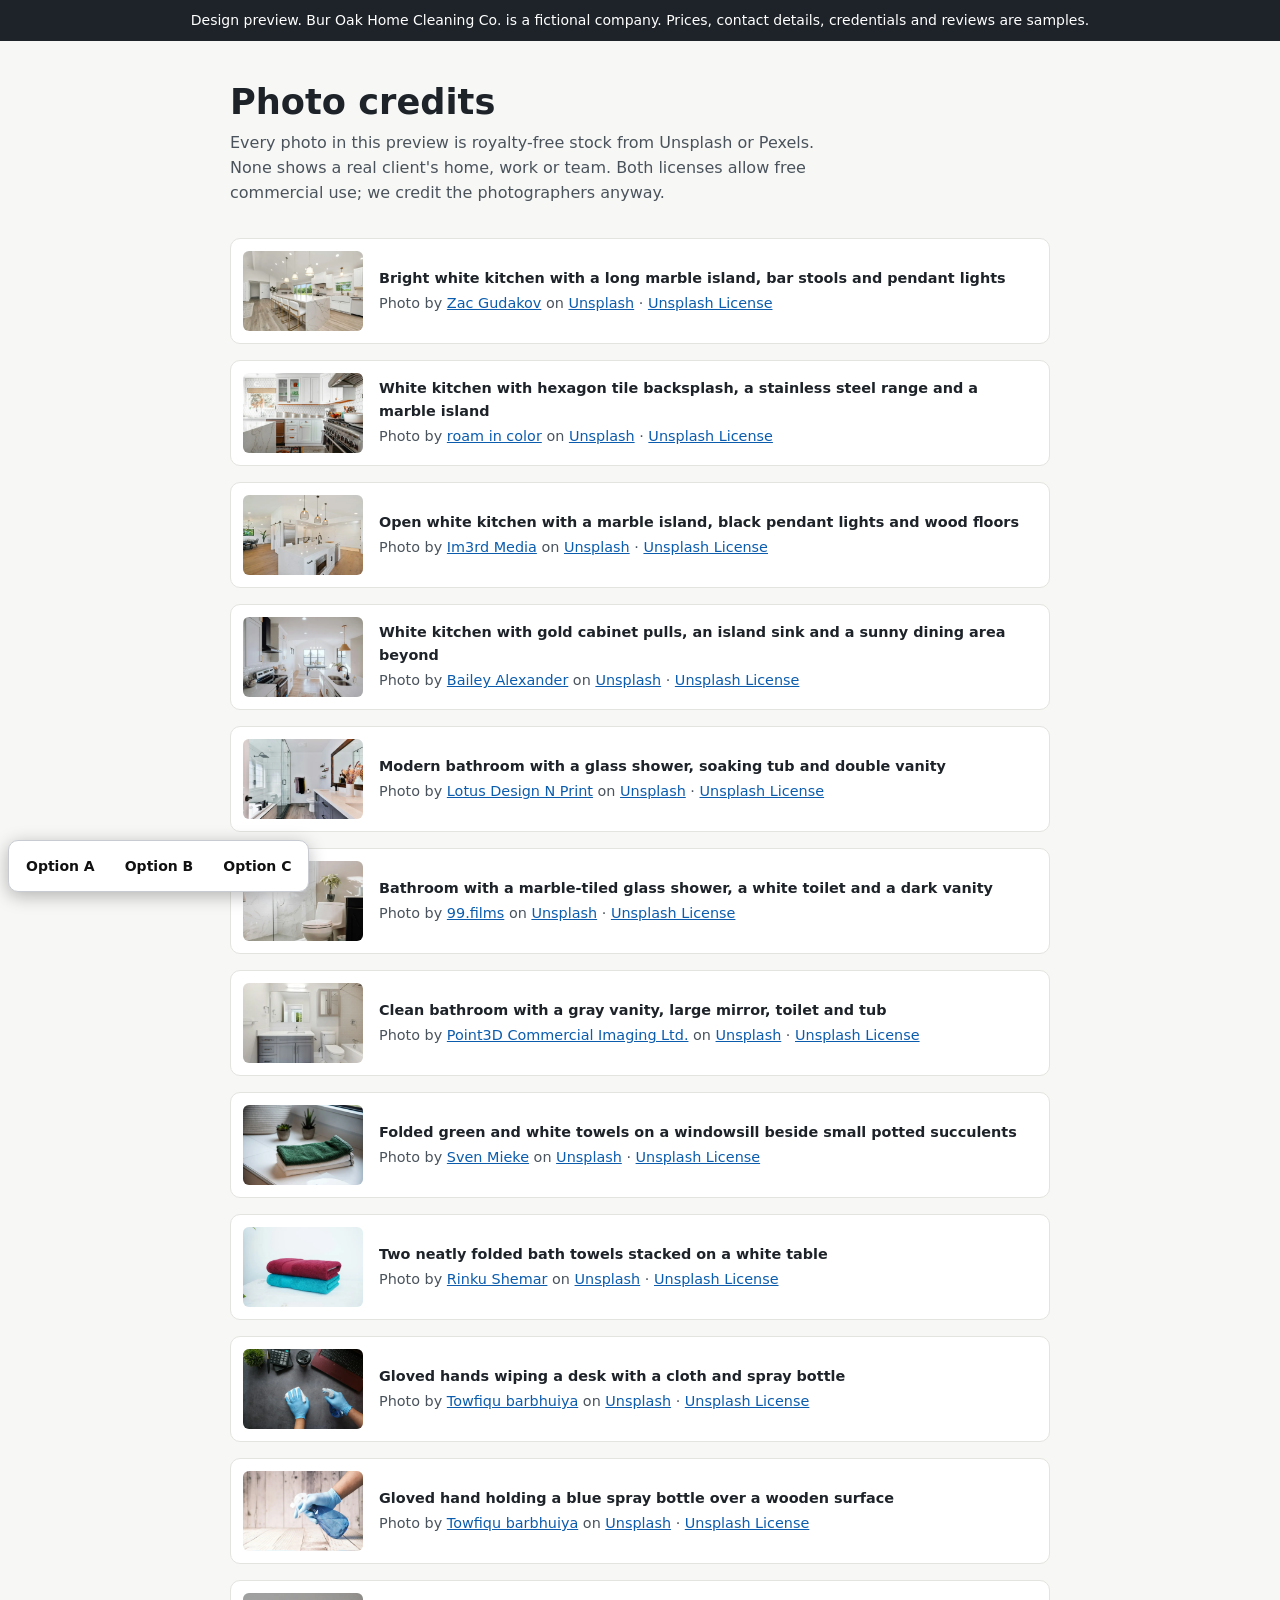
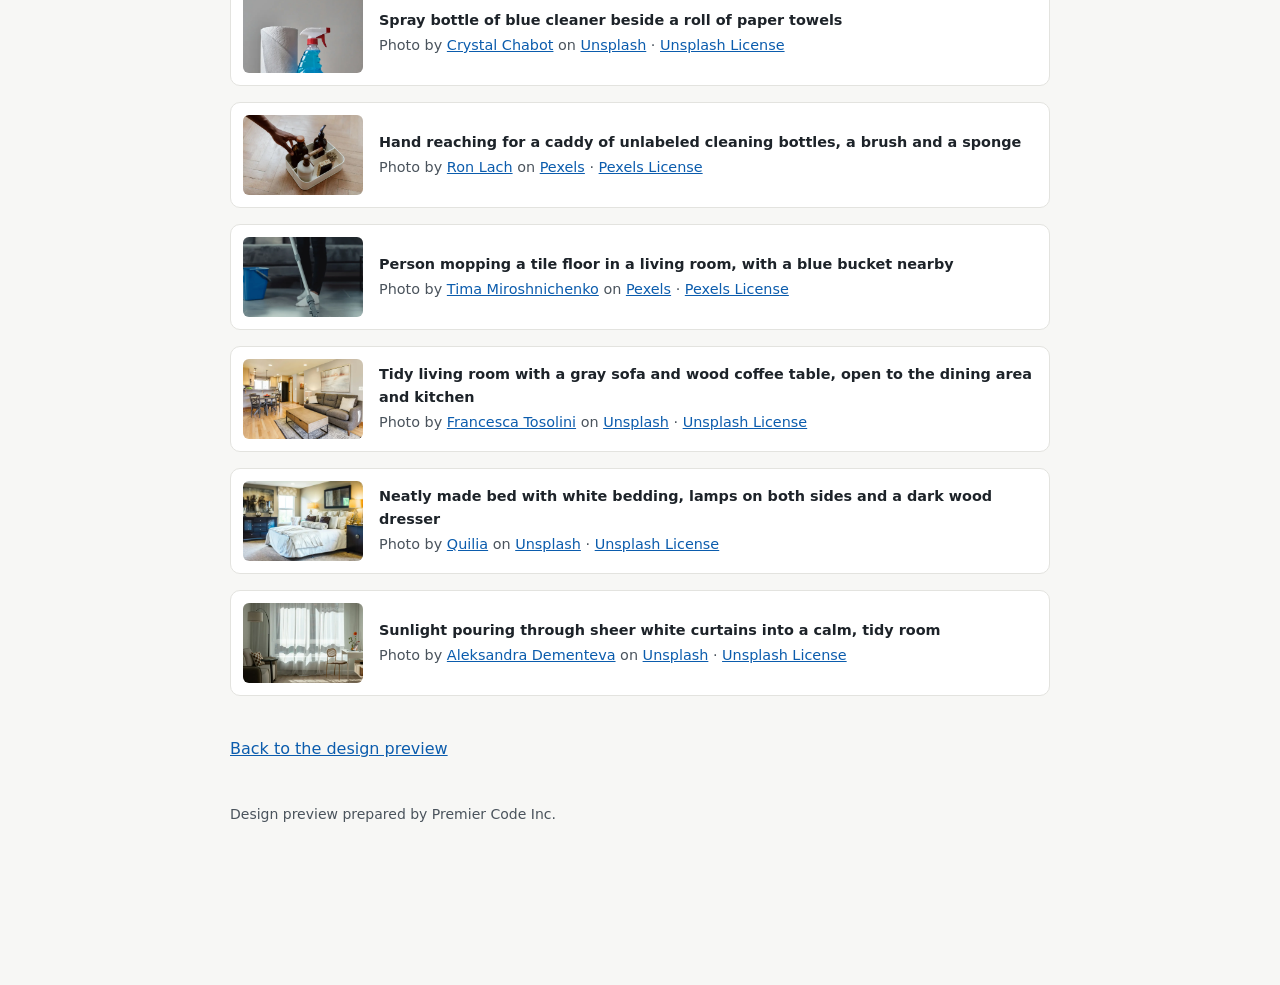
<file: credits.html>
<!doctype html>
<html lang="en">
<head>
  <meta charset="utf-8">
  <meta name="viewport" content="width=device-width, initial-scale=1">
  <meta name="robots" content="noindex, nofollow">
  <title>Photo credits · Bur Oak Home Cleaning Co. design preview</title>
  <style>
    * { box-sizing: border-box; }
    body { margin: 0; font: 16px/1.55 system-ui, -apple-system, "Segoe UI", sans-serif; color: #1d2329; background: #f7f7f5; }
    .page { min-height: 100svh; }
    .bar { background: #1d2329; color: #fff; padding: .6rem 1rem; font-size: .875rem; text-align: center; }
    main { max-width: 860px; margin: 0 auto; padding: 2.5rem 1.25rem 2rem; }
    h1 { font-size: clamp(1.6rem, 4vw, 2.2rem); line-height: 1.2; margin: 0 0 .5rem; }
    .lede { color: #4a535c; margin: 0 0 2rem; max-width: 60ch; }
    ul { list-style: none; margin: 0; padding: 0; display: grid; gap: 1rem; }
    li { display: grid; grid-template-columns: 120px 1fr; gap: 1rem; align-items: center; background: #fff; border: 1px solid #e3e3df; border-radius: 10px; padding: .75rem; }
    li img { width: 120px; height: 80px; object-fit: cover; border-radius: 6px; display: block; }
    li p { margin: 0; font-size: .9rem; color: #4a535c; }
    li p.what { color: #1d2329; font-weight: 600; margin-bottom: .2rem; }
    a { color: #0b5cad; }
    a:focus-visible { outline: 3px solid #1a73e8; outline-offset: 2px; }
    .back { display: inline-block; margin-top: 2rem; padding: .6rem 0; min-height: 44px; }
    footer { max-width: 860px; margin: 0 auto; padding: 0 1.25rem 1rem; font-size: .875rem; color: #4a535c; }
    @media (max-width: 480px) { li { grid-template-columns: 1fr; } li img { width: 100%; height: 160px; } }
  </style>
</head>
<body>
  <div class="page">
    <div class="bar" role="note">Design preview. Bur Oak Home Cleaning Co. is a fictional company. Prices, contact details, credentials and reviews are samples.</div>
    <main>
      <h1>Photo credits</h1>
      <p class="lede">Every photo in this preview is royalty-free stock from Unsplash or Pexels. None shows a real client's home, work or team. Both licenses allow free commercial use; we credit the photographers anyway.</p>
      <ul>
        <li>
          <img src="assets/img/kitchen-marble-island-large-02-800.webp" alt="" width="800" height="534" loading="lazy">
          <div><p class="what">Bright white kitchen with a long marble island, bar stools and pendant lights</p>
          <p>Photo by <a href="https://unsplash.com/@zacgudakov">Zac Gudakov</a> on <a href="https://unsplash.com/photos/a-large-kitchen-with-a-marble-island-and-white-cabinets-o-uPDNNSsDA">Unsplash</a> · <a href="https://unsplash.com/license">Unsplash License</a></p></div>
        </li>
        <li>
          <img src="assets/img/kitchen-hex-tile-island-03-800.webp" alt="" width="800" height="534" loading="lazy">
          <div><p class="what">White kitchen with hexagon tile backsplash, a stainless steel range and a marble island</p>
          <p>Photo by <a href="https://unsplash.com/@roamincolor">roam in color</a> on <a href="https://unsplash.com/photos/kitchen-with-white-cabinets-and-tiles-z3QZ6gjGRt4">Unsplash</a> · <a href="https://unsplash.com/license">Unsplash License</a></p></div>
        </li>
        <li>
          <img src="assets/img/kitchen-pendant-lights-05-800.webp" alt="" width="800" height="534" loading="lazy">
          <div><p class="what">Open white kitchen with a marble island, black pendant lights and wood floors</p>
          <p>Photo by <a href="https://unsplash.com/@im3rdmedia">Im3rd Media</a> on <a href="https://unsplash.com/photos/turned-on-pendant-lamps-above-kitchen-island-FJZtZldA-uE">Unsplash</a> · <a href="https://unsplash.com/license">Unsplash License</a></p></div>
        </li>
        <li>
          <img src="assets/img/kitchen-sink-window-07-800.webp" alt="" width="800" height="534" loading="lazy">
          <div><p class="what">White kitchen with gold cabinet pulls, an island sink and a sunny dining area beyond</p>
          <p>Photo by <a href="https://unsplash.com/@baileyal3xander">Bailey Alexander</a> on <a href="https://unsplash.com/photos/a-kitchen-with-a-sink-stove-and-a-window-2dnjAACDNd8">Unsplash</a> · <a href="https://unsplash.com/license">Unsplash License</a></p></div>
        </li>
        <li>
          <img src="assets/img/bathroom-shower-vanity-01-800.webp" alt="" width="800" height="534" loading="lazy">
          <div><p class="what">Modern bathroom with a glass shower, soaking tub and double vanity</p>
          <p>Photo by <a href="https://unsplash.com/@lotusdnp">Lotus Design N Print</a> on <a href="https://unsplash.com/photos/modern-bathroom-with-shower-and-vanity-g51F6-WYzyU">Unsplash</a> · <a href="https://unsplash.com/license">Unsplash License</a></p></div>
        </li>
        <li>
          <img src="assets/img/bathroom-glass-shower-03-800.webp" alt="" width="800" height="1200" loading="lazy">
          <div><p class="what">Bathroom with a marble-tiled glass shower, a white toilet and a dark vanity</p>
          <p>Photo by <a href="https://unsplash.com/@99films">99.films</a> on <a href="https://unsplash.com/photos/bathroom-with-white-toilet-and-shower-48mTwDzizqE">Unsplash</a> · <a href="https://unsplash.com/license">Unsplash License</a></p></div>
        </li>
        <li>
          <img src="assets/img/bathroom-sink-toilet-05-800.webp" alt="" width="800" height="534" loading="lazy">
          <div><p class="what">Clean bathroom with a gray vanity, large mirror, toilet and tub</p>
          <p>Photo by <a href="https://unsplash.com/@3dottawa">Point3D Commercial Imaging Ltd.</a> on <a href="https://unsplash.com/photos/white-ceramic-sink-beside-white-ceramic-toilet-bowl-WbmX0pw_AuI">Unsplash</a> · <a href="https://unsplash.com/license">Unsplash License</a></p></div>
        </li>
        <li>
          <img src="assets/img/towels-folded-plants-02-800.webp" alt="" width="800" height="534" loading="lazy">
          <div><p class="what">Folded green and white towels on a windowsill beside small potted succulents</p>
          <p>Photo by <a href="https://unsplash.com/@sxoxm">Sven Mieke</a> on <a href="https://unsplash.com/photos/folded-towels-near-potted-plants-BB3dR-N5Npg">Unsplash</a> · <a href="https://unsplash.com/license">Unsplash License</a></p></div>
        </li>
        <li>
          <img src="assets/img/towels-stack-three-03-800.webp" alt="" width="800" height="534" loading="lazy">
          <div><p class="what">Two neatly folded bath towels stacked on a white table</p>
          <p>Photo by <a href="https://unsplash.com/@rinkushemar">Rinku Shemar</a> on <a href="https://unsplash.com/photos/a-stack-of-three-towels-sitting-on-top-of-a-table-j0QueaYgJtw">Unsplash</a> · <a href="https://unsplash.com/license">Unsplash License</a></p></div>
        </li>
        <li>
          <img src="assets/img/gloves-spray-cloth-desk-01-800.webp" alt="" width="800" height="534" loading="lazy">
          <div><p class="what">Gloved hands wiping a desk with a cloth and spray bottle</p>
          <p>Photo by <a href="https://unsplash.com/@towfiqu999999">Towfiqu barbhuiya</a> on <a href="https://unsplash.com/photos/hands-cleaning-desk-with-spray-bottle--9gPKrsbGmc">Unsplash</a> · <a href="https://unsplash.com/license">Unsplash License</a></p></div>
        </li>
        <li>
          <img src="assets/img/gloves-spray-bottle-blue-04-800.webp" alt="" width="800" height="534" loading="lazy">
          <div><p class="what">Gloved hand holding a blue spray bottle over a wooden surface</p>
          <p>Photo by <a href="https://unsplash.com/@towfiqu999999">Towfiqu barbhuiya</a> on <a href="https://unsplash.com/photos/hand-in-glove-holding-spray-bottle-ho-p7qLBewk">Unsplash</a> · <a href="https://unsplash.com/license">Unsplash License</a></p></div>
        </li>
        <li>
          <img src="assets/img/spray-bottle-clear-02-800.webp" alt="" width="800" height="1200" loading="lazy">
          <div><p class="what">Spray bottle of blue cleaner beside a roll of paper towels</p>
          <p>Photo by <a href="https://unsplash.com/@cchabot">Crystal Chabot</a> on <a href="https://unsplash.com/photos/clear-spray-bottle-9gzU1mtTzWM">Unsplash</a> · <a href="https://unsplash.com/license">Unsplash License</a></p></div>
        </li>
        <li>
          <img src="assets/img/cleaning-supplies-set-floor-03-800.webp" alt="" width="800" height="534" loading="lazy">
          <div><p class="what">Hand reaching for a caddy of unlabeled cleaning bottles, a brush and a sponge</p>
          <p>Photo by <a href="https://www.pexels.com/@ron-lach/">Ron Lach</a> on <a href="https://www.pexels.com/photo/kitchen-cleaning-set-high-angle-view-10573262/">Pexels</a> · <a href="https://www.pexels.com/license/">Pexels License</a></p></div>
        </li>
        <li>
          <img src="assets/img/mop-tile-floor-04-800.webp" alt="" width="800" height="1200" loading="lazy">
          <div><p class="what">Person mopping a tile floor in a living room, with a blue bucket nearby</p>
          <p>Photo by <a href="https://www.pexels.com/@tima-miroshnichenko/">Tima Miroshnichenko</a> on <a href="https://www.pexels.com/photo/person-in-gray-sweater-mopping-and-cleaning-the-floor-6196566/">Pexels</a> · <a href="https://www.pexels.com/license/">Pexels License</a></p></div>
        </li>
        <li>
          <img src="assets/img/living-room-gray-sofa-03-800.webp" alt="" width="800" height="534" loading="lazy">
          <div><p class="what">Tidy living room with a gray sofa and wood coffee table, open to the dining area and kitchen</p>
          <p>Photo by <a href="https://unsplash.com/@fromitaly">Francesca Tosolini</a> on <a href="https://unsplash.com/photos/rectangular-brown-wooden-coffee-table-and-gray-3-seat-sofa-DmOhItSo49k">Unsplash</a> · <a href="https://unsplash.com/license">Unsplash License</a></p></div>
        </li>
        <li>
          <img src="assets/img/bedroom-white-comforter-01-800.webp" alt="" width="800" height="467" loading="lazy">
          <div><p class="what">Neatly made bed with white bedding, lamps on both sides and a dark wood dresser</p>
          <p>Photo by <a href="https://unsplash.com/@heyquilia">Quilia</a> on <a href="https://unsplash.com/photos/white-comforter-set-ZqqwJA71Ke4">Unsplash</a> · <a href="https://unsplash.com/license">Unsplash License</a></p></div>
        </li>
        <li>
          <img src="assets/img/window-sheer-curtains-sunlight-01-800.webp" alt="" width="800" height="1200" loading="lazy">
          <div><p class="what">Sunlight pouring through sheer white curtains into a calm, tidy room</p>
          <p>Photo by <a href="https://unsplash.com/@alexphotogram">Aleksandra Dementeva</a> on <a href="https://unsplash.com/photos/A_Hev4jKa4c">Unsplash</a> · <a href="https://unsplash.com/license">Unsplash License</a></p></div>
        </li>
      </ul>
      <a class="back" id="back" href="option-a/">Back to the design preview</a>
    </main>
    <footer>Design preview prepared by Premier Code Inc.</footer>
  </div>
  <script>
    (function () {
      var ref = document.referrer, m = ref && ref.match(/\/(option-[abc])\/?/);
      try { if (m && new URL(ref).origin === location.origin) document.getElementById('back').href = m[1] + '/'; } catch (e) {}
    })();
  </script>
<!-- REMOVE AT LAUNCH: option switcher -->
<!-- Copy this block unchanged to the end of <body> on every option page, just before </body>.
     Per page, move aria-current="page" and the "on" class to that page's own link. Change nothing else.
     Links are relative to option-a/, option-b/ and option-c/ folders (one level below the site root). -->
<style class="pv-style">
  html { scroll-padding-bottom: 6rem; }
  footer, .site-footer, body > :last-of-type:not(script):not(nav) { padding-bottom: max(env(safe-area-inset-bottom), 5rem); }
  .pv-switch {
    position: fixed; left: 8px; bottom: 8px; z-index: 9999;
    display: flex; gap: 2px; padding: 3px;
    background: #fff; border: 1px solid #c8ccd2; border-radius: 10px;
    box-shadow: 0 4px 18px rgba(0,0,0,.28);
    font: 600 14px/1.2 system-ui, -apple-system, "Segoe UI", sans-serif;
  }
  .pv-switch a {
    display: flex; align-items: center; justify-content: center;
    min-height: 44px; padding: 0 14px; border-radius: 7px;
    color: #111; background: transparent; text-decoration: none; white-space: nowrap;
  }
  .pv-switch a:hover { background: #eceef1; }
  .pv-switch a.on { color: #fff; background: #111; }
  .pv-switch a:focus-visible { outline: 3px solid #1a73e8; outline-offset: 1px; }
  @media (max-width: 420px) { .pv-switch a { padding: 0 11px; font-size: 13px; } }
  @media print { .pv-switch { display: none; } }
</style>
<nav class="pv-switch" aria-label="Design options">
  <a href="../option-a/">Option A</a>
  <a href="../option-b/">Option B</a>
  <a href="../option-c/">Option C</a>
</nav>
<!-- /REMOVE AT LAUNCH -->
</body>
</html>
</file>
<file: option-a/styles.css>
/* Option A: Fresh and bright. Bur Oak Home Cleaning Co. (fictional) */

@layer reset, base, layout, components, motion;

:root {
  --ink: #0d2433;
  --ink-2: #3a5263;
  --ink-3: #5a6f7e;
  --bg: #fbfeff;
  --white: #ffffff;
  --mint: #6fe3bf;
  --mint-200: #b9f2df;
  --mint-50: #ebfbf5;
  --mint-700: #0a6b55;
  --sky: #7cc8ff;
  --sky-200: #c4e6ff;
  --sky-50: #edf7ff;
  --sky-700: #0a5a9c;
  --line: #d9e8f0;
  --line-2: #c3d8e4;
  --focus: #0a5a9c;

  --grad-soft: linear-gradient(135deg, var(--mint-50), var(--sky-50));

  --font-display: "Fredoka", "Nunito", ui-rounded, system-ui, sans-serif;
  --font-body: "Figtree", system-ui, -apple-system, "Segoe UI", sans-serif;

  --r-sm: 12px;
  --r-md: 18px;
  --r-lg: 28px;
  --r-pill: 999px;

  --shadow-card: 0 1px 2px rgb(13 36 51 / .05), 0 18px 50px -18px rgb(10 90 156 / .28);
  --shadow-float: 0 2px 4px rgb(13 36 51 / .04), 0 40px 90px -30px rgb(10 90 156 / .45), 0 18px 40px -24px rgb(10 107 85 / .35);

  --ease-out: cubic-bezier(.16, 1, .3, 1);
  --ease-spring: cubic-bezier(.34, 1.56, .64, 1);

  --wrap: 80rem;
  --gutter: clamp(1.25rem, 4vw, 3rem);
  --section-y: clamp(4.5rem, 9vw, 8.5rem);
}

@layer reset {
  *, *::before, *::after { box-sizing: border-box; }
  * { margin: 0; }
  html { -webkit-text-size-adjust: 100%; text-size-adjust: 100%; }
  img, picture, svg { display: block; max-width: 100%; }
  img { height: auto; }
  input, button, select, textarea { font: inherit; color: inherit; }
  ul, ol { padding: 0; list-style: none; }
  table { border-collapse: collapse; }
}

@layer base {
  html { scroll-behavior: smooth; scroll-padding-top: 5.5rem; }
  @media (min-width: 150em) { html { font-size: 125%; } }
  @media (min-width: 190em) { html { font-size: 140%; } }

  body {
    font-family: var(--font-body);
    font-size: 1.0625rem;
    line-height: 1.6;
    color: var(--ink);
    background: var(--bg);
    -webkit-font-smoothing: antialiased;
    overflow-x: clip;
  }
  a { color: var(--sky-700); text-underline-offset: .2em; text-decoration-thickness: 1.5px; }
  a:hover { color: var(--mint-700); }
  :focus-visible { outline: 3px solid var(--focus); outline-offset: 3px; border-radius: 6px; }
  strong { font-weight: 700; }
  .visually-hidden { position: absolute !important; width: 1px; height: 1px; overflow: hidden; clip-path: inset(50%); white-space: nowrap; }
  .sprite { position: absolute; width: 0; height: 0; overflow: hidden; }

  .skip-link {
    position: absolute; left: 1rem; top: -4rem; z-index: 100;
    background: var(--ink); color: #fff; padding: .75rem 1.25rem; border-radius: var(--r-pill);
    font-weight: 700; text-decoration: none; transition: top .2s;
  }
  .skip-link:focus { top: 1rem; color: #fff; }

  main:focus { outline: none; }
  /* Wrapper so the switcher's footer clearance lands only at the very bottom, in footer color */
  .page { background: var(--bg) linear-gradient(var(--ink), var(--ink)) bottom / 100% 50% no-repeat; }
  main { background: var(--bg); }
}

@layer layout {
  .wrap { width: min(100% - 2 * var(--gutter), var(--wrap)); margin-inline: auto; }
  .section { padding-block: var(--section-y); position: relative; }
}

@layer components {

  /* ---------- Tags ---------- */
  .tag {
    display: inline-flex; align-items: center; gap: .3em;
    font-family: var(--font-body); font-size: .72rem; font-weight: 700; letter-spacing: .06em; text-transform: uppercase;
    line-height: 1; padding: .38em .6em; border-radius: 5px;
    color: var(--mint-700); background: var(--mint-50); border: 1px solid var(--mint-200);
    vertical-align: .15em; white-space: nowrap;
  }
  .tag-live { color: var(--sky-700); background: var(--sky-50); border-color: var(--sky-200); }
  .tag-light { color: #fff; background: rgb(255 255 255 / .16); border-color: rgb(255 255 255 / .4); }

  /* ---------- Preview bar ---------- */
  .preview-bar {
    background: var(--ink); color: #e8f4fb; font-size: .82rem; line-height: 1.45;
    padding: .55rem var(--gutter); text-align: center;
  }
  .preview-bar strong { color: var(--mint); }

  /* ---------- Header ---------- */
  .site-header {
    position: sticky; top: 0; z-index: 50;
    background: var(--white);
    border-bottom: 1px solid var(--line);
  }
  .header-inner {
    display: grid; grid-template-columns: auto 1fr; align-items: center; gap: .5rem 1rem;
    padding-block: .65rem;
  }
  .wordmark {
    display: inline-flex; flex-direction: column; text-decoration: none; color: var(--ink); line-height: 1;
  }
  .wordmark:hover { color: var(--ink); }
  .wordmark-main {
    font-family: var(--font-display); font-weight: 650; font-size: 1.6rem; letter-spacing: -.01em;
    font-variation-settings: "wdth" 112;
  }
  .wordmark-dot { color: #0d8c6e; padding-inline: .04em; }
  .wordmark-sub {
    font-size: .62rem; font-weight: 700; letter-spacing: .14em; text-transform: uppercase; color: var(--ink-2);
    margin-top: .3rem;
  }
  .site-nav { grid-column: 1 / -1; grid-row: 2; overflow-x: auto; scrollbar-width: none; margin-inline: -.5rem; }
  .site-nav ul { display: flex; gap: .1rem; }
  .site-nav a {
    display: inline-flex; align-items: center; min-height: 2.25rem; padding: .25rem .75rem;
    color: var(--ink-2); font-weight: 600; font-size: .92rem; text-decoration: none; white-space: nowrap;
    border-radius: var(--r-pill); transition: background .2s, color .2s;
  }
  .site-nav a:hover { background: var(--sky-50); color: var(--ink); }
  .header-actions { display: flex; align-items: center; gap: .5rem; justify-self: end; }
  .header-phone {
    display: inline-flex; align-items: center; gap: .45rem; min-height: 2.75rem; min-width: 2.75rem; justify-content: center;
    color: var(--ink); font-weight: 700; text-decoration: none; border-radius: var(--r-pill); padding-inline: .5rem;
  }
  .header-phone svg { width: 1.1rem; height: 1.1rem; color: var(--mint-700); }
  .header-phone span { position: absolute; width: 1px; height: 1px; overflow: hidden; clip-path: inset(50%); }
  @media (min-width: 30em) {
    .header-phone span { position: static; width: auto; height: auto; clip-path: none; overflow: visible; }
  }
  .nav-phone { display: none; }
  .nav-phone svg { width: 1rem; height: 1rem; margin-right: .35rem; }
  @media (max-width: 29.99em) {
    .header-phone { display: none; }
    .nav-phone { display: block; }
    .nav-phone a { color: var(--mint-700); font-weight: 800; background: var(--mint-50); }
    .site-nav { mask-image: linear-gradient(90deg, #000 85%, transparent); -webkit-mask-image: linear-gradient(90deg, #000 85%, transparent); }
  }
  @media (min-width: 64em) {
    .header-inner { grid-template-columns: auto 1fr auto; padding-block: .85rem; }
    .site-nav { grid-column: auto; grid-row: auto; justify-self: center; margin: 0; }
    .site-nav ul { gap: .5rem; }
  }

  /* ---------- Buttons ---------- */
  .btn {
    --lift: 0px;
    position: relative; isolation: isolate;
    display: inline-flex; align-items: center; justify-content: center; gap: .55rem;
    min-height: 3rem; padding: .8rem 1.5rem; border: 0; border-radius: var(--r-pill);
    font-weight: 700; font-size: 1rem; line-height: 1.1; text-decoration: none; cursor: pointer;
    transform: translateY(var(--lift));
    transition: transform .35s var(--ease-spring), box-shadow .35s var(--ease-out), opacity .2s;
  }
  .btn svg { width: 1.15em; height: 1.15em; transition: transform .35s var(--ease-spring); }
  .btn-primary {
    color: #fff; background: #0a6b55;
    box-shadow: 0 2px 0 #064a3b;
    transition: transform .35s var(--ease-spring), box-shadow .35s var(--ease-out), background-color .2s;
  }
  .btn-primary:hover { color: #fff; background: #08594a; --lift: -2px; box-shadow: 0 4px 0 #053e31; }
  .btn-primary:hover svg { transform: translateX(3px); }
  .btn-primary:active { --lift: 0px; }
  .btn-primary:disabled { opacity: .55; cursor: not-allowed; --lift: 0px; }
  .btn-sm { min-height: 2.75rem; padding: .6rem 1.1rem; font-size: .9rem; white-space: nowrap; }
  @media (max-width: 29.99em) { .btn-sm { padding-inline: .9rem; font-size: .84rem; } .wordmark-main { font-size: 1.4rem; } }
  .btn-block { width: 100%; min-height: 3.25rem; }
  .text-link { font-weight: 700; color: var(--sky-700); min-height: 1.5rem; display: inline-flex; align-items: center; }

  /* ---------- Shared type ---------- */
  .hero-where {
    display: block; font-size: clamp(1rem, .95rem + .2vw, 1.1rem); font-weight: 700; color: var(--mint-700);
    margin-bottom: 1.1rem;
  }
  .eyebrow-dot { display: inline-block; vertical-align: .08em; margin-right: .6rem; width: .55rem; height: .55rem; border-radius: 50%; background: var(--mint); box-shadow: 0 0 0 4px var(--mint-50); }
  .h2 {
    font-family: var(--font-display); font-weight: 600; font-variation-settings: "wdth" 108;
    font-size: clamp(2rem, 1.3rem + 2.8vw, 3.75rem); line-height: 1.04; letter-spacing: -.02em;
    text-wrap: balance;
  }
  .h3 { font-family: var(--font-display); font-weight: 600; font-size: 1.45rem; line-height: 1.15; letter-spacing: -.005em; }
  .section-head { max-width: 46rem; margin-bottom: clamp(2.5rem, 5vw, 4rem); }
  .section-head.center { margin-inline: auto; text-align: center; }
  .section-lede { font-size: clamp(1.05rem, .95rem + .4vw, 1.25rem); color: var(--ink-2); margin-top: 1.1rem; max-width: 40rem; }

  /* ---------- Hero ---------- */
  .hero {
    position: relative; overflow: hidden; isolation: isolate;
    padding-block: clamp(1.75rem, 3.5vw, 3.5rem) clamp(3.5rem, 6vw, 5rem);
    min-height: min(calc(100svh - 6rem), 1000px);
    display: grid; align-items: center;
    /* fogged glass before the wipe */
    background: linear-gradient(170deg, #d9eef4 0%, #def2ea 100%);
  }
  /* One squeegee pass: the copy side is wiped to the page colour; the mint water line
     runs behind the quote card, so it never crosses text */
  .hero-wipe {
    position: absolute; inset: 0; width: 100%; height: 100%; z-index: -1; pointer-events: none;
  }
  .wipe-clear { fill: var(--bg); }
  .wipe-edge { fill: none; stroke: var(--mint); stroke-width: 5px; stroke-linecap: round; vector-effect: non-scaling-stroke; }
  .hero-wipe-wide { display: none; }
  @media (min-width: 64em) { .hero-wipe-wide { display: block; } .hero-wipe-narrow { display: none; } }

  .hero-grid { display: grid; gap: 1.75rem clamp(2rem, 5vw, 4rem); align-items: center; }
  .hero-title {
    font-family: var(--font-display); font-weight: 650; font-variation-settings: "wdth" 112;
    font-size: clamp(2.7rem, 1.2rem + 5.4vw, 5.75rem); line-height: .95; letter-spacing: -.035em;
  }
  .hero-title .line { display: block; overflow: hidden; padding-bottom: .08em; margin-bottom: -.08em; }
  .hero-title .line > span { display: inline-block; }
  .hero-lede { font-size: clamp(1.05rem, .95rem + .5vw, 1.3rem); color: var(--ink-2); max-width: 33rem; margin-top: clamp(.9rem, 2vw, 1.25rem); }
  .hero-proof { display: flex; flex-wrap: wrap; gap: .6rem; }
  .hero-proof li {
    display: inline-flex; align-items: center; gap: .5rem; flex-wrap: wrap;
    padding: .55rem .9rem .55rem .6rem; border-radius: 10px;
    background: rgb(255 255 255 / .8); border: 1px solid var(--line); font-weight: 600; font-size: .95rem;
    box-shadow: 0 6px 18px -12px rgb(10 90 156 / .4);
  }
  .hero-proof li { flex-wrap: nowrap; }
  .hero-proof .tag { vertical-align: 0; }
  .hero-proof svg { width: 1.5rem; height: 1.5rem; padding: .25rem; border-radius: 50%; background: var(--mint); color: var(--ink); flex: none; }

  .hero-stage { position: relative; }
  .hero-photo { display: none; }

  @media (min-width: 64em) {
    .hero-grid { grid-template-columns: minmax(0, .9fr) minmax(0, 1.2fr); grid-template-areas: "copy stage" "proof stage"; row-gap: 2rem; }
    .hero-copy { grid-area: copy; align-self: end; }
    .hero-proof { grid-area: proof; align-self: start; }
    .hero-stage { grid-area: stage; display: grid; align-items: center; }
    .hero-photo {
      display: block; position: absolute; top: -1.75rem; bottom: -1.75rem; right: 0; width: 60%;
      border-radius: var(--r-lg); overflow: hidden; box-shadow: var(--shadow-card);
    }
    .hero-photo picture { height: 100%; }
    .hero-photo img { width: 100%; height: 100%; object-fit: cover; object-position: 74% 85%; }
    .hero-photo::after {
      content: ""; position: absolute; inset: 0;
      background: linear-gradient(200deg, rgb(124 200 255 / .25), transparent 50%, rgb(111 227 191 / .25));
    }
    .quote-card { width: min(31rem, 72%); }
    .seg-wrap label { flex: 1 1 auto; }
    .seg-wrap span { padding-inline: .55rem; }
  }

  /* ---------- Quote card ---------- */
  .quote-card {
    position: relative; z-index: 1;
    background: rgb(255 255 255 / .94);
    border-radius: var(--r-lg);
    padding: clamp(1.25rem, 2.6vw, 2rem);
    box-shadow: var(--shadow-float);
  }
  .quote-card::before {
    content: ""; position: absolute; inset: -2px; z-index: -1; border-radius: calc(var(--r-lg) + 2px);
    background: var(--ink);
  }
  .quote-card::after {
    content: ""; position: absolute; inset: 0; z-index: -1; border-radius: var(--r-lg); background: #fff;
  }
  .quote-head { display: flex; align-items: center; justify-content: space-between; gap: 1rem; margin-bottom: .9rem; }
  .quote-title { font-family: var(--font-display); font-weight: 600; font-size: 1.55rem; line-height: 1; }

  .quote-form { display: grid; gap: .7rem; }
  .seg { border: 0; padding: 0; min-width: 0; }
  .seg legend { font-size: .92rem; font-weight: 700; color: var(--ink-2); margin-bottom: .35rem; padding: 0; }
  .seg-row { display: flex; gap: .4rem; flex-wrap: wrap; }
  .seg-row label { flex: 1 1 0; min-width: 3.25rem; position: relative; }
  .seg-wrap label { flex: 1 1 calc(50% - .4rem); }
  @media (min-width: 30em) { .seg-wrap label { flex: 1 1 auto; } }
  .seg input { position: absolute; inset: 0; opacity: 0; margin: 0; cursor: pointer; width: 100%; height: 100%; }
  .seg span {
    display: flex; align-items: center; justify-content: center; text-align: center;
    min-height: 2.6rem; padding: .35rem .7rem; border-radius: var(--r-sm);
    background: #f3f8fb; border: 1.5px solid var(--line); color: var(--ink);
    font-weight: 700; font-size: .95rem; line-height: 1.15; white-space: nowrap;
    transition: background .25s var(--ease-out), border-color .25s, transform .3s var(--ease-spring), box-shadow .25s;
  }
  .seg label:hover span { border-color: var(--line-2); background: #fff; }
  .seg input:checked + span {
    background: linear-gradient(135deg, var(--mint-200), var(--sky-200));
    border-color: var(--ink); box-shadow: 0 6px 16px -8px rgb(10 90 156 / .55);
  }
  .seg input:focus-visible + span { outline: 3px solid var(--focus); outline-offset: 2px; }

  .price-panel {
    position: relative; margin-top: 1rem; padding: 1rem clamp(1rem, 2vw, 1.5rem) 1.1rem;
    border-radius: var(--r-md); background: var(--grad-soft); border: 1px solid #d5efe6;
  }
  .price-label { font-size: .95rem; font-weight: 700; color: var(--mint-700); }
  .price-per { color: var(--ink-3); font-weight: 600; margin-left: .2rem; }
  .price {
    display: block; font-family: var(--font-display); font-weight: 650; font-variation-settings: "wdth" 110;
    font-size: clamp(2.6rem, 1.8rem + 3.2vw, 4.25rem); line-height: 1.05; letter-spacing: -.03em; color: var(--ink);
    margin-top: .25rem; font-variant-numeric: tabular-nums;
  }
  .price .dash { color: var(--ink-3); font-weight: 500; padding-inline: .12em; }
  .price .custom { font-size: .6em; letter-spacing: -.01em; }
  .price-static { font-size: .72em; }
  .price-static strong { font-size: 1.3em; }
  .price-static .tag { font-size: .26em; }
  .price-detail { font-size: .95rem; color: var(--ink-2); margin-top: .35rem; min-height: 1.5em; }
  .price-detail .save {
    display: inline-block; font-weight: 800; color: var(--mint-700); background: #fff; border-radius: var(--r-pill);
    padding: .05rem .5rem; margin-left: .25rem; border: 1px solid var(--mint-200);
  }
  .price-actions { display: flex; flex-wrap: wrap; align-items: center; gap: .6rem 1.25rem; margin-top: .85rem; }
  .quote-note .text-link { display: inline; font-size: .9rem; white-space: nowrap; }
  .quote-note { font-size: .82rem; color: var(--ink-3); margin-top: .75rem; line-height: 1.45; }


  @media (max-width: 63.99em) {
    .quote-card { display: flex; flex-direction: column; }
    .quote-head { order: 0; }
    .price-panel { order: 1; margin: 0 0 1.1rem; }
    .quote-form { order: 2; }
    .price-actions { order: 3; margin-top: 1.1rem; }
    .quote-note { order: 4; }
  }
  /* No-JS: static widget */
  html:not(.js) .quote-form { display: none; }
  /* No-JS on small screens: keep the CTA clear of the bottom-left switcher on the first screen */
  @media (max-width: 63.99em) { html:not(.js) .price-actions { order: 5; } }
  html:not(.js) .price-panel { margin-top: 0; }

  /* ---------- Rooms ---------- */
  .included { background: linear-gradient(180deg, var(--bg), #f3fafc 60%, var(--bg)); }
  .rooms { display: grid; gap: 1.25rem; }
  @media (min-width: 72em) { .rooms { grid-template-columns: repeat(2, 1fr); } }
  @media (min-width: 48em) {
    .rooms .room { display: grid; grid-template-columns: minmax(0, 2fr) minmax(0, 3fr); }
    .rooms .room-img { position: relative; aspect-ratio: auto; min-height: 16rem; }
    .rooms .room-img picture { position: absolute; inset: 0; }
    .rooms .room-body { padding: 1.75rem 1.75rem 1.9rem; }
  }
  .room {
    background: #fff; border-radius: var(--r-lg); overflow: hidden; border: 1px solid var(--line);
    box-shadow: var(--shadow-card); display: flex; flex-direction: column;
    transition: transform .45s var(--ease-spring), box-shadow .45s var(--ease-out);
  }
  .room:hover { transform: translateY(-6px); box-shadow: var(--shadow-float); }
  .room-img { aspect-ratio: 16 / 9; overflow: hidden; }
  .room-img picture { height: 100%; }
  .room-img img.pos-towel { object-position: 50% 76%; scale: 4; transform-origin: 50% 76%; }
  .room-img img { width: 100%; height: 100%; object-fit: cover; transition: transform .8s var(--ease-out); }
  .room:hover .room-img img { transform: scale(1.05); }
  .room-body { padding: 1.4rem 1.4rem 1.6rem; }
  .room-body .h3 { margin-bottom: .9rem; }
  .ticks { display: grid; gap: .55rem; }
  .ticks li { position: relative; padding-left: 2rem; color: var(--ink-2); line-height: 1.45; }
  .ticks li::before {
    content: ""; position: absolute; left: 0; top: .05em; width: 1.35rem; height: 1.35rem; border-radius: 50%;
    background: var(--mint-50); border: 1px solid var(--mint-200);
  }
  .ticks li::after {
    content: ""; position: absolute; left: .38rem; top: .38em; width: .6rem; height: .34rem;
    border-left: 2.2px solid var(--mint-700); border-bottom: 2.2px solid var(--mint-700);
    transform: rotate(-45deg);
  }

  .levels { display: grid; gap: 1.25rem; margin-top: 1.25rem; }
  @media (min-width: 56em) { .levels { grid-template-columns: 1.5fr 1fr 1fr; } }
  .level { border-radius: var(--r-lg); padding: 1.6rem; border: 1px solid var(--line); background: #fff; }
  .level-deep { background: linear-gradient(140deg, #e6faf2, #f6fdfb 70%); border-color: #c6eedf; }
  .level-move { background: linear-gradient(140deg, #e7f4ff, #f7fbff 70%); border-color: #cfe5f7; }
  .level-not { background: transparent; border: 1.5px dashed var(--line-2); color: var(--ink-2); }
  .level-kicker {
    display: flex; align-items: center; gap: .5rem; font-family: var(--font-display); font-weight: 600; font-size: 1.3rem;
    margin-bottom: 1rem; color: var(--ink);
  }
  .level-kicker svg { width: 1.6rem; height: 1.6rem; padding: .3rem; border-radius: 50%; background: var(--ink); color: #fff; }
  .chips { display: flex; flex-wrap: wrap; gap: .45rem; }
  .chips li {
    padding: .4rem .75rem; border-radius: 8px; background: #fff; border: 1px solid var(--line);
    font-weight: 600; font-size: .92rem;
  }
  .level-note { margin-top: .9rem; font-weight: 700; color: var(--sky-700); }

  /* ---------- How it works: a day rail, not numbered cards ---------- */
  .how-head { margin-bottom: clamp(2rem, 4vw, 3.25rem); }
  .steps { display: grid; gap: 0; position: relative; }
  .step { position: relative; display: grid; grid-template-columns: 5.5rem 1fr; column-gap: 1.25rem; padding-bottom: 2.25rem; }
  .step > :not(.step-icon) { grid-column: 2; }
  .step-icon { grid-column: 1; grid-row: 1 / span 3; }
  .step:last-child { padding-bottom: 0; }
  /* vertical rail on small screens */
  .step:not(:last-child)::before {
    content: ""; position: absolute; left: calc(2.75rem - 1.5px); top: 5.5rem; bottom: 0; width: 3px;
    background-image: linear-gradient(var(--mint) 55%, transparent 55%); background-size: 3px 12px;
  }
  .step-icon {
    display: grid; place-items: center; width: 5.5rem; height: 5.5rem; border-radius: 50%;
    background: #fff; border: 2px solid var(--ink); color: var(--ink);
    box-shadow: 0 0 0 7px var(--bg);
  }
  .step-icon svg { width: 2.75rem; height: 2.75rem; }
  .step-last .step-icon { background: var(--mint); }
  .step-when {
    font-family: var(--font-display); font-weight: 600; font-size: 1.15rem; color: var(--mint-700);
    padding-top: .55rem; line-height: 1.2;
  }
  .step .h3 { font-size: clamp(1.7rem, 1.4rem + 1vw, 2.2rem); margin: .2rem 0 .55rem; }
  .step p:not(.step-when) { color: var(--ink-2); max-width: 24rem; }
  @media (min-width: 56em) {
    .steps { grid-template-columns: repeat(3, 1fr); column-gap: clamp(2rem, 4vw, 4rem); }
    .step { display: block; padding-bottom: 0; }
    .step:not(:last-child)::before {
      left: 6rem; right: calc(-1 * clamp(2rem, 4vw, 4rem)); top: calc(2.75rem - 1.5px); bottom: auto; width: auto; height: 3px;
      background-image: linear-gradient(90deg, var(--mint) 55%, transparent 55%); background-size: 12px 3px;
    }
    .step-when { padding-top: 1.4rem; }
  }

  /* ---------- Trust ---------- */
  .trust { background: linear-gradient(180deg, var(--bg), var(--sky-50)); }
  .trust-grid { display: grid; gap: clamp(2rem, 5vw, 4.5rem); align-items: start; }
  @media (min-width: 64em) { .trust-grid { grid-template-columns: .9fr 1.1fr; } }
  .trust-photo { margin-top: 2rem; max-width: 34rem; border-radius: var(--r-lg); overflow: hidden; box-shadow: var(--shadow-card); }
  .trust-photo img { width: 100%; aspect-ratio: 16 / 10; object-fit: cover; }
  .claims { display: grid; gap: 1rem; }
  @media (min-width: 40em) { .claims { grid-template-columns: 1fr 1fr; } }
  .claim {
    position: relative; background: #fff; border-radius: var(--r-lg); padding: 1.6rem 1.5rem 1.4rem;
    border: 1px solid var(--line); box-shadow: var(--shadow-card); overflow: hidden;
    display: flex; flex-direction: column; gap: .75rem; align-items: flex-start;
    transition: transform .45s var(--ease-spring);
  }
  .claim:hover { transform: translateY(-4px) rotate(-.4deg); }
  .claim::before {
    content: ""; position: absolute; top: -40%; right: -30%; width: 70%; aspect-ratio: 1; border-radius: 50%;
    background: radial-gradient(circle, rgb(111 227 191 / .3), transparent 65%);
  }
  .claim:nth-child(even)::before { background: radial-gradient(circle, rgb(124 200 255 / .32), transparent 65%); }
  .claim-word {
    position: relative; font-family: var(--font-display); font-weight: 650; font-variation-settings: "wdth" 110;
    font-size: clamp(1.6rem, 1.3rem + 1vw, 2.1rem); line-height: 1.05; letter-spacing: -.02em;
  }
  .claim-means { position: relative; color: var(--ink-2); font-size: 1.02rem; flex: 1; }
  .claims-key { font-weight: 700; color: var(--sky-700); margin-bottom: 1rem; }
  @media (min-width: 64em) {
    .claims-col { margin-top: 2.5rem; }
    .claim:nth-child(even) { transform: translateY(2.5rem); }
    .claim:nth-child(even):hover { transform: translateY(calc(2.5rem - 4px)) rotate(.4deg); }
  }

  /* ---------- Promise ---------- */
  .promise { padding-block: calc(var(--section-y) * .75); }
  .promise-card {
    position: relative; overflow: hidden; isolation: isolate;
    display: grid; gap: 1.5rem; align-items: center;
    padding: clamp(2rem, 5vw, 4.5rem);
    border-radius: var(--r-lg); color: #fff;
    background:
      radial-gradient(40rem 26rem at 0% 0%, rgb(111 227 191 / .45), transparent 60%),
      radial-gradient(40rem 30rem at 100% 100%, rgb(124 200 255 / .2), transparent 60%),
      linear-gradient(125deg, #08594a 0%, #0a4f86 100%);
    box-shadow: var(--shadow-float);
  }
  @media (min-width: 56em) { .promise-card { grid-template-columns: .85fr 1.15fr; gap: 3rem; } }
  .promise-big { display: flex; align-items: baseline; gap: .5rem; font-family: var(--font-display); line-height: .8; }
  .promise-big span {
    font-size: clamp(7rem, 4rem + 14vw, 15rem); font-weight: 700; font-variation-settings: "wdth" 120; letter-spacing: -.05em;
    color: #fff; text-shadow: .045em .045em 0 rgb(111 227 191 / .55);
  }
  .promise-big small { font-size: clamp(1.4rem, 1rem + 1.5vw, 2.2rem); font-weight: 600; color: #d9fff1; }
  .promise-copy .h2 { color: #fff; }
  .promise-label { font-weight: 700; color: #d9fff1; margin-bottom: .9rem; }
  .promise-label .tag { margin-left: .4rem; }
  .promise-quote { font-size: clamp(1.1rem, 1rem + .5vw, 1.35rem); margin-top: 1rem; color: #eef9ff; max-width: 38rem; }
  .promise-cond-title { font-family: var(--font-display); font-size: 1.25rem; font-weight: 600; margin-top: 1.75rem; color: #d9fff1; }
  .promise-cond { display: grid; gap: .6rem; margin-top: .75rem; }
  .promise-cond li {
    position: relative; padding: .7rem 1rem .7rem 2.75rem; border-radius: var(--r-md);
    background: rgb(255 255 255 / .1); border: 1px solid rgb(255 255 255 / .22);
  }
  .promise-cond svg {
    position: absolute; left: .7rem; top: .65rem; width: 1.6rem; height: 1.6rem; padding: .22rem;
    border-radius: 50%; background: #fff; color: #08594a;
  }

  /* ---------- Prices ---------- */
  .price-grid { display: grid; gap: 1.25rem; }
  .price-grid > *, .hero-grid > *, .trust-grid > *, .book-grid > *, .faq-grid > * { min-width: 0; }
  @media (min-width: 64em) { .price-grid { grid-template-columns: 1.5fr 1fr; } }
  .table-card, .side-card {
    background: #fff; border: 1px solid var(--line); border-radius: var(--r-lg); box-shadow: var(--shadow-card);
  }
  .table-card { padding: clamp(1rem, 2.5vw, 2rem); }
  .table-scroll { overflow-x: auto; }
  .table-scroll:focus-visible { outline-offset: 2px; }
  .price-table { width: 100%; font-variant-numeric: tabular-nums; }
  @media (max-width: 35.99em) {
    .price-table thead { position: absolute; width: 1px; height: 1px; overflow: hidden; clip-path: inset(50%); }
    .price-table, .price-table tbody, .price-table tr, .price-table th, .price-table td { display: block; }
    .price-table tbody { display: grid; gap: .75rem; }
    .price-table tbody tr { border: 1px solid var(--line); border-radius: var(--r-md); padding: .4rem 1rem .5rem; }
    .price-table tbody tr > * { border-bottom: 1px dashed var(--line) !important; }
    .price-table tbody tr > :last-child { border-bottom: 0 !important; }
    .price-table tbody th { font-family: var(--font-display); font-size: 1.2rem; padding: .6rem 0; }
    .price-table td { display: flex; justify-content: space-between; align-items: baseline; gap: 1rem; padding: .55rem 0; font-size: 1.3rem; }
    .price-table td::before { content: attr(data-label); font-family: var(--font-body); font-size: .92rem; font-weight: 600; color: var(--ink-2); white-space: nowrap; }
    .price-table caption { display: block; }
    .table-card { padding: .9rem; }
    .discounts { padding: .9rem; }
    .discounts ul { gap: .4rem; }
    .discounts li { padding: .6rem .25rem; min-width: 0; }
    .discounts li span { font-size: .8rem; line-height: 1.3; display: block; }
    .table-scroll { overflow: visible; }
    .price-table tbody { grid-template-columns: minmax(0, 1fr); }
    .price-table tbody tr { width: auto; min-width: 0; }
  }
  .price-table caption { text-align: left; font-weight: 700; font-size: 1rem; color: var(--ink-2); padding-bottom: .9rem; }
  .price-table th, .price-table td { text-align: left; padding: 1rem .9rem; border-bottom: 1px solid var(--line); }
  .price-table thead th { font-size: .85rem; color: var(--ink-2); font-weight: 700; background: var(--sky-50); border-bottom: 0; }
  .price-table thead th:first-child { border-radius: var(--r-sm) 0 0 var(--r-sm); }
  .price-table thead th:last-child { border-radius: 0 var(--r-sm) var(--r-sm) 0; }
  .price-table tbody th { font-weight: 700; }
  .price-table td { font-family: var(--font-display); font-weight: 600; font-size: 1.5rem; }
  .price-table tbody tr:last-child > * { border-bottom: 0; }
  .price-table tbody tr { transition: background .2s; }
  .price-table tbody tr:hover { background: var(--mint-50); }

  .discounts { margin-top: 1.5rem; padding: 1.25rem; border-radius: var(--r-md); background: var(--grad-soft); }
  .mini-title { font-weight: 700; margin-bottom: .9rem; }
  .discounts ul { display: grid; grid-template-columns: repeat(3, 1fr); gap: .6rem; }
  .discounts li { background: #fff; border-radius: var(--r-sm); padding: .8rem; text-align: center; border: 1px solid var(--line); }
  .discounts strong { display: block; font-family: var(--font-display); font-size: clamp(1.6rem, 1.2rem + 1.5vw, 2.25rem); font-weight: 650; line-height: 1; color: var(--mint-700); }
  .discounts span { font-size: .88rem; color: var(--ink-2); font-weight: 600; }

  .price-side { display: grid; gap: 1.25rem; align-content: start; }
  .side-card { padding: 1.6rem; }
  .side-card .h3 { margin-bottom: 1rem; display: flex; align-items: center; gap: .6rem; flex-wrap: wrap; }
  .addons div { display: flex; justify-content: space-between; gap: 1rem; padding: .65rem 0; border-bottom: 1px dashed var(--line-2); }
  .addons div:last-child { border-bottom: 0; }
  .addons dt { color: var(--ink-2); }
  .addons dd { font-weight: 800; white-space: nowrap; }
  .plain { display: grid; gap: .6rem; }
  .plain li { position: relative; padding-left: 1.25rem; color: var(--ink-2); }
  .plain li::before { content: ""; position: absolute; left: 0; top: .6em; width: .5rem; height: .5rem; border-radius: 50%; background: var(--sky); }
  .disclaimer {
    margin-top: 1.5rem; padding: 1rem 1.25rem; border-radius: var(--r-md); border: 1.5px dashed var(--line-2);
    color: var(--ink-2); font-size: .95rem; max-width: 60rem;
  }

  /* ---------- FAQ ---------- */
  .faq { background: linear-gradient(180deg, var(--bg), var(--mint-50) 120%); }
  .faq-grid { display: grid; gap: 1rem 4rem; }
  @media (min-width: 64em) { .faq-grid { grid-template-columns: .8fr 1.2fr; align-items: start; } }
  .faq-list { display: grid; gap: .85rem; }
  .faq details {
    background: #fff; border: 1px solid var(--line); border-radius: var(--r-md);
    box-shadow: 0 8px 24px -18px rgb(10 90 156 / .45); transition: border-color .25s, box-shadow .25s;
  }
  .faq details[open] { border-color: var(--mint-200); box-shadow: var(--shadow-card); }
  .faq summary {
    display: flex; align-items: center; justify-content: space-between; gap: 1rem;
    padding: 1.15rem 1.4rem; min-height: 3.5rem; cursor: pointer; list-style: none; border-radius: var(--r-md);
  }
  .faq summary::-webkit-details-marker { display: none; }
  .faq-q { font-family: var(--font-display); font-weight: 600; font-size: 1.3rem; line-height: 1.2; }
  .faq-icon {
    flex: none; position: relative; width: 2.25rem; height: 2.25rem; border-radius: 50%; background: var(--mint-50);
    border: 1px solid var(--mint-200); transition: transform .4s var(--ease-spring), background .25s;
  }
  .faq-icon::before, .faq-icon::after {
    content: ""; position: absolute; left: 50%; top: 50%; width: .9rem; height: 2.2px; border-radius: 2px;
    background: var(--mint-700); translate: -50% -50%;
  }
  .faq-icon::after { rotate: 90deg; transition: rotate .4s var(--ease-spring); }
  .faq details[open] .faq-icon { background: var(--mint); transform: rotate(180deg); }
  .faq details[open] .faq-icon::after { rotate: 0deg; }
  .faq details p { padding: 0 1.4rem 1.3rem; color: var(--ink-2); max-width: 40rem; }

  /* ---------- Booking ---------- */
  .book { overflow: hidden; isolation: isolate; background: var(--sky-50); }
  .book-grid { display: grid; gap: clamp(2rem, 5vw, 4.5rem); align-items: start; }
  @media (min-width: 64em) { .book-grid { grid-template-columns: .9fr 1.1fr; } }
  .cities { display: flex; flex-wrap: wrap; gap: .5rem; margin-top: 1.75rem; }
  .cities li {
    padding: .55rem 1rem; border-radius: 10px; background: #fff; border: 1px solid var(--line);
    font-family: var(--font-display); font-weight: 600; font-size: 1.1rem; box-shadow: 0 6px 16px -12px rgb(10 90 156 / .5);
  }
  .cities li:first-child { background: var(--ink); color: #fff; border-color: var(--ink); }
  .area-photo { margin-top: 2rem; border-radius: var(--r-lg); overflow: hidden; box-shadow: var(--shadow-card); }
  .area-photo img { width: 100%; aspect-ratio: 16 / 10; object-fit: cover; object-position: 50% 55%; }
  .area-call { margin-top: 1.25rem; font-weight: 600; color: var(--ink-2); }
  .area-call a { font-weight: 800; display: inline-block; min-height: 1.5rem; }

  .form-card {
    background: #fff; border-radius: var(--r-lg); padding: clamp(1.4rem, 3.5vw, 2.75rem);
    box-shadow: var(--shadow-float); border: 1px solid var(--line);
  }
  .form-title { font-family: var(--font-display); font-weight: 600; font-size: clamp(1.7rem, 1.4rem + 1vw, 2.2rem); line-height: 1.1; }
  .form-intro { color: var(--ink-2); margin-top: .5rem; margin-bottom: 1.5rem; }
  .lead-form { display: grid; gap: 1rem; }
  .field-row { display: grid; gap: 1rem; }
  @media (min-width: 36em) { .field-row { grid-template-columns: 1fr 1fr; } }
  .field { display: grid; gap: .4rem; min-width: 0; }
  .field label { font-weight: 700; font-size: .92rem; }
  .field input, .field select, .field textarea {
    width: 100%; min-height: 3rem; padding: .7rem .95rem; border-radius: var(--r-sm);
    border: 1.5px solid var(--line-2); background: #f8fbfd; color: var(--ink);
    transition: border-color .2s, box-shadow .2s, background .2s;
  }
  .field select {
    appearance: none; -webkit-appearance: none; padding-right: 2.5rem;
    background-image: linear-gradient(45deg, transparent 50%, var(--ink-2) 50%), linear-gradient(135deg, var(--ink-2) 50%, transparent 50%);
    background-position: calc(100% - 1.15rem) 55%, calc(100% - .8rem) 55%;
    background-size: .36rem .36rem; background-repeat: no-repeat;
  }
  .field textarea { resize: vertical; min-height: 6rem; }
  .field input:hover, .field select:hover, .field textarea:hover { border-color: #9fbccc; }
  .field input:focus-visible, .field select:focus-visible, .field textarea:focus-visible {
    outline: none; border-color: var(--sky-700); background-color: #fff; box-shadow: 0 0 0 4px rgb(10 90 156 / .2);
  }
  .help { font-size: .85rem; color: var(--ink-3); }
  .hp { position: absolute; left: -9999px; width: 1px; height: 1px; overflow: hidden; }
  .noscript, .form-status { font-weight: 700; color: var(--sky-700); }
  .form-status:empty { padding: 0; border: 0; }
  .form-status {
    padding: .8rem 1rem; border-radius: var(--r-sm); background: var(--mint-50); border: 1px solid var(--mint-200); color: var(--mint-700);
  }
  .recaptcha-note { font-size: .8rem; color: var(--ink-3); text-align: center; }

  /* ---------- Footer ---------- */
  .site-footer {
    background: var(--ink); color: #d6e6ef; padding-top: clamp(3.5rem, 6vw, 5rem); padding-bottom: 3rem; font-size: .95rem;
  }
  .site-footer a { color: #a9e9d5; }
  .site-footer a:hover { color: #fff; }
  .footer-grid { display: grid; gap: 2rem; }
  @media (min-width: 48em) { .footer-grid { grid-template-columns: 1.2fr 1fr 1fr; } }
  .footer-brand p + p { margin-top: .6rem; }
  .wordmark-foot { color: #fff; margin-bottom: 1rem; }
  .wordmark-foot .wordmark-sub { color: #b9cdd9; }
  .wordmark-foot .wordmark-dot { color: var(--mint); }
  .footer-h { font-family: var(--font-display); font-size: 1.15rem; font-weight: 600; color: var(--mint); margin-bottom: .9rem; }
  .footer-list { display: grid; gap: .4rem; }
  .site-footer p + p { margin-top: .6rem; }
  .site-footer a { display: inline-block; min-height: 1.5rem; }
}

/* =================== Motion =================== */
@layer motion {
  @media (prefers-reduced-motion: no-preference) {

    /* Hero: the squeegee pass wipes across once on load */
    .hero-wipe-wide { animation: wipe-x 1.3s cubic-bezier(.65, 0, .35, 1) .15s both; }
    .hero-wipe-narrow { animation: wipe-y 1.1s cubic-bezier(.65, 0, .35, 1) .15s both; }
    @keyframes wipe-x { from { clip-path: inset(0 100% 0 0); } to { clip-path: inset(0); } }
    @keyframes wipe-y { from { clip-path: inset(0 0 100% 0); } to { clip-path: inset(0); } }

    /* Load sequence: headline lines rise, then the widget floats up */
    .hero-title .line > span { animation: rise 1s var(--ease-out) both; }
    .hero-title .line:nth-child(2) > span { animation-delay: .12s; }
    .hero-title .line:nth-child(2) > span + span { animation-delay: .2s; }
    @keyframes rise { from { transform: translateY(105%); } }
    .hero-lede, .hero-proof, .hero-where { animation: fade-up .9s var(--ease-out) both; }
    .hero-where { animation-delay: .05s; }
    .hero-lede { animation-delay: .35s; }
    .hero-proof { animation-delay: .5s; }
    .quote-card { animation: float-in 1.1s var(--ease-out) .25s both; }
    .hero-photo { animation: photo-in 1.4s var(--ease-out) both; }
    .quote-form .seg { animation: fade-up .7s var(--ease-out) both; }
    .quote-form .seg:nth-child(1) { animation-delay: .45s; }
    .quote-form .seg:nth-child(2) { animation-delay: .52s; }
    .quote-form .seg:nth-child(3) { animation-delay: .59s; }
    .quote-form .seg:nth-child(4) { animation-delay: .66s; }
    @keyframes fade-up { from { opacity: 0; transform: translateY(18px); } }
    @keyframes float-in { from { opacity: 0; transform: translateY(48px) scale(.96); } }
    @keyframes photo-in { from { opacity: 0; clip-path: inset(8% 0 8% 30% round var(--r-lg)); } to { clip-path: inset(0 0 0 0 round var(--r-lg)); } }

    /* Selection feedback */
    .seg input:checked + span { animation: pop .45s var(--ease-spring); }
    @keyframes pop { 40% { transform: scale(1.06); } }

    /* Price change: the number settles in */
    .price.is-changing { animation: price-in .5s var(--ease-spring); }
    @keyframes price-in { from { transform: translateY(6px) scale(.97); filter: blur(2px); opacity: .5; } }

    /* Scroll reveal (hidden state only with JS) */
    .js .reveal { opacity: 0; transform: translateY(32px); transition: opacity .9s var(--ease-out), transform .9s var(--ease-out); transition-delay: var(--d, 0ms); }
    .js .reveal.is-in { opacity: 1; transform: none; }
    @media (min-width: 64em) {
      .js .claim.reveal:nth-child(even).is-in { transform: translateY(2.5rem); }
    }

    /* Header gains depth as the page scrolls (scroll-driven, no JS) */
    @supports (animation-timeline: scroll()) {
      .site-header { animation: header-depth linear both; animation-timeline: scroll(root); animation-range: 0 200px; }
      @keyframes header-depth { to { box-shadow: 0 10px 30px -18px rgb(13 36 51 / .35); } }
    }
  }

  @media (prefers-reduced-motion: reduce) {
    html { scroll-behavior: auto; }
    *, *::before, *::after { animation: none !important; transition: none !important; }
    .reveal { opacity: 1 !important; transform: none !important; }
    .room:hover, .claim:hover, .btn:hover { transform: none; }
    .room:hover .room-img img { transform: none; }
    @media (min-width: 64em) { .claim:nth-child(even), .claim:nth-child(even):hover { transform: translateY(2.5rem); } }
  }
}

/* Unlayered on purpose: the switcher CSS already pads the footer by 5rem, so the wrapper must not double it */
body > .page.page { padding-bottom: 0; }

/* a11y fixes (003 req 5). Unlayered so they win over the @layer rules above. */
.field input, .field select, .field textarea { border-color: #7a8f9c; }
.field input:hover, .field select:hover, .field textarea:hover { border-color: #4f6472; }
.field input:focus-visible, .field select:focus-visible, .field textarea:focus-visible { border-color: var(--sky-700); }
.site-footer :focus-visible { outline-color: #6fe3bf; }
/* WCAG 2.2.2: no auto-playing decorative motion longer than 5 seconds */
.quote-card::before { animation-duration: 4.5s; animation-iteration-count: 1; }
.spark { animation-iteration-count: 1; }
.blob, .blob-sky { animation-duration: 4.5s; animation-iteration-count: 1; animation-fill-mode: both; }
.optional { font-weight: 400; color: #4f6472; }
.req-note { font-size: .9rem; color: #4f6472; margin: 0 0 .75rem; }
@media (max-width: 22.5em) { .seg span { white-space: normal; } }
</file>
<file: option-b/styles.css>
/* =========================================================
   Bur Oak Home Cleaning Co. | Option B: Boutique concierge
   Linen and charcoal, Cormorant Garamond + Instrument Sans
   ========================================================= */

:root {
  /* Palette */
  /* Cool limestone rather than cream, so bronze reads as hardware, not clay */
  --linen: #eeede8;
  --linen-deep: #e1dfd8;
  --paper: #faf9f6;
  --hairline: #d2cfc6;
  --hairline-strong: #aea99d;
  --charcoal: #24211e;
  --charcoal-soft: #2a2724;
  --charcoal-line: #4a453f;
  --ink-muted: #5e574e;
  --bronze: #7a5c36;
  --bronze-deep: #5f4628;
  --on-dark: #eeede8;
  --on-dark-muted: #c8bfb1;
  --brass-on-dark: #c9b48f;
  --focus: #7a5c36;

  /* Type */
  --font-serif: 'Cormorant Garamond', 'Iowan Old Style', 'Palatino Linotype', Palatino, Georgia, serif;
  --font-sans: 'Instrument Sans', system-ui, -apple-system, 'Segoe UI', sans-serif;

  --text-xs: 0.78rem;
  --text-sm: 0.9rem;
  --text-base: 1rem;
  --text-lg: clamp(1.08rem, 1rem + 0.3vw, 1.2rem);
  --display-sm: clamp(1.6rem, 1.3rem + 1vw, 2rem);
  --display-md: clamp(2rem, 1.5rem + 1.8vw, 2.9rem);
  --display-lg: clamp(2.3rem, 1.6rem + 3.2vw, 4.2rem);

  /* Space */
  --space-1: 0.25rem;
  --space-2: 0.5rem;
  --space-3: 0.75rem;
  --space-4: 1rem;
  --space-5: 1.25rem;
  --space-6: 1.5rem;
  --space-8: 2rem;
  --space-10: 2.5rem;
  --space-12: 3rem;
  --space-16: 4rem;
  --space-20: 5rem;
  --space-24: 6rem;
  --section-pad: clamp(4rem, 2.5rem + 6vw, 8rem);

  --container: 82rem;
  --gutter: clamp(1.25rem, 0.5rem + 3.5vw, 4rem);

  --radius: 2px;
  --shadow-card: 0 1px 0 rgb(36 33 30 / 0.04), 0 24px 48px -28px rgb(36 33 30 / 0.28);

  --ease: cubic-bezier(0.22, 0.61, 0.36, 1);
  --t-fast: 180ms;
  --t-reveal: 300ms;
}

/* Large monitors: scale the whole system gently */
@media (min-width: 2000px) { html { font-size: 112.5%; } }
@media (min-width: 2400px) { html { font-size: 125%; } }
@media (min-width: 2800px) { html { font-size: 140%; } }

/* ---------- Reset / base ---------- */
*, *::before, *::after { box-sizing: border-box; }
html { -webkit-text-size-adjust: 100%; scroll-behavior: smooth; scroll-padding-top: 1rem; }
body {
  margin: 0;
  font-family: var(--font-sans);
  font-size: var(--text-base);
  line-height: 1.65;
  color: var(--charcoal);
  background: var(--linen);
  -webkit-font-smoothing: antialiased;
  text-rendering: optimizeLegibility;
}
img { display: block; max-width: 100%; height: auto; }
h1, h2, h3 { font-family: var(--font-serif); font-weight: 500; line-height: 1.12; margin: 0; letter-spacing: -0.005em; }
p, ul, ol, dl, dd, figure { margin: 0; }
ul, ol { padding: 0; list-style: none; }
a { color: inherit; text-decoration-thickness: 1px; text-underline-offset: 0.2em; }
a:hover { color: var(--bronze-deep); }
button, input, select, textarea { font: inherit; color: inherit; }
main:focus { outline: none; }
/* Wrapper: the option switcher pads the last body child, so the charcoal footer colour continues into it */
.page { background: var(--charcoal); }
main { display: block; background: var(--linen); }

:focus-visible { outline: 2px solid var(--focus); outline-offset: 3px; border-radius: 1px; }
.section-dark :focus-visible, .site-footer :focus-visible { outline-color: var(--brass-on-dark); }

.visually-hidden {
  position: absolute !important; width: 1px; height: 1px; padding: 0; margin: -1px;
  overflow: hidden; clip: rect(0 0 0 0); white-space: nowrap; border: 0;
}

.skip-link {
  position: absolute; left: var(--space-4); top: -100px; z-index: 100;
  padding: var(--space-3) var(--space-5); background: var(--charcoal); color: var(--on-dark);
  font-weight: 600; text-decoration: none;
}
.skip-link:focus { top: var(--space-4); color: var(--on-dark); }

.container { width: 100%; max-width: var(--container); margin-inline: auto; padding-inline: var(--gutter); }

/* ---------- Tags ---------- */
.tag {
  display: inline-block;
  vertical-align: middle;
  font-family: var(--font-sans);
  font-size: 0.68rem;
  font-weight: 600;
  letter-spacing: 0.12em;
  text-transform: uppercase;
  line-height: 1;
  padding: 0.32em 0.6em 0.3em;
  border: 1px solid var(--hairline-strong);
  color: var(--ink-muted);
  border-radius: var(--radius);
  white-space: nowrap;
}
h2 .tag, h3 .tag { position: relative; top: -0.2em; margin-left: 0.4em; }
.tag-strong { border-color: var(--bronze); color: var(--bronze); }
.tag-dark { border-color: var(--charcoal-line); color: var(--brass-on-dark); }

/* ---------- Buttons ---------- */
.btn {
  display: inline-flex; align-items: center; justify-content: center; gap: var(--space-2);
  min-height: 48px; padding: 0.7rem 1.6rem;
  font-family: var(--font-sans); font-size: var(--text-sm); font-weight: 600; letter-spacing: 0.04em;
  text-decoration: none; text-align: center; line-height: 1.2;
  border: 1px solid transparent; border-radius: var(--radius); cursor: pointer;
  transition: background-color var(--t-fast) var(--ease), color var(--t-fast) var(--ease), border-color var(--t-fast) var(--ease);
}
.btn-primary { background: var(--charcoal); color: var(--on-dark); }
.btn-primary:hover { background: var(--bronze-deep); color: var(--on-dark); }
.btn-primary:active { background: #4b3720; }
.btn-primary:disabled { background: #8b847a; color: var(--paper); cursor: not-allowed; }
.btn-sm { min-height: 44px; padding: 0.55rem 1.1rem; font-size: 0.82rem; }
.btn-block { width: 100%; }

/* ---------- Preview bar ---------- */
.preview-bar {
  background: var(--charcoal); color: var(--on-dark-muted);
  font-size: var(--text-xs); line-height: 1.45; text-align: center;
  padding: 0.55rem var(--gutter);
}
.preview-bar strong { color: var(--on-dark); font-weight: 600; }

/* ---------- Header ---------- */
.site-header { border-bottom: 1px solid var(--hairline); background: var(--linen); }
.header-inner {
  display: grid; grid-template-columns: auto 1fr; align-items: center;
  gap: var(--space-3) var(--space-6); padding-block: var(--space-4);
}
.wordmark { display: inline-flex; flex-direction: column; text-decoration: none; line-height: 1; color: var(--charcoal); }
.wordmark:hover { color: var(--charcoal); }
.wordmark-name {
  font-family: var(--font-serif); font-weight: 500; font-size: 1.75rem; letter-spacing: 0.06em;
  font-variant: small-caps; text-transform: lowercase;
}
.wordmark-sub {
  font-family: var(--font-sans); font-size: 0.6rem; font-weight: 600; letter-spacing: 0.32em;
  text-transform: uppercase; color: var(--ink-muted); margin-top: 0.35rem; padding-left: 0.1em;
}
.header-actions { display: flex; align-items: center; justify-content: flex-end; gap: var(--space-4); }
.header-phone {
  display: none; font-size: var(--text-sm); font-weight: 500; text-decoration: none;
  min-height: 44px; align-items: center;
}
.header-phone:hover { text-decoration: underline; }

.site-nav { grid-column: 1 / -1; grid-row: 2; margin-inline: calc(var(--gutter) * -1); overflow-x: auto; scrollbar-width: none; }
.site-nav::-webkit-scrollbar { display: none; }
.site-nav ul { display: flex; gap: var(--space-1); padding-inline: calc(var(--gutter) - 0.6rem); }
.site-nav a {
  display: inline-flex; align-items: center; min-height: 44px; padding-inline: 0.6rem;
  font-size: 0.84rem; letter-spacing: 0.03em; white-space: nowrap; text-decoration: none; color: var(--ink-muted);
}
.site-nav a:hover { color: var(--charcoal); text-decoration: underline; }

@media (max-width: 419px) {
  .header-actions .btn-sm { padding-inline: 0.8rem; font-size: 0.78rem; letter-spacing: 0.02em; }
  .wordmark-name { font-size: 1.5rem; }
}
@media (min-width: 640px) {
  .header-phone { display: inline-flex; }
}
@media (min-width: 1024px) {
  .header-inner { grid-template-columns: auto 1fr auto; padding-block: var(--space-5); }
  .site-nav { grid-column: 2; grid-row: 1; margin: 0; overflow: visible; }
  .site-nav ul { justify-content: center; gap: var(--space-4); padding: 0; }
}

.header-call {
  grid-column: 2; grid-row: 2; justify-self: end; align-self: center;
  display: inline-flex; align-items: center; justify-content: center; min-height: 44px; min-width: 64px; padding: 0 1rem;
  border: 1px solid var(--charcoal); border-radius: var(--radius); font-size: 0.84rem; font-weight: 600; letter-spacing: 0.04em; text-decoration: none;
}
.header-call:hover { background: var(--charcoal); color: var(--on-dark); }
@media (max-width: 639px) {
  .site-nav { grid-column: 1 / 2; margin-right: 0; }
  .site-nav ul { gap: 0; padding-inline: calc(var(--gutter) - 0.45rem) 0; }
  .site-nav a { padding-inline: 0.45rem; font-size: 0.82rem; letter-spacing: 0.01em; }
}
@media (max-width: 419px) {
  .site-nav li:first-child { display: none; } /* "Included" is the next section down; keeps Trust, Prices, FAQ and Call on one row */
  .header-inner { grid-template-columns: 1fr auto; }
}
@media (min-width: 640px) { .header-call { display: none; } }

/* ---------- Eyebrows, sections ---------- */
.eyebrow {
  font-family: var(--font-serif); font-style: italic; font-size: 1.25rem; font-weight: 500; line-height: 1.2;
  color: var(--bronze-deep); margin-bottom: var(--space-6);
  display: flex; align-items: center; gap: var(--space-3);
}
.eyebrow::before { content: ""; width: 2.5rem; height: 1px; background: currentColor; flex: none; }

.section { padding-block: var(--section-pad); }
.section-tint { background: var(--linen-deep); }
.section-dark { background: var(--charcoal-soft); color: var(--on-dark); }

.section-head {
  display: grid; grid-template-columns: 1fr; gap: var(--space-4);
  margin-bottom: clamp(2.5rem, 1.5rem + 3vw, 4.5rem);
  /* A double rule, like hotel stationery, opens every section in place of an index number */
  padding-top: clamp(1.25rem, 0.9rem + 1vw, 2rem); border-top: 3px double var(--hairline-strong);
}
.section-dark .section-head { border-top-color: var(--charcoal-line); }
.section-head h2, .promise-card h2, .closing-copy h2 { font-size: var(--display-md); text-wrap: balance; }
.section-intro { margin-top: var(--space-4); max-width: 38rem; font-size: var(--text-lg); color: var(--ink-muted); line-height: 1.6; text-wrap: pretty; }
.section-head .section-intro { margin-top: 0; }
.section-dark .section-intro { color: var(--on-dark-muted); }

@media (min-width: 900px) {
  /* Title left, a short standfirst right, sharing the rule: an editorial masthead */
  .section-head { grid-template-columns: minmax(0, 1fr) minmax(0, 1fr); gap: var(--space-16); align-items: end; }
  .section-head h2 { font-size: clamp(2.4rem, 1.4rem + 2vw, 3.4rem); line-height: 1.05; max-width: 14ch; }
  .section-head .section-intro { justify-self: end; padding-bottom: 0.35rem; }
  .section-head-stack { grid-template-columns: 1fr; gap: var(--space-4); align-items: start; }
  .section-head-stack .section-intro { justify-self: start; }
  .section-head-plain { grid-template-columns: 1fr; gap: var(--space-5); align-items: start; }
  .section-head-plain h2 { max-width: none; font-size: clamp(2.8rem, 1.4rem + 2.8vw, 4.4rem); }
  .section-head-plain .section-intro { justify-self: start; max-width: 44rem; }
}
.section-head-plain { border-top: 0; padding-top: 0; }

/* ---------- Hero ---------- */
.hero { padding-block: clamp(1.75rem, 1rem + 4vw, 5rem); overflow-x: clip; }
@media (max-width: 767px) {
  .hero-grid { gap: var(--space-6); }
  .hero .eyebrow { display: none; } /* the lede and the service-area section carry location on small screens */
  .hero { padding-top: var(--space-5); }
  .hero h1 { font-size: clamp(2rem, 1.2rem + 3.6vw, 2.3rem); }
  .lede { margin-top: var(--space-3); font-size: 1rem; line-height: 1.55; }
  .header-inner { padding-block: var(--space-3) 0; row-gap: var(--space-1); }
  /* Price first on small screens, so the answer sits on the first screen above the controls */
  .js .estimate-result { order: -2; margin-top: 0; padding-top: 0; border-top: 0; padding-bottom: var(--space-4); border-bottom: 1px solid var(--hairline); }
  .estimate-head { margin-bottom: var(--space-3); }
}
.hero-grid {
  display: grid; gap: var(--space-10);
  grid-template-areas: "copy" "estimate" "notes" "photo";
}
.hero-notes { grid-area: notes; }
.hero-copy { grid-area: copy; }
.hero-photo { grid-area: photo; }
.estimate { grid-area: estimate; }

.hero h1 { font-size: var(--display-lg); font-weight: 500; line-height: 1.04; letter-spacing: -0.015em; max-width: 17ch; text-wrap: balance; }
.nowrap { white-space: nowrap; }
.hero h1 .h1-line { display: block; }
.lede { margin-top: var(--space-6); font-size: var(--text-lg); line-height: 1.65; color: var(--ink-muted); max-width: 34rem; }
.hero-notes { margin-top: var(--space-2); display: grid; gap: var(--space-3); border-top: 1px solid var(--hairline); padding-top: var(--space-5); max-width: 34rem; }
.hero-notes li { font-size: var(--text-sm); color: var(--charcoal); padding-left: 1.4rem; position: relative; }
.hero-notes li::before { content: ""; position: absolute; left: 0; top: 0.72em; width: 0.7rem; height: 1px; background: var(--bronze); }
.hero-notes .tag { margin-left: 0.35rem; }

.hero-photo { position: relative; overflow: hidden; background: var(--linen-deep); aspect-ratio: 4 / 3; }
.hero-photo img { width: 100%; height: 100%; object-fit: cover; object-position: 72% 50%; }

@media (min-width: 768px) and (max-width: 1199px) {
  .hero-grid { grid-template-columns: 1.1fr 1fr; grid-template-areas: "copy estimate" "notes estimate" "photo photo"; align-items: start; }
  .hero-photo { aspect-ratio: 21 / 8; }
  .hero-photo img { object-position: 60% 70%; }
}
@media (min-width: 1200px) {
  .hero { padding-block: 0; }
  .hero-grid {
    min-height: min(calc(100svh - 7.5rem), 1000px);
    grid-template-columns: minmax(0, 1.15fr) minmax(0, 25.5rem) minmax(0, 1fr);
    grid-template-rows: 1fr auto auto 1fr;
    grid-template-areas: ". estimate photo" "copy estimate photo" "notes estimate photo" ". estimate photo";
    gap: 0 clamp(2rem, 3vw, 4rem);
    align-items: center;
    padding-block: var(--space-8);
  }
  .hero h1 { font-size: clamp(2.7rem, 1rem + 2.6vw, 4.2rem); }
  .hero-notes { margin-top: var(--space-8); align-self: start; }
  .estimate { align-self: center; }
  /* Photo bleeds to the right edge of the viewport for a wider, calmer image */
  .hero-photo {
    aspect-ratio: auto; align-self: stretch; min-height: 34rem;
    /* Bleed past the content edge, capped so it never runs far beyond the layout on very wide screens */
    margin-right: calc(-1 * min(max(0px, (100vw - var(--container)) / 2) + var(--gutter), 9rem));
  }
  .hero-photo img { object-position: 74% 50%; }
}

/* ---------- Estimate card ---------- */
.estimate {
  background: var(--paper);
  border: 1px solid var(--hairline);
  box-shadow: var(--shadow-card);
  padding: clamp(1.25rem, 0.9rem + 1.5vw, 2rem);
  position: relative;
}
.estimate::before { /* inner hairline frame, stationery feel */
  content: ""; position: absolute; inset: 6px; border: 1px solid rgb(174 169 157 / 0.45); pointer-events: none;
}
.estimate-head {
  display: flex; align-items: baseline; justify-content: space-between; gap: var(--space-3);
  padding-bottom: var(--space-3); margin-bottom: var(--space-4); border-bottom: 1px solid var(--hairline);
}
.estimate-title { font-size: 1.6rem; font-style: italic; font-weight: 500; }

.estimate-form { display: none; }
.js .estimate-form { display: grid; gap: var(--space-3); }
.js .estimate-static { display: none; }

.estimate-price-static { font-variant-numeric: lining-nums; font-family: var(--font-serif); font-size: 2.6rem; line-height: 1.1; }
.estimate-price-static .tag { position: relative; top: -0.5em; }
.estimate-small { margin-top: var(--space-2); font-size: var(--text-sm); color: var(--ink-muted); }

.seg { border: 0; margin: 0; padding: 0; min-width: 0; }
.seg legend, .field-inline label, .estimate-label {
  font-size: 0.7rem; font-weight: 600; letter-spacing: 0.16em; text-transform: uppercase; color: var(--ink-muted);
  padding: 0; margin-bottom: var(--space-2);
}
.seg-options { display: grid; grid-auto-flow: column; grid-auto-columns: 1fr; border: 1px solid var(--hairline-strong); border-radius: var(--radius); background: var(--linen); }
.seg-options input { position: absolute; opacity: 0; width: 1px; height: 1px; pointer-events: none; }
.seg-options label {
  display: flex; align-items: center; justify-content: center; min-height: 44px; padding: 0.35rem 0.4rem;
  font-size: var(--text-sm); text-align: center; line-height: 1.2; cursor: pointer;
  border-left: 1px solid var(--hairline-strong);
  transition: background-color var(--t-fast) var(--ease), color var(--t-fast) var(--ease);
}
.seg-options input:first-child + label { border-left: 0; }
.seg-options label:hover { background: var(--linen-deep); }
.seg-options input:checked + label { background: var(--charcoal); color: var(--on-dark); }
.seg-options input:focus-visible + label { outline: 2px solid var(--focus); outline-offset: 2px; position: relative; z-index: 1; }

.field-inline { display: grid; }
.field-inline select, .book-form select {
  appearance: none; -webkit-appearance: none;
  min-height: 46px; padding: 0.6rem 2.5rem 0.6rem 0.85rem; width: 100%;
  background-color: var(--linen); border: 1px solid var(--hairline-strong); border-radius: var(--radius);
  background-image: linear-gradient(45deg, transparent 50%, var(--charcoal) 50%), linear-gradient(135deg, var(--charcoal) 50%, transparent 50%);
  background-position: calc(100% - 18px) 52%, calc(100% - 13px) 52%;
  background-size: 5px 5px, 5px 5px; background-repeat: no-repeat;
  font-size: var(--text-sm); cursor: pointer;
}

.estimate-result { padding-top: var(--space-4); border-top: 1px solid var(--hairline); margin-top: var(--space-1); }
.estimate-label { margin-bottom: var(--space-1); color: var(--bronze); }
.estimate-price {
  font-family: var(--font-serif); font-weight: 500; font-size: clamp(2.3rem, 1.9rem + 1.4vw, 2.9rem);
  line-height: 1.05; letter-spacing: -0.01em; font-variant-numeric: lining-nums;
}
#est-range { display: inline-block; transition: opacity 260ms var(--ease); }
#est-range.is-updating { opacity: 0.25; }
.estimate-detail { margin-top: var(--space-1); font-size: 0.84rem; color: var(--ink-muted); min-height: 2.7em; line-height: 1.5; }
.estimate-disclaimer { margin-top: var(--space-3); font-size: 0.74rem; line-height: 1.5; color: var(--ink-muted); }

/* ---------- Rooms ---------- */
.rooms-layout { display: grid; gap: var(--space-10); }
.rooms-photo { overflow: hidden; background: var(--linen-deep); aspect-ratio: 4 / 3; }
.rooms-photo img { width: 100%; height: 100%; object-fit: cover; object-position: 50% 78%; }
@media (min-width: 1024px) {
  .rooms-layout { grid-template-columns: minmax(0, 0.8fr) minmax(0, 1.2fr); gap: var(--space-16); align-items: stretch; }
  .rooms-photo { aspect-ratio: auto; min-height: 30rem; }
  .rooms-photo img { object-position: 50% 70%; }
}
.rooms { display: grid; gap: var(--space-10) var(--space-10); align-content: start; }
.room img { width: 100%; aspect-ratio: 3 / 2; object-fit: cover; background: var(--linen-deep); }
.room h3 { font-size: var(--display-sm); padding-bottom: var(--space-3); border-bottom: 1px solid var(--hairline); }
.room ul { margin-top: var(--space-4); display: grid; gap: var(--space-2); }
.room li { font-size: 0.95rem; color: var(--charcoal); padding-left: 1.2rem; position: relative; line-height: 1.5; }
.room li::before { content: ""; position: absolute; left: 0; top: 0.72em; width: 0.55rem; height: 1px; background: var(--bronze); }

@media (min-width: 720px) { .rooms { grid-template-columns: repeat(2, 1fr); } }


.extras {
  margin-top: clamp(3rem, 2rem + 3vw, 5rem);
  display: grid; border-top: 1px solid var(--hairline-strong); border-bottom: 1px solid var(--hairline-strong);
}
.extra { padding: var(--space-6) 0; }
.extra + .extra { border-top: 1px solid var(--hairline); }
.extra h3 { font-size: 1.4rem; font-style: italic; margin-bottom: var(--space-2); }
.extra p { font-size: 0.95rem; color: var(--ink-muted); max-width: 36rem; }
@media (min-width: 900px) {
  .extras { grid-template-columns: repeat(3, 1fr); }
  .extra { padding: var(--space-8) var(--space-8); }
  .extra:first-child { padding-left: 0; }
  .extra:last-child { padding-right: 0; }
  .extra + .extra { border-top: 0; border-left: 1px solid var(--hairline); }
}

/* ---------- Steps ---------- */
.steps {
  display: grid; gap: var(--space-10); position: relative;
  /* Mobile: a vertical hairline down the left, ending in an arrowhead */
  padding-left: 2rem;
}
.steps::before { content: ""; position: absolute; left: 4px; top: 0.9rem; bottom: 0.5rem; width: 1px; background: var(--charcoal); }
.steps::after {
  content: ""; position: absolute; left: 0; bottom: 0.5rem; width: 9px; height: 9px;
  border-right: 1px solid var(--charcoal); border-bottom: 1px solid var(--charcoal); transform: rotate(45deg); transform-origin: 50% 50%;
}
.step { position: relative; }
.step::before { /* a stop on the line */
  content: ""; position: absolute; left: calc(-2rem + 0.5px); top: 0.9rem; width: 9px; height: 9px;
  background: var(--bronze); border-radius: 50%; box-shadow: 0 0 0 4px var(--linen-deep);
}
.step h3 { font-size: clamp(2rem, 1.5rem + 1.6vw, 2.8rem); font-style: italic; font-weight: 400; line-height: 1.05; color: var(--bronze-deep); margin-bottom: var(--space-4); }
.step p { color: var(--ink-muted); max-width: 30rem; }
@media (min-width: 900px) {
  /* Desktop: one hairline across all three columns, arrowhead at the right */
  .steps { grid-template-columns: repeat(3, 1fr); gap: var(--space-12); padding-left: 0; padding-top: var(--space-10); }
  .steps::before { left: 0; right: 0; top: 4px; bottom: auto; width: auto; height: 1px; }
  .steps::after { left: auto; right: 1px; top: 0; bottom: auto; border-bottom: 0; border-top: 1px solid var(--charcoal); }
  .step::before { left: 0; top: calc(-1 * var(--space-10)); }
}

/* ---------- Trust ---------- */
.trust { display: grid; border-top: 1px solid var(--charcoal-line); }
.trust-item { padding: var(--space-8) 0; border-bottom: 1px solid var(--charcoal-line); }
.trust-item dt { font-family: var(--font-serif); font-size: var(--display-sm); font-weight: 500; line-height: 1.15; margin-bottom: var(--space-3); }
.trust-item dt .tag { position: relative; top: -0.25em; margin-left: 0.5em; }
.trust-item dd { font-size: var(--text-lg); color: var(--on-dark-muted); max-width: 30rem; line-height: 1.6; }
@media (min-width: 900px) {
  .trust { grid-template-columns: 1fr 1fr; }
  .trust-item { padding: var(--space-10) var(--space-10) var(--space-10) 0; }
  .trust-item:nth-child(even) { padding-left: var(--space-10); padding-right: 0; border-left: 1px solid var(--charcoal-line); }
}

/* ---------- Promise ---------- */
.promise-grid { display: grid; gap: var(--space-10); align-items: center; }
.promise-photo { overflow: hidden; background: var(--linen-deep); aspect-ratio: 4 / 3; }
.promise-photo img { width: 100%; height: 100%; object-fit: cover; object-position: 40% 20%; transform: scale(1.06); transform-origin: 40% 10%; }
.promise-card {
  background: var(--paper); border: 1px solid var(--hairline); padding: clamp(1.5rem, 1rem + 2.5vw, 3.5rem);
  position: relative; box-shadow: var(--shadow-card);
}
.promise-card::before { content: ""; position: absolute; inset: 8px; border: 1px solid rgb(174 169 157 / 0.45); pointer-events: none; }
.promise-quote {
  margin-top: var(--space-6); font-family: var(--font-serif); font-style: italic; font-weight: 400;
  font-size: clamp(1.5rem, 1.2rem + 1.2vw, 2.1rem); line-height: 1.3; color: var(--charcoal);
  padding-left: var(--space-5); border-left: 1px solid var(--bronze);
}
.promise-sub { margin-top: var(--space-8); font-size: 1.35rem; font-style: italic; font-weight: 500; color: var(--bronze-deep); }
.promise-terms { margin-top: var(--space-4); display: grid; gap: var(--space-3); }
.promise-terms li { font-size: 0.95rem; color: var(--ink-muted); padding-top: var(--space-3); border-top: 1px solid var(--hairline); }
.promise-terms strong { color: var(--charcoal); font-weight: 600; }
@media (min-width: 1024px) {
  .promise-grid { grid-template-columns: 1fr 1fr; gap: 0; }
  .promise-photo { aspect-ratio: auto; height: 100%; min-height: 32rem; }
  .promise-card { margin-left: -4rem; }
}

/* ---------- Prices ---------- */
.prices-grid { display: grid; gap: var(--space-12); }
.prices-grid > *, .hero-grid > *, .closing-grid > *, .faq-grid > *, .promise-grid > * { min-width: 0; }
.rate-card { background: var(--paper); border: 1px solid var(--hairline); padding: clamp(1.25rem, 0.8rem + 2vw, 2.5rem); }
.table-wrap { overflow-x: auto; }
.rate-table { width: 100%; border-collapse: collapse; min-width: 30rem; font-variant-numeric: lining-nums tabular-nums; }
.rate-table caption { text-align: left; font-family: var(--font-serif); font-style: italic; font-size: 1.35rem; padding-bottom: var(--space-4); }
.rate-table th, .rate-table td { padding: var(--space-4) var(--space-3); text-align: left; border-bottom: 1px solid var(--hairline); }
.rate-table thead th { font-size: 0.7rem; font-weight: 600; letter-spacing: 0.16em; text-transform: uppercase; color: var(--ink-muted); border-bottom-color: var(--hairline-strong); }
.rate-table tbody th { font-weight: 500; }
.rate-table td { font-family: var(--font-serif); font-size: 1.3rem; font-weight: 500; }
.rate-table th:first-child, .rate-table td:first-child { padding-left: 0; }
.rate-table tbody tr:last-child > * { border-bottom: 0; }
.disclaimer { margin-top: var(--space-6); padding-top: var(--space-4); border-top: 1px solid var(--hairline-strong); font-size: var(--text-sm); color: var(--ink-muted); }

.price-side { display: grid; gap: var(--space-10); align-content: start; }
.menu h3 { font-size: 1.6rem; padding-bottom: var(--space-3); border-bottom: 1px solid var(--hairline-strong); margin-bottom: var(--space-3); }
.menu-list li { display: flex; align-items: baseline; gap: var(--space-2); padding-block: var(--space-2); }
.menu-list .leader { flex: 1; border-bottom: 1px dotted var(--hairline-strong); transform: translateY(-0.3em); min-width: 1rem; }
.menu-list li > span:last-child { font-variant-numeric: lining-nums; font-family: var(--font-serif); font-size: 1.15rem; font-weight: 500; white-space: nowrap; }
.plain-list li { padding-block: var(--space-2); border-bottom: 1px solid var(--hairline); font-size: 0.95rem; }
.plain-list li:last-child { border-bottom: 0; }
@media (max-width: 599px) {
  .rate-table { min-width: 0; }
  .rate-table thead { position: absolute; width: 1px; height: 1px; overflow: hidden; clip: rect(0 0 0 0); }
  .rate-table, .rate-table tbody, .rate-table tr, .rate-table th, .rate-table td { display: block; }
  .rate-table caption { display: block; }
  .rate-table tbody tr { padding-block: var(--space-4); border-bottom: 1px solid var(--hairline-strong); }
  .rate-table tbody tr:last-child { border-bottom: 0; }
  .rate-table tbody th { padding: 0 0 var(--space-2); border: 0; font-size: 1rem; font-weight: 600; }
  .rate-table td { display: flex; justify-content: space-between; align-items: baseline; gap: var(--space-4); padding: var(--space-2) 0; border-bottom: 1px dotted var(--hairline); font-size: 1.2rem; }
  .rate-table tbody tr > td:last-child { border-bottom: 0; }
  .rate-table td::before { content: attr(data-label); font-family: var(--font-sans); font-size: 0.85rem; font-weight: 400; color: var(--ink-muted); }
}
@media (min-width: 1024px) { .prices-grid { grid-template-columns: 1.4fr 1fr; gap: var(--space-16); } }

/* ---------- FAQ ---------- */
.faq-grid { display: grid; }
.faq { border-top: 1px solid var(--hairline-strong); }
.faq details { border-bottom: 1px solid var(--hairline-strong); }
.faq summary {
  list-style: none; cursor: pointer; display: flex; align-items: center; justify-content: space-between; gap: var(--space-4);
  min-height: 56px; padding-block: var(--space-5);
  font-family: var(--font-serif); font-size: clamp(1.35rem, 1.2rem + 0.6vw, 1.7rem); font-weight: 500; line-height: 1.25;
}
.faq summary::-webkit-details-marker { display: none; }
.faq summary::after {
  content: ""; flex: none; width: 14px; height: 14px;
  background: linear-gradient(var(--charcoal), var(--charcoal)) center / 14px 1px no-repeat,
              linear-gradient(var(--charcoal), var(--charcoal)) center / 1px 14px no-repeat;
  transition: transform 300ms var(--ease);
}
.faq details[open] summary::after { transform: rotate(45deg); }
.faq summary:hover { color: var(--bronze-deep); }
.faq details p { padding-bottom: var(--space-6); color: var(--ink-muted); font-size: var(--text-lg); max-width: 40rem; }
@media (min-width: 1024px) {
  .faq-grid { grid-template-columns: minmax(0, 1fr) minmax(0, 1.4fr); gap: var(--space-16); align-items: start; }
  .section-head-stack { grid-template-columns: 1fr; margin-bottom: 0; }
}

/* ---------- Closing / form ---------- */
.section-closing { background: var(--linen-deep); }
.closing-grid { display: grid; gap: var(--space-12); }
.closing-copy { padding-top: clamp(1.25rem, 0.9rem + 1vw, 2rem); border-top: 3px double var(--hairline-strong); align-self: start; }
.closing-copy .section-intro { margin-top: var(--space-4); }
.area-title { margin-top: var(--space-10); font-size: 1.6rem; }
.area-sub { font-family: var(--font-serif); font-style: italic; font-size: 1.15rem; color: var(--bronze-deep); margin-top: var(--space-1); }
.cities { margin-top: var(--space-5); display: grid; grid-template-columns: repeat(2, 1fr); border-top: 1px solid var(--hairline-strong); }
.cities li { font-family: var(--font-serif); font-size: 1.35rem; padding: var(--space-3) 0; border-bottom: 1px solid var(--hairline); }
.area-note { margin-top: var(--space-5); font-size: var(--text-sm); color: var(--ink-muted); }

.book-form { background: var(--paper); border: 1px solid var(--hairline); padding: clamp(1.25rem, 0.8rem + 2vw, 2.5rem); box-shadow: var(--shadow-card); align-self: start; }
.form-head { display: flex; align-items: baseline; justify-content: space-between; gap: var(--space-3); padding-bottom: var(--space-4); margin-bottom: var(--space-6); border-bottom: 1px solid var(--hairline); }
.form-head h3 { font-size: 1.6rem; font-style: italic; }
.form-row { display: grid; gap: 0 var(--space-5); }
@media (min-width: 560px) { .form-row { grid-template-columns: 1fr 1fr; } }
.form-group { margin-bottom: var(--space-5); }
.form-group label { display: block; font-size: var(--text-sm); font-weight: 500; margin-bottom: var(--space-2); }
.optional { color: var(--ink-muted); font-weight: 400; }
.book-form input, .book-form textarea {
  display: block; width: 100%; min-height: 46px; padding: 0.6rem 0.85rem;
  background: var(--linen); border: 1px solid var(--hairline-strong); border-radius: var(--radius);
  transition: border-color var(--t-fast) var(--ease), background-color var(--t-fast) var(--ease);
}
.book-form textarea { resize: vertical; min-height: 7rem; line-height: 1.5; }
.book-form input:hover, .book-form textarea:hover, .book-form select:hover { border-color: var(--ink-muted); }
.book-form input:focus-visible, .book-form textarea:focus-visible, .book-form select:focus-visible, .field-inline select:focus-visible {
  outline: 2px solid var(--focus); outline-offset: 1px; background-color: var(--paper);
}
.form-hint { margin-top: var(--space-2); font-size: 0.82rem; color: var(--ink-muted); line-height: 1.5; }
.form-status { margin-top: var(--space-4); font-weight: 500; color: var(--bronze-deep); min-height: 1.5em; }
.form-status:empty { margin-top: 0; min-height: 0; }
.recaptcha-note { font-size: 0.75rem; }
.hp { position: absolute; left: -9999px; width: 1px; height: 1px; overflow: hidden; }

@media (min-width: 1024px) {
  .closing-grid { grid-template-columns: 1fr 1.25fr; gap: var(--space-16); }
}

/* ---------- Footer ---------- */
.site-footer { background: var(--charcoal); color: var(--on-dark-muted); padding: var(--space-16) 0 var(--space-12); font-size: var(--text-sm); }
.site-footer a { color: var(--on-dark); }
.site-footer a:hover { color: var(--brass-on-dark); }
.footer-grid { display: grid; gap: var(--space-10); }
.footer-grid p + p { margin-top: var(--space-3); }
.wordmark-footer { color: var(--on-dark); margin-bottom: var(--space-4); }
.wordmark-footer .wordmark-sub { color: var(--on-dark-muted); }
.footer-title { font-family: var(--font-sans); font-size: 0.7rem; font-weight: 600; letter-spacing: 0.18em; text-transform: uppercase; color: var(--brass-on-dark); margin-bottom: var(--space-4); }
.footer-col li + li { margin-top: var(--space-2); }
@media (min-width: 900px) { .footer-grid { grid-template-columns: 1.2fr 1fr 1fr; gap: var(--space-12); } }

/* ---------- Motion: short photo fades, JS only ---------- */
@media (prefers-reduced-motion: no-preference) {
  /* Only photographs fade in; text and prices are there from the first frame */
  .js .reveal { opacity: 0; transition: opacity var(--t-reveal) var(--ease); }
  .js .reveal.is-visible { opacity: 1; }
  .js .hero-photo { animation: fade-in var(--t-reveal) var(--ease) both; }
  @keyframes fade-in { from { opacity: 0; } to { opacity: 1; } }
}
@media (prefers-reduced-motion: reduce) {
  html { scroll-behavior: auto; }
  *, *::before, *::after { animation: none !important; transition: none !important; }
}

/* a11y fixes (003 req 5) */
:root { --field-line: #8c7f6c; }
.book-form input, .book-form textarea, .book-form select, .field-inline select { border-color: var(--field-line); }
.footer-brand a { display: inline-block; min-height: 24px; line-height: 24px; }
</file>
<file: option-c/styles.css>
/* =========================================================
   Bur Oak Home Cleaning Co. · Option C "Playful checklist"
   Flat color blocks, chunky expanded grotesque, hand-drawn ticks.
   ========================================================= */

:root {
  /* Palette */
  --ink: #16131f;
  --ink-soft: #3f3b4d;
  --ink-line: #16131f;
  --paper: #ffffff;
  --chalk: #f1f1f3;
  --cobalt: #2340d8;
  --cobalt-deep: #1a2fa6;
  --tomato: #ff5a36;
  --sun: #ffd23f;
  --on-dark: #ffffff;
  --on-dark-soft: #e4e3ec;

  --focus: var(--cobalt);

  /* Type */
  --font-display: "Archivo", "Arial Black", system-ui, sans-serif;
  --font-body: "Archivo", system-ui, -apple-system, "Segoe UI", sans-serif;
  --font-mono: "IBM Plex Mono", ui-monospace, "SFMono-Regular", Menlo, monospace;

  --text-xs: 0.8125rem;
  --text-sm: 0.9375rem;
  --text-base: 1.0625rem;
  --text-lg: clamp(1.125rem, 1.05rem + 0.35vw, 1.3125rem);
  --text-xl: clamp(1.3rem, 1.15rem + 0.6vw, 1.625rem);
  --text-2xl: clamp(1.6rem, 1.3rem + 1.2vw, 2.25rem);
  --text-h2: clamp(2rem, 1.35rem + 2.6vw, 3.5rem);
  --text-h1: clamp(2.5rem, 1.5rem + 3.6vw, 4.5rem);

  /* Space */
  --s-1: 0.25rem; --s-2: 0.5rem; --s-3: 0.75rem; --s-4: 1rem; --s-5: 1.25rem;
  --s-6: 1.5rem; --s-8: 2rem; --s-10: 2.5rem; --s-12: 3rem; --s-16: 4rem; --s-20: 5rem; --s-24: 6rem;

  /* Shape */
  --line: 3px solid var(--ink-line);
  --line-thin: 2px solid var(--ink-line);
  --r-sm: 6px; --r-md: 10px; --r-lg: 14px; --r-full: 999px;
  --hard: 6px 6px 0 var(--ink);
  --hard-lg: 10px 10px 0 var(--ink);

  --t-fast: 150ms ease;
  --t-base: 200ms ease;

  --wrap: 82rem;
}

@media (min-width: 2000px) {
  html { font-size: 125%; }
}
@media (min-width: 2800px) {
  html { font-size: 140%; }
}

/* ---------- Reset-ish ---------- */
*, *::before, *::after { box-sizing: border-box; }
html { -webkit-text-size-adjust: 100%; scroll-padding-top: 6rem; }
@media (prefers-reduced-motion: no-preference) { html { scroll-behavior: smooth; } }
body {
  margin: 0;
  font-family: var(--font-body);
  font-size: var(--text-base);
  line-height: 1.6;
  color: var(--ink);
  background: var(--paper);
  text-rendering: optimizeLegibility;
  -webkit-font-smoothing: antialiased;
}
img { display: block; max-width: 100%; height: auto; }
h1, h2, h3, h4 { margin: 0; }
p, ul, ol, dl, figure { margin: 0; }
ul, ol { padding: 0; list-style: none; }
a { color: inherit; }
button, input, select, textarea { font: inherit; color: inherit; }
fieldset { border: 0; margin: 0; padding: 0; min-width: 0; }

:focus-visible { outline: 3px solid var(--focus); outline-offset: 3px; border-radius: 2px; }
main:focus { outline: none; }

.visually-hidden {
  position: absolute !important; width: 1px; height: 1px; overflow: hidden;
  clip: rect(0 0 0 0); clip-path: inset(50%); white-space: nowrap;
}

.wrap { width: 100%; max-width: var(--wrap); margin-inline: auto; padding-inline: clamp(1rem, 4vw, 2.5rem); }

.skip-link {
  position: absolute; left: 1rem; top: -4rem; z-index: 100;
  background: var(--sun); color: var(--ink); font-weight: 800;
  padding: 0.75rem 1rem; border: var(--line); border-radius: var(--r-sm); text-decoration: none;
}
.skip-link:focus { top: 1rem; }

/* ---------- Shared bits ---------- */
.tag {
  display: inline-flex; align-items: center;
  font-family: var(--font-mono); font-size: 0.75rem; font-weight: 600; line-height: 1;
  letter-spacing: 0.04em; text-transform: uppercase;
  padding: 0.3rem 0.5rem; border: 2px solid currentColor; border-radius: var(--r-full);
  vertical-align: middle; white-space: nowrap;
}
.tag-ink { background: var(--ink); color: var(--paper); border-color: var(--ink); }
.tag-sun { background: var(--sun); color: var(--ink); border-color: var(--sun); }
.tag-tomato { background: var(--tomato); color: var(--ink); border-color: var(--ink); }
.tag-light { background: var(--paper); color: var(--ink); border-color: var(--paper); }

.eyebrow {
  display: flex; flex-wrap: wrap; align-items: center; gap: var(--s-2);
  font-size: var(--text-base); font-weight: 700; color: var(--ink-soft);
  margin-bottom: var(--s-4);
}
.eyebrow-on-dark { color: var(--on-dark); }

.h2 {
  font-family: var(--font-display); font-size: var(--text-h2); font-weight: 850;
  font-stretch: 118%; line-height: 1.02; letter-spacing: -0.02em;
  text-wrap: balance;
}
.section { padding-block: clamp(4rem, 3rem + 4vw, 7rem); }
.section-head { max-width: 46rem; margin-bottom: clamp(2rem, 1.5rem + 2vw, 3.5rem); }
.section-lede { font-size: var(--text-lg); color: var(--ink-soft); margin-top: var(--s-5); max-width: 40rem; }
.link-strong { font-weight: 700; text-decoration-thickness: 2px; text-underline-offset: 3px; }


/* Hand-drawn tick */
.tick { width: 100%; height: 100%; overflow: visible; }
.tick path {
  fill: none; stroke: currentColor; stroke-width: 4.2;
  stroke-linecap: round; stroke-linejoin: round;
  stroke-dasharray: 1; stroke-dashoffset: 0;
}
.motion .draw-group:not(.is-drawn) .tick path { stroke-dashoffset: 1; }
.no-trans .tick path { transition: none !important; }
@media (prefers-reduced-motion: no-preference) {
  .js .tick path {
    transition: stroke-dashoffset 380ms cubic-bezier(0.65, 0, 0.35, 1);
    transition-delay: calc(var(--i, 0) * 55ms);
  }
}

/* Buttons */
.btn {
  display: inline-flex; align-items: center; justify-content: center; gap: var(--s-2);
  min-height: 44px; padding: 0.7rem 1.25rem;
  font-family: var(--font-display); font-weight: 800; font-stretch: 108%; font-size: var(--text-base);
  line-height: 1.15; text-align: center; text-decoration: none;
  border: var(--line); border-radius: var(--r-sm); cursor: pointer;
  box-shadow: 4px 4px 0 var(--ink);
  transition: transform var(--t-fast), box-shadow var(--t-fast), background-color var(--t-fast);
}
.btn:hover { transform: translate(-2px, -2px); box-shadow: 6px 6px 0 var(--ink); }
.btn:active { transform: translate(2px, 2px); box-shadow: 1px 1px 0 var(--ink); }
.btn:disabled { opacity: 0.55; cursor: not-allowed; transform: none; box-shadow: 2px 2px 0 var(--ink); }
.btn-tomato { background: var(--tomato); color: var(--ink); }
.btn-tomato:hover { background: #ff6f4f; }
.btn-sm { font-size: var(--text-sm); padding: 0.55rem 0.9rem; }
.btn-lg { min-height: 56px; font-size: var(--text-lg); }
.btn-block { display: flex; width: 100%; }
@media (prefers-reduced-motion: reduce) {
  .btn, .btn:hover, .btn:active { transition: none; transform: none; }
}

/* Page wrapper: the only body child before the switcher, so it alone takes the switcher's bottom padding */
.page { background: var(--ink); }
.page > main { background: var(--paper); }

/* ---------- Preview bar ---------- */
.preview-bar { background: var(--ink); color: var(--on-dark); font-size: var(--text-xs); line-height: 1.45; }
.preview-bar p { max-width: var(--wrap); margin-inline: auto; padding: 0.55rem clamp(1rem, 4vw, 2.5rem); }
.preview-bar strong { color: var(--sun); }

/* ---------- Header ---------- */
.site-header { background: var(--paper); border-bottom: var(--line); position: relative; z-index: 40; }
@media (min-width: 64em) { .site-header { position: sticky; top: 0; } }
.header-inner {
  display: grid; align-items: center; gap: var(--s-2) var(--s-4);
  grid-template-columns: auto 1fr; grid-template-areas: "brand actions" "nav nav";
  padding-block: var(--s-3);
}
.wordmark { grid-area: brand; display: inline-flex; flex-direction: column; text-decoration: none; line-height: 1; }
.wordmark-main {
  font-family: var(--font-display); font-weight: 900; font-stretch: 125%;
  font-size: clamp(1.25rem, 1rem + 1vw, 1.75rem); text-transform: uppercase; letter-spacing: -0.01em;
}
.wordmark-sub {
  font-family: var(--font-mono); font-size: 0.6875rem; font-weight: 600; letter-spacing: 0.12em;
  text-transform: uppercase; margin-top: 0.3rem; color: var(--ink-soft);
}
.site-nav { grid-area: nav; overflow-x: auto; scrollbar-width: none; margin-inline: -0.25rem; }
.site-nav ul { display: flex; gap: var(--s-1); }
.site-nav a {
  display: inline-flex; align-items: center; min-height: 40px; padding: 0.25rem 0.6rem;
  font-weight: 700; font-size: var(--text-sm); text-decoration: none; border-radius: var(--r-sm); white-space: nowrap;
}
.site-nav a:hover { background: var(--sun); }
.header-actions { grid-area: actions; display: flex; align-items: center; justify-content: flex-end; gap: var(--s-4); }
.header-phone {
  font-family: var(--font-mono); font-weight: 600; font-size: var(--text-sm); white-space: nowrap;
  min-height: 40px; display: inline-flex; align-items: center; text-underline-offset: 3px;
}
.header-actions .btn { white-space: nowrap; }
@media (max-width: 47.99em) {
  .header-inner { grid-template-areas: "brand actions" "nav nav"; }
  .header-phone { position: absolute; right: clamp(1rem, 4vw, 2.5rem); bottom: 0.55rem; font-size: var(--text-xs); }
  .header-inner { position: relative; }
  .site-nav { margin-right: 7.25rem; }
  .site-nav a { padding-inline: 0.4rem; font-size: 0.875rem; }
  .wordmark-sub { letter-spacing: 0.06em; font-size: 0.625rem; }
}
@media (max-width: 22.5em) {
  .header-actions .btn { white-space: normal; max-width: 9rem; font-size: 0.8125rem; }
}
@media (min-width: 48em) {
  .header-inner { grid-template-columns: auto 1fr auto; grid-template-areas: "brand nav actions"; padding-block: var(--s-4); }
  .site-nav { justify-self: center; overflow: visible; }
}

/* ---------- Hero ---------- */
.hero {
  --focus: var(--sun);
  background: var(--cobalt); color: var(--on-dark);
  border-bottom: var(--line);
  padding-block: clamp(2.5rem, 2rem + 3vw, 5rem) clamp(3rem, 2rem + 4vw, 5.5rem);
  overflow: hidden;
}
.hero-grid { display: grid; gap: var(--s-10); align-items: center; }
.hero-title {
  font-family: var(--font-display); font-size: var(--text-h1); font-weight: 900; font-stretch: 120%;
  line-height: 0.98; letter-spacing: -0.025em; text-wrap: balance;
}
.hero-title .hl { color: var(--sun); display: inline; }
.hero-lede { font-size: var(--text-lg); color: var(--on-dark-soft); max-width: 34rem; margin-top: var(--s-6); }
.hero-proof { display: grid; gap: var(--s-2); margin-top: var(--s-8); }
.hero-proof li { display: flex; align-items: center; gap: var(--s-3); font-weight: 700; }
.hero-proof .tick { width: 1.75rem; height: 1.75rem; flex: none; color: var(--sun); }
.hero-proof a { text-decoration-thickness: 2px; text-underline-offset: 4px; text-decoration-color: rgb(255 255 255 / 0.5); min-height: 28px; display: inline-flex; align-items: center; }
.hero-proof a:hover { text-decoration-color: var(--sun); }
.hero-proof-tag { padding-left: calc(1.75rem + var(--s-3)); }

.ticket-wrap { position: relative; }
.ticket-wrap { display: flex; flex-direction: column; }
.hero-photo {
  order: 2; border: var(--line); border-radius: var(--r-md); overflow: hidden; background: var(--cobalt-deep);
  aspect-ratio: 16 / 9; margin-top: -2.5rem; margin-inline: 1.5rem -0.5rem;
}
@media (max-width: 63.99em) {
  /* Small screens: headline, short lede, then the ticket (price first); proof links follow the ticket */
  .hero-grid { gap: 0; }
  .ticket-wrap { margin-top: var(--s-8); }
  .hero-proof { margin-top: var(--s-10); }
}
.hero-photo img { width: 100%; height: 100%; object-fit: cover; }

/* Ticket */
.ticket {
  --focus: var(--cobalt);
  position: relative; z-index: 1;
  background: var(--paper); color: var(--ink);
  border: var(--line); border-radius: var(--r-lg);
  box-shadow: var(--hard-lg);
  padding: var(--s-5);
  display: grid; gap: var(--s-4);
}
.ticket-head { display: flex; align-items: center; justify-content: space-between; gap: var(--s-3); padding-bottom: var(--s-3); border-bottom: var(--line-thin); }
.ticket-title { font-family: var(--font-display); font-weight: 900; font-stretch: 118%; font-size: var(--text-xl); text-transform: uppercase; letter-spacing: -0.01em; }

.ticket-controls { display: none; }
.js .ticket-controls { display: grid; gap: var(--s-3); }
.js .ticket-static { display: none; }
.ticket-static { display: grid; gap: var(--s-3); }
.ticket-static-price { font-family: var(--font-display); font-weight: 700; font-size: var(--text-lg); }
.ticket-static-price strong { font-size: 2.75rem; font-weight: 900; font-stretch: 115%; line-height: 1; }

.seg legend {
  font-family: var(--font-mono); font-size: 0.75rem; font-weight: 600; text-transform: uppercase; letter-spacing: 0.08em;
  margin-bottom: var(--s-2); padding: 0;
}
.seg-options { display: grid; grid-template-columns: repeat(4, 1fr); gap: var(--s-2); }
.seg-options.seg-3 { grid-template-columns: repeat(3, 1fr); }
.seg-options.seg-service { grid-template-columns: minmax(0, 1fr) minmax(0, 0.8fr) minmax(0, 1.35fr); }
.seg-options.seg-2x2 { grid-template-columns: repeat(2, 1fr); }
.seg label { position: relative; display: block; }
.seg input { position: absolute; opacity: 0; inset: 0; margin: 0; cursor: pointer; }
.seg span {
  display: flex; align-items: center; justify-content: center; text-align: center;
  min-height: 44px; padding: 0.35rem 0.4rem;
  border: var(--line-thin); border-radius: var(--r-sm);
  font-weight: 700; font-size: 0.875rem; line-height: 1.15; white-space: nowrap;
  background: var(--paper); cursor: pointer;
  transition: background-color var(--t-fast), color var(--t-fast), transform var(--t-fast);
}
.seg label:hover span { background: #fff3c4; }
.seg input:checked + span { background: var(--ink); color: var(--paper); box-shadow: 3px 3px 0 var(--tomato); }
.seg input:focus-visible + span { outline: 3px solid var(--cobalt); outline-offset: 2px; }
.seg input:disabled + span { opacity: 0.45; cursor: not-allowed; }

.ticket-perf {
  position: relative; height: 0; border-top: 3px dashed var(--ink); margin: var(--s-2) calc(var(--s-5) * -1);
}
.ticket-perf::before, .ticket-perf::after {
  content: ""; position: absolute; top: -14px; width: 26px; height: 26px; border-radius: 50%;
  background: var(--cobalt); border: var(--line);
}
.ticket-perf::before { left: -14px; clip-path: inset(0 0 0 50%); }
.ticket-perf::after { right: -14px; clip-path: inset(0 50% 0 0); }

.ticket-out { display: grid; gap: var(--s-1); }
.ticket-out-label { font-family: var(--font-mono); font-size: 0.75rem; font-weight: 600; text-transform: uppercase; letter-spacing: 0.08em; }
.ticket-price {
  font-family: var(--font-display); font-weight: 900; font-stretch: 115%;
  font-size: clamp(2.5rem, 2rem + 2vw, 3.25rem); line-height: 1; letter-spacing: -0.02em;
  font-variant-numeric: tabular-nums;
}
.ticket-price.is-custom { font-size: clamp(1.75rem, 1.5rem + 1vw, 2.25rem); }
.ticket-summary { font-family: var(--font-mono); font-size: var(--text-xs); color: var(--ink-soft); }
.ticket-note { font-size: var(--text-xs); color: var(--ink-soft); font-weight: 600; }
.ticket-note:empty { display: none; }
.ticket-preview { display: flex; flex-wrap: wrap; align-items: center; gap: var(--s-2); font-size: var(--text-xs); font-weight: 600; }
@media (max-width: 39.99em) {
  /* Price first on small screens: the answer is visible on the first screen, controls follow */
  .ticket-out { order: -3; }
  .ticket-preview { order: -2; }
  .ticket-perf { order: -1; margin-block: var(--s-3); }
}
.ticket-fine { font-size: 0.75rem; line-height: 1.5; color: var(--ink-soft); }

@media (prefers-reduced-motion: no-preference) {
  .ticket-price.bump { animation: bump 260ms ease; }
}
@keyframes bump { 0% { transform: translateY(0); } 40% { transform: translateY(-4px); } 100% { transform: translateY(0); } }

@media (min-width: 40em) {
  .seg { display: flex; align-items: center; gap: var(--s-3); }
  .seg legend { float: left; margin: 0; width: 6rem; flex: none; }
  .seg-options { flex: 1; }
  .ticket { padding: var(--s-6); }
  .ticket-perf { margin-inline: calc(var(--s-6) * -1); }
}

@media (min-width: 64em) {
  .hero-grid { grid-template-columns: minmax(0, 1.05fr) minmax(0, 1fr); column-gap: clamp(2.5rem, 4vw, 5rem); row-gap: 0; }
  /* DOM order is copy, ticket, proof (matches the mobile visual order); place proof under the copy on desktop */
  .hero-copy { grid-column: 1; grid-row: 1; align-self: end; }
  .hero-proof { grid-column: 1; grid-row: 2; align-self: start; }
  .ticket-wrap { grid-column: 2; grid-row: 1 / span 2; }
  .ticket-wrap { display: block; }
  .hero-photo {
    position: absolute; top: -0.5rem; right: -6rem; width: 66%; height: 52%;
    aspect-ratio: auto; margin: 0;
    transform: rotate(2deg);
  }
  .ticket { margin: 3rem 14% 0 0; max-width: 33rem; gap: var(--s-3); padding-block: var(--s-5); }
  .ticket-controls { gap: var(--s-2) !important; }
  .seg span { min-height: 40px; }
  .hero { padding-block: 2.5rem 3.5rem; }
}
@media (min-width: 64em) and (prefers-reduced-motion: reduce) {
  /* rotation is static, not motion; kept */
}

/* ---------- Checklist ---------- */
.checklist { --focus: var(--cobalt); background: var(--paper); }
.cl-tabs { display: none; }
.js .cl-tabs { display: flex; flex-wrap: wrap; gap: var(--s-3); margin-bottom: var(--s-8); }
.cl-tab {
  display: inline-flex; flex-direction: column; align-items: flex-start; gap: 0.15rem;
  min-height: 56px; padding: 0.6rem 1.1rem;
  background: var(--paper); border: var(--line); border-radius: var(--r-md);
  font-family: var(--font-display); font-weight: 850; font-stretch: 112%; font-size: var(--text-lg); line-height: 1.1;
  cursor: pointer; transition: transform var(--t-fast), box-shadow var(--t-fast), background-color var(--t-fast);
}
.cl-tab-price { font-family: var(--font-mono); font-size: 0.75rem; font-weight: 600; font-stretch: 100%; letter-spacing: 0.04em; }
.cl-tab:hover { background: var(--chalk); }
.cl-tab[aria-selected="true"] { box-shadow: var(--hard); transform: translate(-2px, -2px); }
.cl-tab[aria-selected="true"][data-tone="cobalt"] { background: var(--cobalt); color: var(--paper); }
.cl-tab[aria-selected="true"][data-tone="tomato"] { background: var(--tomato); }
.cl-tab[aria-selected="true"][data-tone="sun"] { background: var(--sun); }
@media (prefers-reduced-motion: reduce) { .cl-tab { transition: none; } .cl-tab[aria-selected="true"] { transform: none; } }

.cl-layout { display: grid; gap: var(--s-8); align-items: start; }
.rooms { display: grid; gap: var(--s-5); }
@media (min-width: 40em) { .rooms { grid-template-columns: repeat(2, minmax(0, 1fr)); } }

.room { border: var(--line); border-radius: var(--r-lg); overflow: hidden; background: var(--paper); display: flex; flex-direction: column; }
.room img { width: 100%; aspect-ratio: 2 / 1; object-fit: cover; border-bottom: var(--line); }
.room img.img-mop { object-position: center 78%; }
.room-body { padding: var(--s-3) var(--s-5) var(--s-5); }
.room { --room-bg: var(--chalk); --room-fg: var(--ink); --room-icon: var(--ink); }
.room.tone-tomato { --room-bg: var(--tomato); }
.room.tone-cobalt { --room-bg: var(--cobalt); --room-fg: var(--on-dark); --room-icon: var(--sun); }
.room.tone-sun { --room-bg: var(--sun); }
.room.tone-ink { --room-bg: var(--ink); --room-fg: var(--on-dark); --room-icon: var(--sun); }
.room-head {
  display: flex; align-items: center; gap: var(--s-3);
  background: var(--room-bg); color: var(--room-fg);
  padding: var(--s-3) var(--s-5); border-bottom: var(--line);
}
.room-icon { width: 2.25rem; height: 2.25rem; flex: none; color: var(--room-icon); }
.room-icon path { stroke-width: 2.6; }
.room-title {
  font-family: var(--font-display); font-weight: 850; font-stretch: 115%; font-size: var(--text-xl); line-height: 1.1;
}
.room-count { margin-left: auto; font-family: var(--font-mono); font-size: var(--text-xs); font-weight: 600; white-space: nowrap; }

.items { display: grid; }
.item {
  display: grid; grid-template-columns: 1.6rem 1fr; gap: var(--s-3); align-items: start;
  padding: 0.4rem 0; min-height: 36px; line-height: 1.4;
  border-bottom: 1.5px dashed rgb(22 19 31 / 0.22);
}
.items li:last-child .item { border-bottom: 0; }
.box {
  position: relative; width: 1.35rem; height: 1.35rem; margin-top: 0.05rem;
  border: 2.5px solid var(--ink); border-radius: 5px 4px 6px 4px; background: var(--paper);
  color: var(--tomato);
}
.box .tick { position: absolute; width: 1.85rem; height: 1.85rem; left: -0.05rem; top: -0.55rem; }
.box .tick path { stroke-width: 4.6; }

.cl-panels { display: grid; gap: var(--s-5); }
.cl-panel {
  border: var(--line); border-radius: var(--r-lg); padding: clamp(1.25rem, 1rem + 1vw, 2rem);
  box-shadow: var(--hard-lg); display: grid; gap: var(--s-4); align-content: start;
}
.cl-panel[hidden] { display: none; }
.cl-panel.tone-cobalt { --focus: var(--sun); background: var(--cobalt); color: var(--on-dark); }
.cl-panel.tone-tomato { --focus: var(--ink); background: var(--tomato); color: var(--ink); }
.cl-panel.tone-sun { --focus: var(--ink); background: var(--sun); color: var(--ink); }
.cl-panel-kicker { display: flex; flex-wrap: wrap; gap: var(--s-2); align-items: center; font-size: var(--text-base); font-weight: 700; }
.cl-panel-title { font-family: var(--font-display); font-weight: 900; font-stretch: 115%; font-size: var(--text-2xl); line-height: 1.05; letter-spacing: -0.015em; }
.cl-panel-price { font-family: var(--font-display); font-weight: 700; font-size: var(--text-lg); display: flex; flex-wrap: wrap; align-items: baseline; gap: 0 var(--s-2); }
.cl-panel-price strong { font-size: 2.5rem; font-weight: 900; font-stretch: 115%; line-height: 1; }
.cl-panel-price span { font-family: var(--font-mono); font-size: var(--text-xs); font-weight: 500; }
.items-on-color .item { border-bottom-color: rgb(22 19 31 / 0.3); font-weight: 600; }
.items-on-color .box { color: var(--ink); background: var(--paper); }
.not-included { background: var(--paper); color: var(--ink); border: var(--line); border-radius: var(--r-md); padding: var(--s-4) var(--s-5); }
.not-included h4 { font-family: var(--font-display); font-stretch: 110%; font-weight: 800; font-size: var(--text-base); margin-bottom: var(--s-2); }
.not-included li { position: relative; padding-left: 1.4rem; font-size: var(--text-sm); }
.not-included li + li { margin-top: 0.25rem; }
.not-included li::before { content: ""; position: absolute; left: 0.1rem; top: 0.7em; width: 0.8rem; height: 3px; background: var(--tomato); border-radius: 2px; }
.cl-panel-flag { background: var(--paper); border: var(--line-thin); border-radius: var(--r-sm); padding: var(--s-3) var(--s-4); font-size: var(--text-sm); }

@media (min-width: 64em) {
  .cl-layout { grid-template-columns: minmax(0, 1.75fr) minmax(0, 1fr); gap: clamp(2rem, 3vw, 3.5rem); }
  .cl-panels { grid-column: 2; grid-row: 1; }
  .js .cl-panels { position: sticky; top: 7rem; }
  .rooms { grid-column: 1; grid-row: 1; }
  .cl-tabs { }
}

/* ---------- How it works ---------- */
.how { background: var(--chalk); border-block: var(--line); }
.steps { display: grid; gap: var(--s-5); }
.step {
  position: relative; border: var(--line); border-radius: var(--r-lg); box-shadow: var(--hard);
  padding: clamp(1.5rem, 1.2rem + 1vw, 2.25rem);
  min-height: 15rem;
}
.step.tone-cobalt { background: var(--cobalt); color: var(--on-dark); }
.step.tone-tomato { background: var(--tomato); }
.step.tone-sun { background: var(--sun); }
.step-icon { display: block; width: clamp(3rem, 2.6rem + 1.6vw, 4rem); height: clamp(3rem, 2.6rem + 1.6vw, 4rem); margin-bottom: var(--s-5); color: var(--ink); }
.step-icon path { stroke-width: 2.4; }
.step.tone-cobalt .step-icon { color: var(--sun); }
.step:last-child .step-icon path { stroke-width: 3.6; }
.step-title { font-family: var(--font-display); font-weight: 900; font-stretch: 118%; font-size: var(--text-2xl); line-height: 1.05; margin-bottom: var(--s-3); }
.step p { font-size: var(--text-base); max-width: 30rem; }
.how-photo { margin-top: var(--s-10); border: var(--line); border-radius: var(--r-lg); overflow: hidden; }
.how-photo img { width: 100%; aspect-ratio: 3 / 1; object-fit: cover; object-position: center 55%; }
@media (max-width: 39.99em) { .how-photo img { aspect-ratio: 16 / 9; } }
@media (min-width: 52em) {
  .steps { grid-template-columns: repeat(3, minmax(0, 1fr)); }
  .step:nth-child(2) { transform: translateY(1.5rem); }
  .step:nth-child(3) { transform: translateY(3rem); }
  .how-photo { margin-top: calc(var(--s-10) + 3rem); }
}

/* ---------- Trust ---------- */
.trust { --focus: var(--sun); background: var(--ink); color: var(--on-dark); }
.trust .section-lede { color: var(--on-dark-soft); }
.claims { display: grid; gap: var(--s-8) var(--s-10); }
.claim { border-top: 4px solid var(--sun); padding-top: var(--s-5); }
.claim-top { display: flex; flex-wrap: wrap; align-items: center; gap: var(--s-3); margin-bottom: var(--s-3); }
.claim-tick { width: 2.4rem; height: 2.4rem; color: var(--sun); flex: none; }
.claim h3 { font-family: var(--font-display); font-weight: 900; font-stretch: 118%; font-size: var(--text-2xl); line-height: 1.05; }
.claim p { font-size: var(--text-lg); color: var(--on-dark-soft); max-width: 34rem; }
@media (min-width: 48em) { .claims { grid-template-columns: repeat(2, minmax(0, 1fr)); } }

/* ---------- Promise ---------- */
.promise { --focus: var(--ink); background: var(--sun); border-bottom: var(--line); }
.promise .eyebrow { color: var(--ink); }
.promise-grid { display: grid; gap: var(--s-10); align-items: center; }
.promise-quote {
  margin-top: var(--s-6);
  font-family: var(--font-display); font-weight: 800; font-stretch: 105%; font-size: var(--text-xl); line-height: 1.3;
  background: var(--paper); border: var(--line); border-radius: var(--r-md); padding: var(--s-5) var(--s-6);
  box-shadow: var(--hard); max-width: 40rem;
}
.promise-quote .tag { margin-right: var(--s-2); vertical-align: 0.2em; }
.promise-terms { margin-top: var(--s-8); max-width: 40rem; }
.promise-terms h3 { font-family: var(--font-display); font-weight: 850; font-stretch: 110%; font-size: var(--text-lg); margin-bottom: var(--s-3); }
.promise-terms li { padding-block: var(--s-3); border-top: 2px solid var(--ink); font-size: var(--text-base); }
.promise-terms li:last-child { border-bottom: 2px solid var(--ink); }
.promise-photo { border: var(--line); border-radius: var(--r-lg); overflow: hidden; box-shadow: var(--hard-lg); background: var(--paper); }
.promise-photo img { width: 100%; aspect-ratio: 4 / 3; object-fit: cover; }
@media (min-width: 64em) {
  .promise-grid { grid-template-columns: minmax(0, 1.25fr) minmax(0, 1fr); gap: clamp(3rem, 5vw, 6rem); }
  .promise-photo { transform: rotate(1.5deg); }
}

/* ---------- Prices ---------- */
.prices { background: var(--paper); }
.price-table-wrap { border: var(--line); border-radius: var(--r-lg); overflow-x: auto; box-shadow: var(--hard-lg); background: var(--paper); }
.price-table { width: 100%; border-collapse: collapse; min-width: 18rem; }
.price-table caption {
  caption-side: top; text-align: left; padding: var(--s-4) var(--s-5);
  font-family: var(--font-mono); font-size: var(--text-xs); font-weight: 600; text-transform: uppercase; letter-spacing: 0.06em;
  border-bottom: var(--line);
}
.price-table th, .price-table td { padding: var(--s-4) var(--s-3); text-align: left; vertical-align: middle; }
.price-table thead th { border-bottom: var(--line); font-size: var(--text-sm); }
.price-table tbody tr + tr > * { border-top: 2px dashed rgb(22 19 31 / 0.25); }
.price-table tbody th { font-weight: 700; font-size: var(--text-sm); white-space: nowrap; }
.price-table td { font-family: var(--font-display); font-weight: 850; font-stretch: 112%; font-size: var(--text-xl); font-variant-numeric: tabular-nums; white-space: nowrap; }
.price-table td .from { font-family: var(--font-body); font-size: var(--text-sm); font-weight: 500; font-stretch: 100%; color: var(--ink-soft); }
.price-table th:first-child, .price-table td:first-child { padding-left: var(--s-5); }
.th-chip { display: inline-block; padding: 0.3rem 0.6rem; border: var(--line-thin); border-radius: var(--r-full); font-weight: 800; white-space: nowrap; }
.th-chip.tone-cobalt { background: var(--cobalt); color: var(--paper); }
.th-chip.tone-tomato { background: var(--tomato); }
.th-chip.tone-sun { background: var(--sun); }
@media (max-width: 29.99em) {
  .price-table td .from { display: none; }
  .price-table th, .price-table td { padding-inline: 0.45rem; }
  .price-table td { font-size: var(--text-lg); }
  .th-chip { padding: 0.2rem 0.45rem; font-size: 0.75rem; white-space: normal; line-height: 1.15; border-radius: var(--r-sm); }
}

.price-extras { display: grid; gap: var(--s-5); margin-top: var(--s-10); }
.extra-card { border: var(--line); border-radius: var(--r-lg); padding: var(--s-6); background: var(--chalk); }
.extra-card h3 { display: flex; flex-wrap: wrap; align-items: center; gap: var(--s-2); font-family: var(--font-display); font-weight: 900; font-stretch: 115%; font-size: var(--text-xl); line-height: 1.1; }
.extra-sub { font-size: var(--text-sm); color: var(--ink-soft); margin: var(--s-1) 0 var(--s-4); }
.discounts { display: grid; gap: var(--s-2); }
.discounts li { display: flex; align-items: baseline; gap: var(--s-3); background: var(--paper); border: var(--line-thin); border-radius: var(--r-sm); padding: var(--s-2) var(--s-4); }
.discounts strong { font-family: var(--font-display); font-weight: 900; font-stretch: 115%; font-size: var(--text-xl); min-width: 3.2rem; }
.addons div { display: flex; justify-content: space-between; gap: var(--s-3); padding-block: var(--s-2); border-bottom: 2px dashed rgb(22 19 31 / 0.25); }
.addons div:last-child { border-bottom: 0; }
.addons dd { margin: 0; font-weight: 800; white-space: nowrap; }
.plain-list li { position: relative; padding-left: 1.25rem; }
.plain-list li + li { margin-top: var(--s-2); }
.plain-list li::before { content: ""; position: absolute; left: 0; top: 0.6em; width: 0.55rem; height: 0.55rem; background: var(--cobalt); border-radius: 2px; }
.disclaimer { margin-top: var(--s-8); max-width: 52rem; font-size: var(--text-sm); color: var(--ink-soft); border-left: 6px solid var(--sun); padding-left: var(--s-4); }
@media (min-width: 48em) {
  .price-extras { grid-template-columns: repeat(2, minmax(0, 1fr)); }
  .extra-custom { grid-column: 1 / -1; display: grid; grid-template-columns: minmax(0, 16rem) minmax(0, 1fr); column-gap: var(--s-8); background: var(--paper); border-style: dashed; }
  .extra-custom h3, .extra-custom .extra-sub { grid-column: 1; }
  .extra-custom .plain-list { grid-column: 2; grid-row: 1 / span 2; display: grid; grid-template-columns: repeat(2, minmax(0, 1fr)); gap: var(--s-2) var(--s-6); }
  .extra-custom .plain-list li + li { margin-top: 0; }
}

/* ---------- FAQ ---------- */
.faq { background: var(--chalk); border-top: var(--line); }
.faq-grid { display: grid; gap: var(--s-6); }
.faq-list { display: grid; gap: var(--s-4); }
.faq details { border: var(--line); border-radius: var(--r-md); background: var(--paper); }
.faq summary {
  list-style: none; cursor: pointer; display: flex; justify-content: space-between; align-items: center; gap: var(--s-4);
  min-height: 60px; padding: var(--s-4) var(--s-5);
  font-family: var(--font-display); font-weight: 850; font-stretch: 112%; font-size: var(--text-lg); line-height: 1.2;
  border-radius: calc(var(--r-md) - 3px);
}
.faq summary::-webkit-details-marker { display: none; }
.faq summary::after {
  content: "+"; flex: none; display: grid; place-items: center; width: 2rem; height: 2rem;
  border: var(--line-thin); border-radius: 50%; font-family: var(--font-mono); font-weight: 600; font-size: 1.25rem; line-height: 1;
  background: var(--sun);
}
.faq details[open] summary { border-bottom: var(--line); border-radius: calc(var(--r-md) - 3px) calc(var(--r-md) - 3px) 0 0; }
.faq details[open] summary::after { content: "\2212"; background: var(--tomato); }
.faq summary:hover { background: #fff8dc; }
.faq-a { padding: var(--s-4) var(--s-5) var(--s-5); font-size: var(--text-lg); max-width: 44rem; }
@media (min-width: 64em) { .faq-grid { grid-template-columns: minmax(0, 0.9fr) minmax(0, 1.3fr); gap: var(--s-16); align-items: start; } }

/* ---------- Area + form ---------- */
.area { --focus: var(--sun); background: var(--cobalt); color: var(--on-dark); border-top: var(--line); }
.area .section-lede { color: var(--on-dark-soft); }
.area-grid { display: grid; gap: var(--s-12); align-items: start; }
.cities { display: flex; flex-wrap: wrap; gap: var(--s-3); margin-top: var(--s-8); }
.cities li {
  background: var(--paper); color: var(--ink); border: var(--line); border-radius: var(--r-sm);
  padding: 0.5rem 0.9rem; font-family: var(--font-display); font-weight: 850; font-stretch: 112%; font-size: var(--text-lg);
  box-shadow: 4px 4px 0 var(--ink);
}
.cities li:nth-child(3n+1) { transform: rotate(-1.5deg); }
.cities li:nth-child(3n+2) { transform: rotate(1deg); background: var(--sun); }
.cities li:nth-child(4n) { background: var(--tomato); }
.area-call { margin-top: var(--s-8); font-weight: 700; font-size: var(--text-lg); }
.area-call a { font-family: var(--font-mono); text-underline-offset: 4px; text-decoration-thickness: 2px; display: inline-flex; min-height: 44px; align-items: center; }

.form-card {
  --focus: var(--cobalt);
  background: var(--paper); color: var(--ink); border: var(--line); border-radius: var(--r-lg);
  box-shadow: var(--hard-lg); padding: clamp(1.25rem, 1rem + 1.5vw, 2.5rem);
}
.form-card-head { display: flex; flex-wrap: wrap; align-items: center; justify-content: space-between; gap: var(--s-3); }
.form-title { font-family: var(--font-display); font-weight: 900; font-stretch: 118%; font-size: var(--text-2xl); line-height: 1.05; }
.form-intro { color: var(--ink-soft); margin: var(--s-3) 0 var(--s-6); }
.grid-2 { display: grid; gap: var(--s-4); }
@media (min-width: 36em) { .grid-2 { grid-template-columns: repeat(2, minmax(0, 1fr)); } .field-full { grid-column: 1 / -1; } }
.field label { display: block; font-weight: 700; font-size: var(--text-sm); margin-bottom: var(--s-1); }
.field input, .field select, .field textarea {
  display: block; width: 100%; min-height: 48px; padding: 0.6rem 0.8rem;
  background: var(--paper); border: var(--line-thin); border-radius: var(--r-sm);
  font-size: var(--text-base); line-height: 1.4;
  transition: box-shadow var(--t-fast), border-color var(--t-fast);
}
.field select {
  appearance: none; -webkit-appearance: none; padding-right: 2.5rem;
  background-image: linear-gradient(45deg, transparent 50%, var(--ink) 50%), linear-gradient(135deg, var(--ink) 50%, transparent 50%);
  background-position: calc(100% - 1.15rem) 52%, calc(100% - 0.8rem) 52%;
  background-size: 0.36rem 0.36rem; background-repeat: no-repeat;
}
.field textarea { resize: vertical; min-height: 7rem; }
.field input:hover, .field select:hover, .field textarea:hover { box-shadow: 3px 3px 0 var(--ink); }
.field input:focus-visible, .field select:focus-visible, .field textarea:focus-visible {
  outline: 3px solid var(--cobalt); outline-offset: 1px; box-shadow: 3px 3px 0 var(--ink);
}
.hint { font-size: var(--text-xs); color: var(--ink-soft); margin-top: var(--s-1); }
.hp { position: absolute; left: -10000px; top: auto; width: 1px; height: 1px; overflow: hidden; }
.quote-form .btn { margin-top: var(--s-6); }
.noscript-note { margin-top: var(--s-3); font-weight: 700; font-size: var(--text-sm); background: var(--sun); border: var(--line-thin); border-radius: var(--r-sm); padding: var(--s-2) var(--s-3); }
.form-status { margin-top: var(--s-3); font-weight: 800; }
.form-status:empty { display: none; }
.form-status.is-shown { background: var(--sun); border: var(--line-thin); border-radius: var(--r-sm); padding: var(--s-3) var(--s-4); }
.prefill-note { font-weight: 700; font-size: var(--text-sm); margin: calc(var(--s-3) * -1) 0 var(--s-5); background: var(--sun); border: var(--line-thin); border-radius: var(--r-sm); padding: var(--s-2) var(--s-3); }
.prefill-note:empty { display: none; }
.recaptcha-note { margin-top: var(--s-3); font-size: var(--text-xs); color: var(--ink-soft); }
@media (min-width: 64em) { .area-grid { grid-template-columns: minmax(0, 0.85fr) minmax(0, 1.15fr); gap: clamp(3rem, 5vw, 6rem); } .area-copy { position: sticky; top: 7rem; } }

/* ---------- Footer ---------- */
.site-footer { --focus: var(--sun); background: var(--ink); color: var(--on-dark-soft); border-top: var(--line); padding-top: var(--s-16); padding-bottom: calc(var(--s-20) + var(--s-6)); }
.site-footer a { color: var(--on-dark); text-underline-offset: 3px; display: inline-block; min-height: 28px; padding-block: 2px; }
.footer-grid { display: grid; gap: var(--s-10); }
.wordmark-footer { color: var(--on-dark); margin-bottom: var(--s-4); }
.wordmark-footer .wordmark-sub { color: var(--sun); }
.footer-brand p + p { margin-top: var(--s-3); }
.footer-h { font-family: var(--font-mono); font-size: var(--text-sm); font-weight: 600; text-transform: uppercase; letter-spacing: 0.08em; color: var(--sun); margin-bottom: var(--s-4); }
.footer-col li + li { margin-top: var(--s-2); }
.footer-legal { margin-top: var(--s-12); padding-top: var(--s-6); border-top: 1px solid rgb(255 255 255 / 0.2); display: grid; gap: var(--s-2); font-size: var(--text-sm); }
@media (min-width: 48em) {
  .footer-grid { grid-template-columns: 1.2fr 1fr 1fr; }
  .footer-legal { grid-template-columns: 1fr auto; }
}

a[href^="tel:"] { white-space: nowrap; }

/* a11y fixes (003 req 5) */
.cl-panel:focus-visible { outline-color: var(--ink); }
@media (max-width: 22.5em) { .seg-options label, .seg-options button, .seg span { white-space: normal; } }
.room img.img-bed { object-position: 50% 72%; }
.optional { font-weight: 400; opacity: .85; }
.req-note { font-size: var(--text-sm); margin: 0 0 var(--s-4); }
</file>
